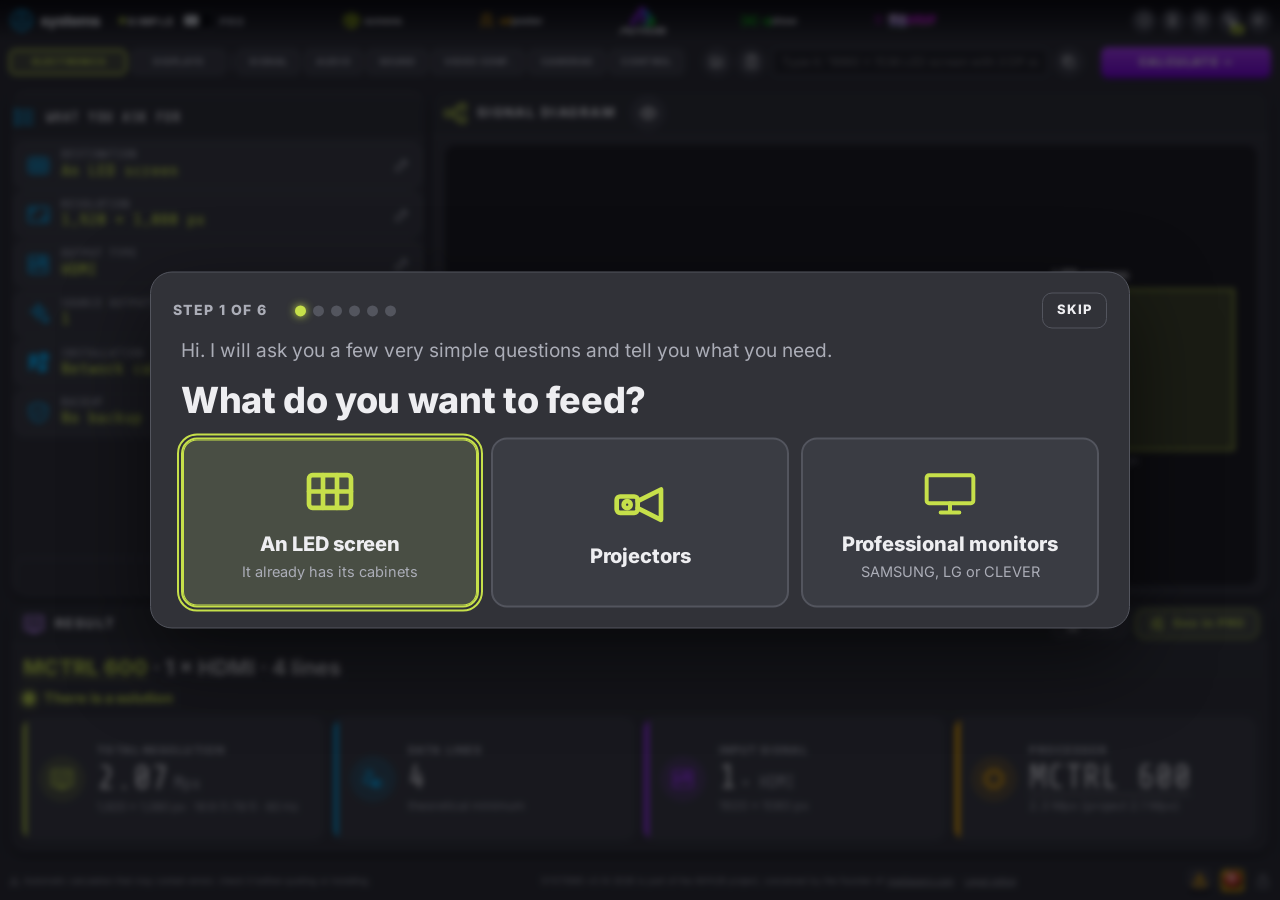
<file: index.html>
<!DOCTYPE html>
<!--
  SYSTEMS · consola (v1.1): la misma casa que SCREENS (cabecera, barra de módulos con la petición escrita y CALCULAR, SIMPLE / PRO,
  rejilla de bloques y pie, con blocks.css, simple.css e iconos.css de SCREENS). Todos los módulos viven aquí: ELECTRÓNICA (LED,
  proyección y displays, una o varias pantallas), SEÑAL Y CONECTIVIDAD, AUDIO (los 26 calculadores) y VIDEOCONFERENCIA.
  Solo se calcula con las marcas de las listas del panel AVHUB ADMIN (comun/equipos.js y comun/sistemas.js de fábrica).
  Licencia GPL-3.0 · mediaservi.com
-->
<html lang="es" data-tema="oscuro">
<head>
  <meta charset="utf-8"><meta http-equiv="Cache-Control" content="no-cache, no-store, must-revalidate"><meta http-equiv="Pragma" content="no-cache"><meta http-equiv="Expires" content="0">
  <meta name="viewport" content="width=device-width, initial-scale=1, viewport-fit=cover">
  <script>/* tableta en horizontal (táctil, de 901 a 1280 px de ancho): se maqueta a 900 px, como la tableta en vertical, para que ninguna letra quede ilegible */(function(){var m=document.querySelector('meta[name=viewport]');if(!m)return;var f=function(){var w=Math.max(screen.width,screen.height),c=matchMedia('(pointer: coarse)').matches,l=matchMedia('(orientation: landscape)').matches;m.setAttribute('content',c&&l&&w>900&&w<=1280?'width=900, viewport-fit=cover':'width=device-width, initial-scale=1, viewport-fit=cover');};f();addEventListener('orientationchange',function(){setTimeout(f,60);});})();</script>
  <title>SYSTEMS</title>
  <meta name="description" content="SYSTEMS: la electrónica, la señal, el audio y la videoconferencia de un proyecto AV, con el esquema, el resultado y el despiece de los equipos.">
  <meta name="theme-color" content="#232325">
  <link rel="icon" href="assets/systems-icono-placa.svg?v=placa2" type="image/svg+xml">
  <link rel="manifest" href="manifest.json">
  <link rel="apple-touch-icon" href="assets/iconos/systems-180.png?v=2">
  <link rel="stylesheet" href="vista/iconos.css?v=3.0">
  <link rel="stylesheet" href="vista/blocks.css?v=3.0">
  <link rel="stylesheet" href="comun/ficha.css?v=3.0">
  <link rel="stylesheet" href="vista/simple.css?v=3.0">
  <link rel="stylesheet" href="vista/casa.css?v=3.14">
  <script>(function(){try{var g=JSON.parse(localStorage.getItem('systems_casa')||'{}');document.documentElement.dataset.tema=g.tema==='claro'?'claro':'oscuro';if(g.vista!=='pro')document.documentElement.classList.add('sc-simple');}catch(e){}})();</script>
</head>
<body>
  <div id="app"></div>
  <noscript>SYSTEMS necesita JavaScript.</noscript>
  <script src="credito.js?v=3.0"></script>
  <script src="fallo.js?v=3.0"></script>
  <script src="instalar.js?v=3.0"></script>
  <script src="comun/equipos.js?v=3.0"></script>
  <script src="comun/sistemas.js?v=3.0"></script>
  <script src="comun/pantallas.js?v=3.3"></script>
  <script src="comun/electronica.js?v=3.0"></script>
  <script src="comun/ficha.js?v=3.0"></script>
  <script src="comun/fotos.js?v=3.0"></script>
  <script src="comun/medidas.js?v=3.0"></script>
  <script src="comun/web.js?v=3.2"></script>
  <script src="comun/fotorec.js?v=3.3"></script>
  <script src="comun/conectores.js?v=3.14"></script>
  <script src="comun/motor-i18n.js?v=3.0"></script>
  <script type="importmap">
  { "imports": { "three": "./assets/lib/three/three.module.min.js", "three/addons/": "./assets/lib/three/addons/" } }
  </script>
  <script type="module" src="vista/casa.js?v=3.0"></script>
</body>
</html>
</file>
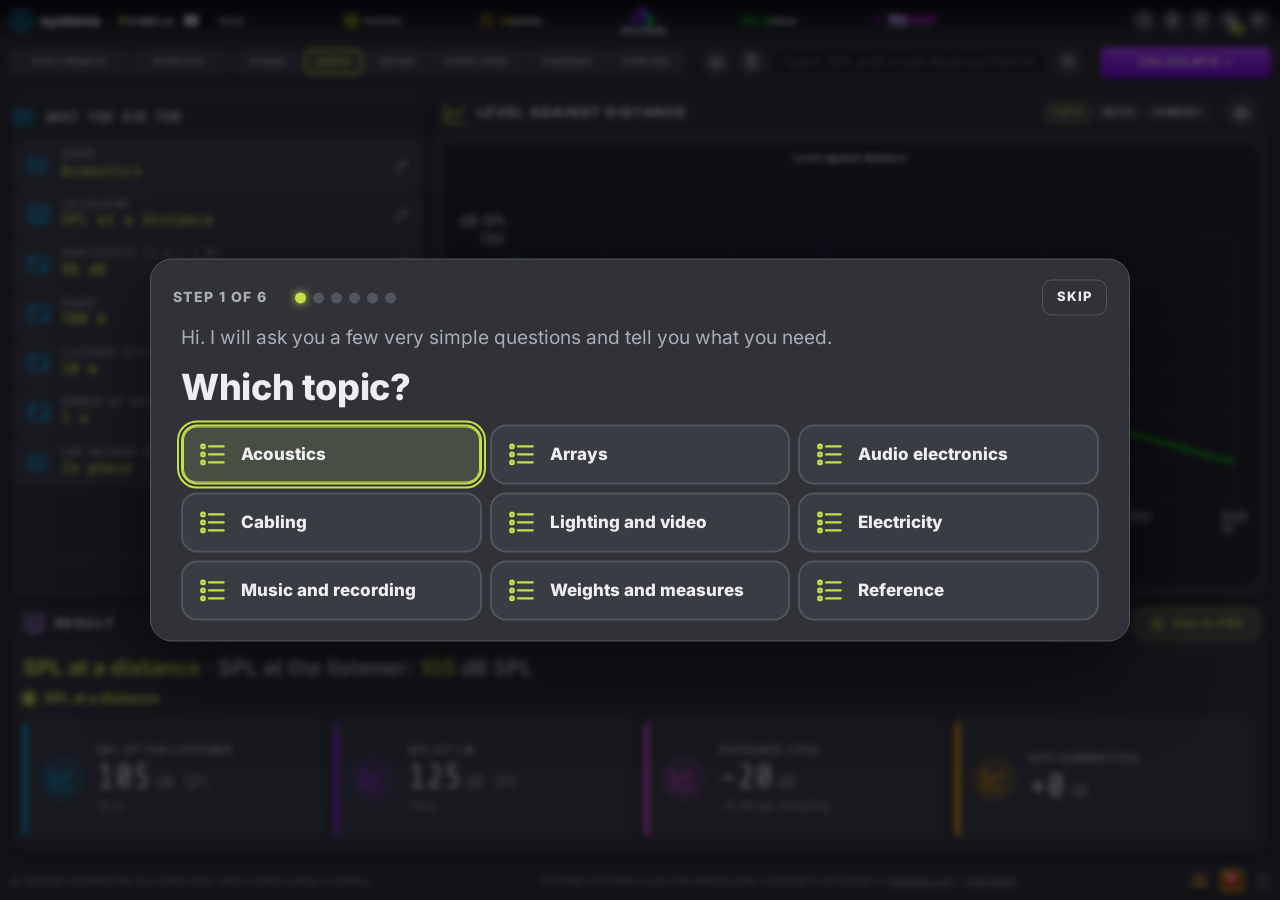
<file: blocks/index.html>
<!DOCTYPE html>
<!-- SYSTEMS · la beta BLOCKS pasó a ser la consola de SYSTEMS (v1.1): esta dirección antigua lleva allí. GPL-3.0 · mediaservi.com -->
<html lang="es"><head><meta charset="utf-8"><meta http-equiv="Cache-Control" content="no-cache, no-store, must-revalidate"><meta http-equiv="Pragma" content="no-cache"><meta http-equiv="Expires" content="0"><title>SYSTEMS</title><meta name="robots" content="noindex">
<script>location.replace('../?mod=audio');</script>
</head><body><a href="../?mod=audio">SYSTEMS</a></body></html>
</file>
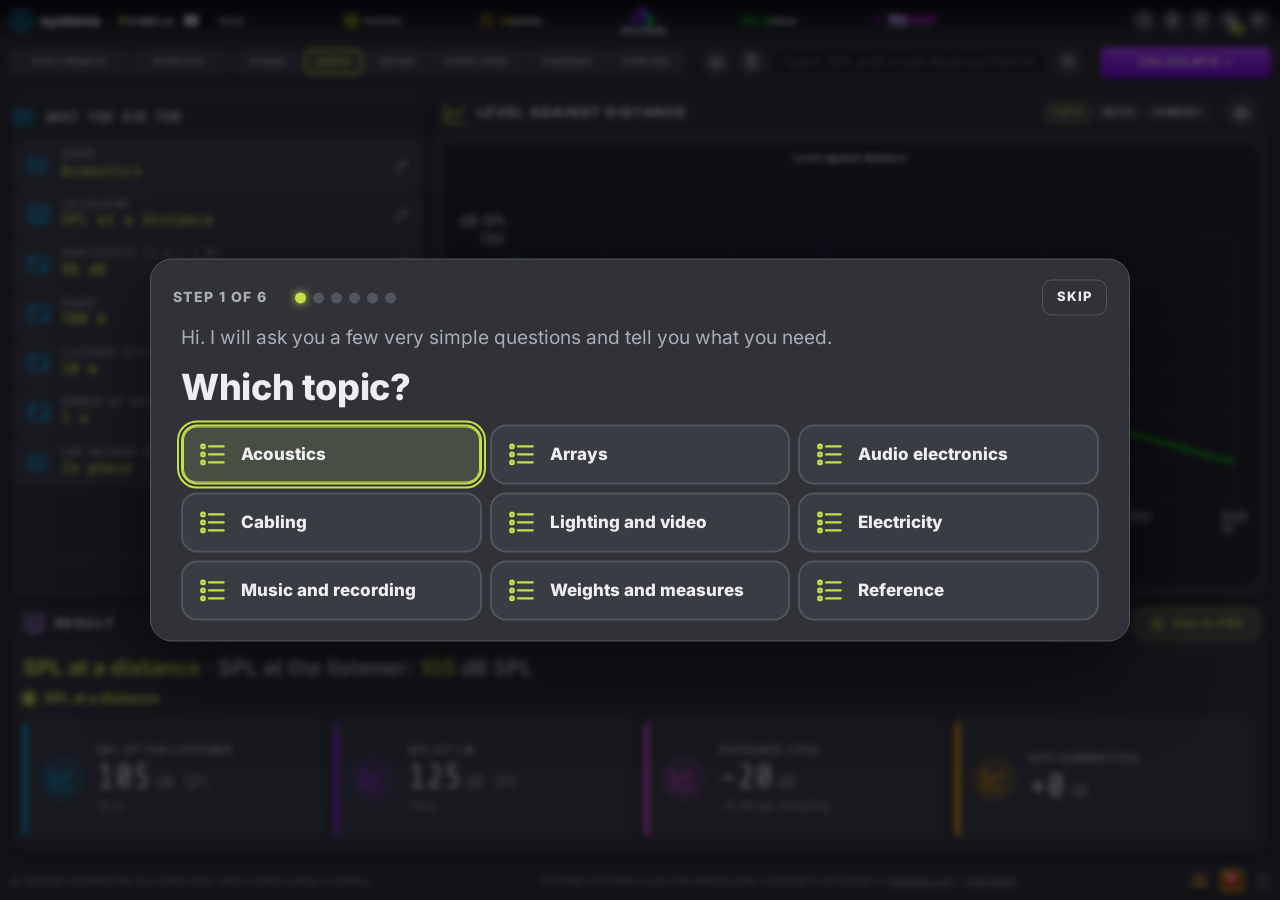
<file: audio.html>
<!DOCTYPE html>
<!-- SYSTEMS · desde la v1.1 AUDIO vive en la consola (módulo AUDIO): esta dirección antigua lleva allí. GPL-3.0 · mediaservi.com -->
<html lang="es"><head><meta charset="utf-8"><meta http-equiv="Cache-Control" content="no-cache, no-store, must-revalidate"><meta http-equiv="Pragma" content="no-cache"><meta http-equiv="Expires" content="0"><title>SYSTEMS · AUDIO</title><meta name="robots" content="noindex">
<script>try{var g=JSON.parse(localStorage.getItem('systems_casa')||'{}');g.mod='audio';localStorage.setItem('systems_casa',JSON.stringify(g));}catch(e){}location.replace('./?mod=audio');</script>
</head><body><a href="./?mod=audio">SYSTEMS · AUDIO</a></body></html>
</file>
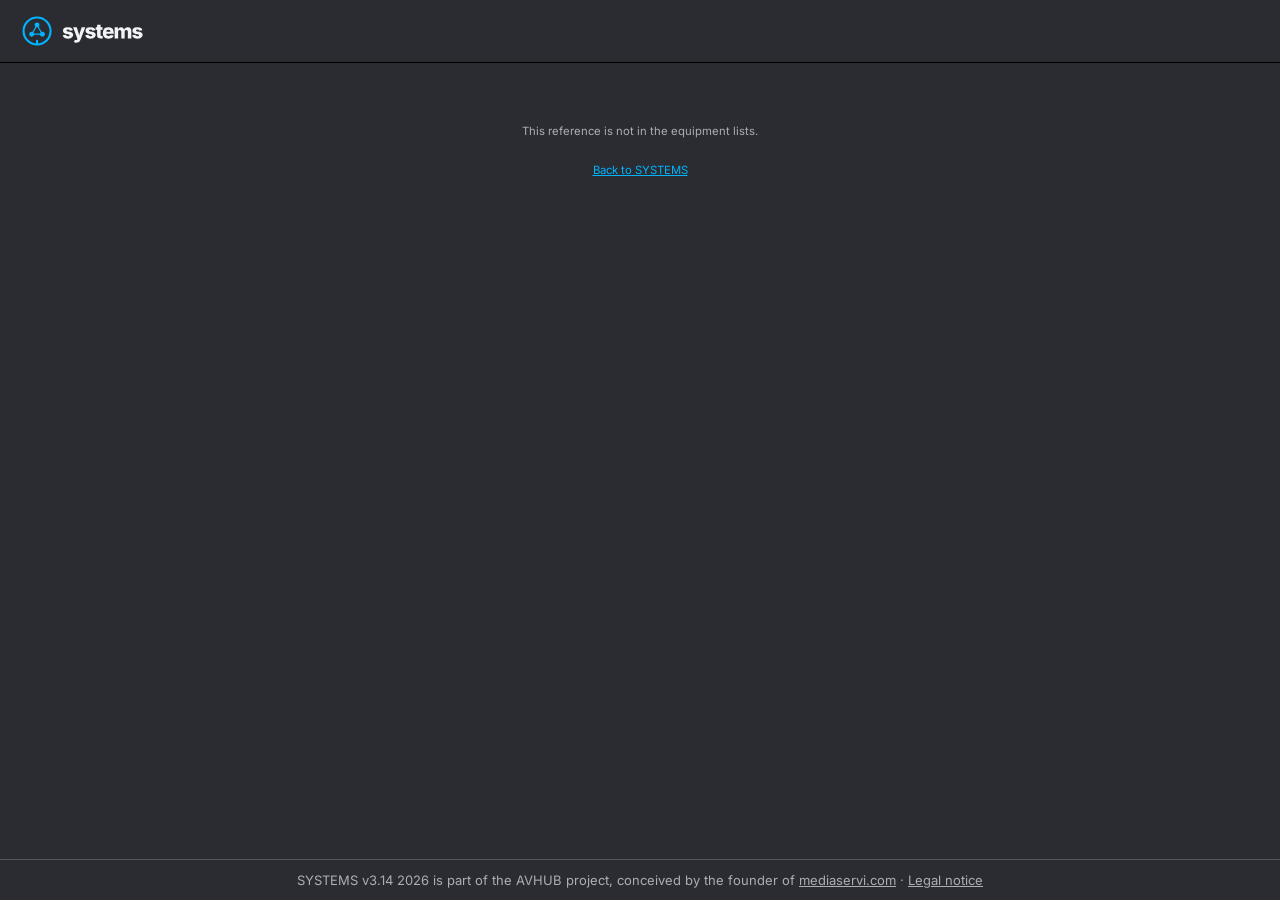
<file: ficha.html>
<!DOCTYPE html>
<!--
  SYSTEMS · ficha de producto en su propia página (v2.8; v2.9 medidas reales): se abre en pestaña nueva al tocar el nombre de un equipo.
  La misma ficha de SCREENS (comun/ficha.js). Sin precios ni stock. Licencia GPL-3.0 · mediaservi.com
-->
<html lang="es" data-tema="oscuro">
<head>
  <meta charset="utf-8">
  <meta name="viewport" content="width=device-width, initial-scale=1, viewport-fit=cover">
  <title>SYSTEMS · ficha</title>
  <meta name="theme-color" content="#232325">
  <link rel="icon" href="assets/systems-icono-placa.svg?v=placa2" type="image/svg+xml">
  <link rel="stylesheet" href="vista/blocks.css?v=3.0">
  <link rel="stylesheet" href="comun/ficha.css?v=3.0">
  <link rel="stylesheet" href="vista/ficha-pag.css?v=3.0">
  <script>(function(){try{var g=JSON.parse(localStorage.getItem('systems_casa')||'{}');document.documentElement.dataset.tema=g.tema==='claro'?'claro':'oscuro';}catch(e){}})();</script>
</head>
<body class="fp">
  <header class="fp-cab"><a class="fp-logo" href="./"><img class="t-osc" src="assets/systems-logo.svg" alt="SYSTEMS"><img class="t-cla" src="assets/systems-logo-claro.svg" alt="SYSTEMS"></a><span class="fp-sep"></span>
    <button type="button" class="fp-bt" id="fp-imp" hidden></button></header>
  <main class="fp-cu" id="fp-cu"><p class="fp-nada">…</p></main>
  <footer class="fp-pie" id="fp-pie"></footer>
  <noscript>SYSTEMS necesita JavaScript.</noscript>
  <script src="credito.js?v=3.0"></script>
  <script src="comun/equipos.js?v=3.0"></script>
  <script src="comun/sistemas.js?v=3.0"></script>
  <script src="comun/pantallas.js?v=3.3"></script>
  <script src="comun/ficha.js?v=3.0"></script>
  <script src="comun/fotos.js?v=3.0"></script>
  <script src="comun/medidas.js?v=3.0"></script>
  <script src="comun/web.js?v=3.2"></script>
  <script src="comun/motor-i18n.js?v=3.0"></script>
  <script type="module" src="vista/ficha-pag.js?v=3.0"></script>
  <script>/* v2.9 · si la ficha no ha arrancado (archivos viejos en la caché del servidor justo después de una actualización), aviso y reintento */
  setTimeout(function () { var c = document.getElementById('fp-cu'); if (!c || !/^\s*…\s*$/.test(c.textContent)) return; var l = (new URLSearchParams(location.search).get('lang') || navigator.language || 'es').slice(0, 2);
    var M = { es: ['La ficha está tardando en cargar.', 'Reintentar'], en: ['The datasheet is taking long to load.', 'Retry'], ca: ['La fitxa triga a carregar.', 'Tornar-ho a provar'] }[l] || ['La ficha está tardando en cargar.', 'Reintentar'];
    var u = new URL(location.href); u.searchParams.set('r', Date.now());
    c.innerHTML = '<p class="fp-nada">' + M[0] + '<br><a href="' + u.href.replace(/"/g, '&quot;') + '">' + M[1] + '</a></p>'; }, 7000);</script>
</body>
</html>
</file>
<file: vista/iconos.css>
/* BLOCKS · iconos originales de SCREENS (los mismos de la versión clásica, led.html), como máscaras que toman el color del texto */
.ic { display: inline-block; width: 1.2em; height: 1.2em; flex: none; vertical-align: -0.22em; background-color: currentColor; -webkit-mask: var(--m) center / contain no-repeat; mask: var(--m) center / contain no-repeat; }
.ic-info{--m:url([data-uri])}
.ic-lang{--m:url([data-uri])}
.ic-download{--m:url([data-uri])}
.ic-tipo{--m:url([data-uri])}
.ic-pitch{--m:url([data-uri])}
.ic-nits{--m:url([data-uri])}
.ic-cabinet{--m:url([data-uri])}
.ic-tamano{--m:url([data-uri])}
.ic-cosido{--m:url([data-uri])}
.ic-resolucion{--m:url([data-uri])}
.ic-mic{--m:url([data-uri])}
.ic-audio{--m:url([data-uri])}
.ic-oido{--m:url([data-uri])}
.ic-archivo{--m:url([data-uri])}
.ic-contenido{--m:url([data-uri])}
.ic-dimensiones{--m:url([data-uri])}
.ic-distancia{--m:url([data-uri])}
.ic-cabinets{--m:url([data-uri])}
.ic-instalacion{--m:url([data-uri])}
.ic-senal{--m:url([data-uri])}
.ic-inicio{--m:url("data:image/svg+xml,%3Csvg xmlns='http://www.w3.org/2000/svg' viewBox='0 0 24 24' fill='none' stroke='black' stroke-width='2' stroke-linejoin='round'%3E%3Cpath d='M3 11l9-7 9 7v9a1 1 0 0 1-1 1h-5v-6h-6v6H4a1 1 0 0 1-1-1z'/%3E%3C/svg%3E")}
.ic-pdf{--m:url("data:image/svg+xml,%3Csvg xmlns='http://www.w3.org/2000/svg' viewBox='0 0 24 24' fill='none' stroke='black' stroke-width='2' stroke-linecap='round' stroke-linejoin='round'%3E%3Cpath d='M14 2H6a2 2 0 0 0-2 2v16a2 2 0 0 0 2 2h12a2 2 0 0 0 2-2V8z'/%3E%3Cpath d='M14 2v6h6'/%3E%3Cpath d='M8 13h8M8 17h8M8 9h2'/%3E%3C/svg%3E")}
</file>
<file: vista/blocks.css>
/* BLOCKS · interfaz por bloques fijos de AVHUB · mediaservi.com · GPL-3.0
   La pantalla se divide siempre igual: dos franjas de cabecera (H1L·H1C·H1R y HM1·HM2·HM3), una rejilla central de 6 × 3
   (M1A M1B · M2A M2B · M3A…M3F y las dos «mini pantallas» S1A y S1B) y una franja de pie (F1L·F1C·F1R).
   Nada se desplaza por fuera: todo se mide en «u» (una 1920.ª parte del ancho o una 1080.ª del alto, lo que antes se acabe),
   así que la plantilla se readapta sola al tamaño de la ventana. Dentro de un bloque sí puede haber desplazamiento. */
@font-face { font-family: 'Inter'; font-weight: 400; font-display: swap; src: url(../assets/fonts/inter-latin-400-normal.woff2) format('woff2'); }
@font-face { font-family: 'Inter'; font-weight: 500 600; font-display: swap; src: url(../assets/fonts/inter-latin-500-normal.woff2) format('woff2'); }
@font-face { font-family: 'Inter'; font-weight: 700; font-display: swap; src: url(../assets/fonts/inter-latin-700-normal.woff2) format('woff2'); }
@font-face { font-family: 'Inter'; font-weight: 800 900; font-display: swap; src: url(../assets/fonts/inter-latin-800-normal.woff2) format('woff2'); }
@font-face { font-family: 'Share Tech Mono'; font-weight: 400; font-display: swap; src: url(../assets/fonts/share-tech-mono-latin-400-normal.woff2) format('woff2'); }
:root { --u: min(calc(100vw / 1920), calc(100dvh / 1080)); color-scheme: dark;
  --fondo: #0e0e11; --franja: #17171b; --franja2: #1c1c21; --blk: #1b1b20; --blk2: #232329; --linea: #34343c; --txt: #f1f1f4; --tenue: #9a9aa5; --campo: #101013;
  --verde: #00ff04; --verde-txt: #00ff04; --violeta: #a033ff; --azul: #00b4ff; --ambar: #ffb000; --rojo: #ff4d5e; --sombra: 0 calc(var(--u) * 6) calc(var(--u) * 18) rgba(0, 0, 0, .45); }
/* modo claro: gris claro, no blanco */
:root[data-tema="claro"] { color-scheme: light; --fondo: #b9bcc3; --franja: #d3d5da; --franja2: #c8cad0; --blk: #e3e4e8; --blk2: #d6d8dd; --linea: #a4a7b0; --txt: #17181c; --tenue: #555963; --campo: #f0f1f3;
  --verde-txt: #0a7f0d; --violeta: #7a14d6; --azul: #0071b8; --ambar: #a86a00; --rojo: #c8182c; --sombra: 0 calc(var(--u) * 5) calc(var(--u) * 14) rgba(40, 44, 56, .28); }
* { box-sizing: border-box; }
html, body { margin: 0; height: 100%; overflow: hidden; background: var(--fondo); color: var(--txt); font-family: Inter, system-ui, Arial, sans-serif; font-size: calc(var(--u) * 17); -webkit-font-smoothing: antialiased; }
button, input, select { font: inherit; color: inherit; }
button { cursor: pointer; }
.mono { font-family: 'Share Tech Mono', ui-monospace, monospace; }
.blocks { position: fixed; inset: 0; display: grid; grid-template-rows: calc(var(--u) * 62) calc(var(--u) * 62) minmax(0, 1fr) calc(var(--u) * 58) calc(var(--u) * 24); }
.franja { display: grid; min-height: 0; border-bottom: 1px solid var(--linea); background: var(--franja); }
.franja > * { display: flex; align-items: center; min-width: 0; padding: 0 calc(var(--u) * 14); gap: calc(var(--u) * 10); }
.franja > * + * { border-left: 1px solid var(--linea); }
.f-h1 { grid-template-columns: 400fr 1120fr 400fr; }
.f-hm { grid-template-columns: 640fr 998fr 282fr; background: var(--franja2); }
.f-f1 { grid-template-columns: 398fr 1120fr 402fr; border-top: 1px solid var(--linea); border-bottom: 0; }
.f-cred { display: flex; align-items: center; justify-content: center; gap: calc(var(--u) * 8); font-size: calc(var(--u) * 12.5); color: var(--tenue); background: var(--fondo); white-space: nowrap; overflow: hidden; }
.f-cred a { color: inherit; }
/* rejilla central 6 × 3 */
.rejilla { min-height: 0; display: grid; grid-template-columns: repeat(6, minmax(0, 1fr)); grid-template-rows: repeat(3, minmax(0, 1fr)); gap: calc(var(--u) * 10); padding: calc(var(--u) * 12) calc(var(--u) * 16);
  grid-template-areas: "m1a m1b s1a s1a s1b s1b" "m2a m2b s1a s1a s1b s1b" "m3a m3b m3c m3d m3e m3f"; }
.blk { min-width: 0; min-height: 0; display: flex; flex-direction: column; background: var(--blk); border: 1px solid var(--linea); border-radius: calc(var(--u) * 16); box-shadow: var(--sombra); overflow: hidden; position: relative; }
.blk::before { content: ''; position: absolute; left: 0; right: 0; top: 0; height: calc(var(--u) * 4); background: var(--ac, var(--verde)); opacity: .9; }
.blk-cab { flex: none; display: flex; align-items: center; gap: calc(var(--u) * 8); padding: calc(var(--u) * 13) calc(var(--u) * 14) calc(var(--u) * 6); font-size: calc(var(--u) * 13.5); font-weight: 800; letter-spacing: .12em; text-transform: uppercase; color: var(--tenue); white-space: nowrap; }
.blk-cab b { color: var(--txt); font-weight: 800; overflow: hidden; text-overflow: ellipsis; }
.blk-cab .sep { flex: 1; }
.blk-cab .id { font-size: calc(var(--u) * 10); letter-spacing: .08em; opacity: .45; }
.blk-cu { flex: 1; min-height: 0; overflow: auto; padding: calc(var(--u) * 4) calc(var(--u) * 14) calc(var(--u) * 12); display: flex; flex-direction: column; gap: calc(var(--u) * 8); scrollbar-width: thin; }
.blk.pant .blk-cu { padding: 0 calc(var(--u) * 8) calc(var(--u) * 8); overflow: hidden; }
/* piezas comunes */
.ic-bt { flex: none; display: inline-flex; align-items: center; justify-content: center; width: calc(var(--u) * 34); height: calc(var(--u) * 34); border-radius: 50%; border: 1px solid var(--linea); background: var(--blk2); color: var(--txt); padding: 0; }
.ic-bt:hover, .ic-bt:focus-visible { border-color: var(--verde-txt); color: var(--verde-txt); outline: none; }
.ic-bt svg { width: 58%; height: 58%; }
.ic-bt.g { width: calc(var(--u) * 42); height: calc(var(--u) * 42); }
.tog { flex: 1 1 0; min-width: 0; display: inline-flex; align-items: center; justify-content: center; gap: calc(var(--u) * 6); min-height: calc(var(--u) * 40); padding: 0 calc(var(--u) * 10); border-radius: calc(var(--u) * 9); border: 1px solid var(--linea); background: var(--blk2); color: var(--tenue); font-size: calc(var(--u) * 14.5); font-weight: 800; letter-spacing: .06em; text-transform: uppercase; white-space: nowrap; }
.tog[aria-pressed="true"] { border-color: var(--verde-txt); color: var(--verde-txt); background: color-mix(in srgb, var(--verde) 12%, var(--blk)); box-shadow: inset 0 0 0 1px var(--verde-txt); }
.tog:disabled { opacity: .4; cursor: default; }
.fila { display: flex; gap: calc(var(--u) * 8); align-items: center; min-width: 0; }
.fila.envuelve { flex-wrap: wrap; }
.fila.tres { gap: calc(var(--u) * 5); }
.fila.tres .tog { font-size: calc(var(--u) * 12.5); letter-spacing: .02em; padding: 0 calc(var(--u) * 3); min-height: calc(var(--u) * 36); }
.blk-cu > .num, .blk-cu > .fila, .blk-cu > select, .blk-cu > .cabmini { flex: none; }
.num { flex: 1 1 0; min-width: 0; display: flex; align-items: stretch; border: 1px solid var(--linea); border-radius: calc(var(--u) * 9); background: var(--campo); overflow: hidden; }
.num label { display: flex; align-items: center; padding: 0 calc(var(--u) * 8); font-size: calc(var(--u) * 12); font-weight: 800; letter-spacing: .08em; color: var(--tenue); text-transform: uppercase; }
.num input { flex: 1; min-width: 0; width: 100%; border: 0; background: transparent; text-align: right; padding: calc(var(--u) * 7) calc(var(--u) * 4); font-family: 'Share Tech Mono', monospace; font-size: calc(var(--u) * 26); outline: none; -moz-appearance: textfield; }
.num input::-webkit-outer-spin-button, .num input::-webkit-inner-spin-button { -webkit-appearance: none; }
.num span { display: flex; align-items: center; padding-right: calc(var(--u) * 6); color: var(--tenue); font-size: calc(var(--u) * 14); }
.num .pm { display: flex; flex-direction: column; border-left: 1px solid var(--linea); }
.num .pm button { flex: 1; border: 0; background: var(--blk2); width: calc(var(--u) * 28); font-size: calc(var(--u) * 11); padding: 0; line-height: 1; }
.num .pm button + button { border-top: 1px solid var(--linea); }
.num:focus-within { border-color: var(--verde-txt); }
.dato { display: flex; align-items: baseline; justify-content: space-between; gap: calc(var(--u) * 8); border-bottom: 1px dotted var(--linea); padding: calc(var(--u) * 2) 0; font-size: calc(var(--u) * 14.5); color: var(--tenue); }
.dato b { color: var(--txt); font-family: 'Share Tech Mono', monospace; font-weight: 400; font-size: calc(var(--u) * 16.5); text-align: right; }
.dato span { flex: none; }
.dato b { white-space: nowrap; min-width: 0; overflow: hidden; }   /* v10.45 · sin saltos de línea: si no cabe, se reduce (ajustaTextos) */
.gran { font-family: 'Share Tech Mono', monospace; font-size: calc(var(--u) * 38); line-height: 1.05; letter-spacing: -.01em; white-space: nowrap; }
.gran small { font-family: Inter, sans-serif; font-size: calc(var(--u) * 15); font-weight: 700; color: var(--tenue); margin-left: calc(var(--u) * 5); letter-spacing: 0; }
.nota { font-size: calc(var(--u) * 13); color: var(--tenue); line-height: 1.3; }
.chip { display: inline-flex; align-items: center; gap: calc(var(--u) * 5); padding: calc(var(--u) * 2) calc(var(--u) * 9); border-radius: 99px; border: 1px solid var(--linea); font-size: calc(var(--u) * 12); font-weight: 800; letter-spacing: .06em; text-transform: uppercase; white-space: nowrap; color: var(--tenue); }
.chip.ok { border-color: var(--verde-txt); color: var(--verde-txt); }
.chip.av { border-color: var(--ambar); color: var(--ambar); }
.chip.no { opacity: .5; }
select.sel { width: 100%; min-width: 0; border: 1px solid var(--verde-txt); background: var(--campo); border-radius: calc(var(--u) * 9); padding: calc(var(--u) * 8) calc(var(--u) * 8); font-weight: 800; font-size: calc(var(--u) * 16); color: var(--verde-txt); }
/* cabeceras */
.logo { height: calc(var(--u) * 38); width: auto; display: block; }
:root[data-tema="claro"] .logo.inv { filter: invert(1) hue-rotate(180deg); }
.fam { flex: 1; display: flex; align-items: center; justify-content: space-evenly; gap: calc(var(--u) * 12); min-width: 0; }
.fam a { display: flex; align-items: center; opacity: .75; }
.fam a:hover { opacity: 1; }
.fam img { height: calc(var(--u) * 26); width: auto; display: block; }
.fam .av img { height: calc(var(--u) * 44); }
.h1r { justify-content: flex-end; }
.pide { flex: 1; min-width: 0; height: calc(var(--u) * 42); border: 1px solid var(--linea); border-radius: calc(var(--u) * 10); background: var(--campo); padding: 0 calc(var(--u) * 14); font-size: calc(var(--u) * 18); outline: none; }
.pide:focus { border-color: var(--verde-txt); }
.calcular { flex: 1; height: calc(var(--u) * 44); border: 0; border-radius: calc(var(--u) * 10); background: linear-gradient(180deg, #b03cff, #7a00e0); color: #fff; font-weight: 900; letter-spacing: .12em; font-size: calc(var(--u) * 17); box-shadow: 0 calc(var(--u) * 3) 0 #4a0090; }
.calcular:active { transform: translateY(calc(var(--u) * 2)); box-shadow: 0 calc(var(--u) * 1) 0 #4a0090; }
.pie-txt { font-size: calc(var(--u) * 15); white-space: nowrap; overflow: hidden; text-overflow: ellipsis; }
.led-est { width: calc(var(--u) * 11); height: calc(var(--u) * 11); border-radius: 50%; background: var(--ambar); flex: none; box-shadow: 0 0 calc(var(--u) * 8) currentColor; }
.led-est.ok { background: var(--verde); } .led-est.mal { background: var(--rojo); }
/* mini pantallas */
.lienzo { flex: 1; min-height: 0; border-radius: calc(var(--u) * 10); overflow: hidden; position: relative; background: #1a1a1d center / cover; }
.lienzo svg { position: absolute; inset: 0; width: 100%; height: 100%; display: block; }
.lienzo.papel { background: var(--campo); }
.pestanas { display: flex; gap: calc(var(--u) * 4); }
.pestanas button { border: 1px solid var(--linea); background: var(--blk2); color: var(--tenue); border-radius: calc(var(--u) * 7); padding: calc(var(--u) * 3) calc(var(--u) * 9); font-size: calc(var(--u) * 12); font-weight: 800; letter-spacing: .06em; text-transform: uppercase; }
.pestanas button[aria-pressed="true"] { border-color: var(--verde-txt); color: var(--verde-txt); }
.fondos { position: absolute; left: 50%; bottom: calc(var(--u) * 8); transform: translateX(-50%); display: flex; gap: calc(var(--u) * 5); padding: calc(var(--u) * 4); border-radius: calc(var(--u) * 8); background: rgba(0, 0, 0, .55); }
.fondos button { width: calc(var(--u) * 34); height: calc(var(--u) * 22); border-radius: calc(var(--u) * 4); border: 2px solid transparent; background: center / cover; padding: 0; }
.fondos button[aria-pressed="true"] { border-color: var(--verde); }
/* ventana grande (el ojo) y ajustes (la ruedita) */
.velo { position: fixed; inset: 0; z-index: 50; display: none; align-items: center; justify-content: center; background: rgba(4, 4, 8, .72); backdrop-filter: blur(3px); }
.velo.on { display: flex; }
.vent { width: 88vw; height: 86dvh; display: flex; flex-direction: column; background: var(--blk); border: 1px solid var(--linea); border-radius: calc(var(--u) * 18); box-shadow: 0 calc(var(--u) * 20) calc(var(--u) * 60) rgba(0, 0, 0, .6); overflow: hidden; }
.vent.ajustes { width: min(calc(var(--u) * 760), 92vw); height: auto; max-height: 86dvh; }
.vent-cab { flex: none; display: flex; align-items: center; gap: calc(var(--u) * 10); padding: calc(var(--u) * 12) calc(var(--u) * 16); border-bottom: 1px solid var(--linea); font-weight: 800; letter-spacing: .1em; text-transform: uppercase; font-size: calc(var(--u) * 17); }
.vent-cab .sep { flex: 1; }
.vent-cu { flex: 1; min-height: 0; overflow: auto; padding: calc(var(--u) * 14); display: flex; flex-direction: column; gap: calc(var(--u) * 12); }
.vent-cu .lienzo { min-height: 0; }
.aj { display: grid; grid-template-columns: minmax(0, 1fr) minmax(0, 1.5fr); gap: calc(var(--u) * 10) calc(var(--u) * 14); align-items: center; }
.aj > label { font-size: calc(var(--u) * 15); font-weight: 700; }
.aj > label small { display: block; font-weight: 400; color: var(--tenue); font-size: calc(var(--u) * 12.5); }
.fichas-v { display: grid; grid-template-columns: repeat(auto-fit, minmax(calc(var(--u) * 430), 1fr)); gap: calc(var(--u) * 14); align-items: start; }
/* cabinet en miniatura */
.cabmini { display: flex; gap: calc(var(--u) * 10); align-items: center; min-height: 0; }
.cabmini img, .cabmini .sinfoto { flex: none; width: calc(var(--u) * 86); height: calc(var(--u) * 86); object-fit: contain; background: #fff; border-radius: calc(var(--u) * 9); border: 1px solid var(--linea); }
.cabmini .sinfoto { display: flex; align-items: center; justify-content: center; background: var(--blk2); color: var(--tenue); font-size: calc(var(--u) * 11); }
.rej-cab { display: grid; gap: 1px; flex: none; width: calc(var(--u) * 84); aspect-ratio: 1; align-content: center; justify-content: center; }
.rej-cab i { background: var(--verde); opacity: .85; border-radius: 1px; }
.res-chips { display: flex; gap: calc(var(--u) * 5); flex-wrap: wrap; }
.aviso-movil { display: none; position: fixed; left: 0; right: 0; bottom: 0; z-index: 40; padding: 8px 12px; background: #7a00e0; color: #fff; font-size: 12px; justify-content: center; text-align: center; }

.fichas-v { zoom: 1.3; }

/* ===== beta 2 ===== */
/* temas más grises: el oscuro ya no es negro y el claro ya no es casi blanco */
:root { --fondo: #2b2c31; --franja: #2b2c31; --franja2: #2b2c31; --blk: #313238; --blk2: #3a3c43; --linea: #53555e; --txt: #eeeef1; --tenue: #abadb7; --campo: #1f2024; }
:root[data-tema="claro"] { --fondo: #a6a9b0; --franja: #a6a9b0; --franja2: #a6a9b0; --blk: #b3b6bc; --blk2: #babdc3; --linea: #83868f; --txt: #141519; --tenue: #3c3f47; --campo: #ced1d6;
  --verde-txt: #05480a; --violeta: #5a0aa8; --azul: #004f85; --ambar: #6b4300; --rojo: #9a0f20; }
/* los bloques no enseñan su marco: la plantilla ordena, no se dibuja */
.franja, .f-f1 { border: 0; }
.franja > * + * { border-left: 0; }
.f-cred { background: transparent; }
.blk { background: transparent; border: 0; box-shadow: none; border-radius: 0; overflow: visible; }
.blk::before { display: none; }
.blk-cab { padding: calc(var(--u) * 6) calc(var(--u) * 6) calc(var(--u) * 6); }
.blk-cab .id { display: none; }
.blk-cu { padding: calc(var(--u) * 2) calc(var(--u) * 6) calc(var(--u) * 6); }
.blk.pant .blk-cu { padding: 0; }
.rejilla { gap: calc(var(--u) * 14) calc(var(--u) * 18); }
/* icono distintivo de cada bloque */
.blk-ic { flex: none; display: inline-flex; width: calc(var(--u) * 24); height: calc(var(--u) * 24); color: var(--ac, var(--verde-txt)); }
.blk-ic svg { width: 100%; height: 100%; }
:root[data-tema="claro"] .blk-ic { filter: brightness(.55) saturate(1.4); }
.tog svg { flex: none; width: 1.25em; height: 1.25em; }
.fila.grupo { gap: calc(var(--u) * 5); }
.ic-bt[aria-pressed="true"] { border-color: var(--rojo); color: var(--rojo); box-shadow: 0 0 0 calc(var(--u) * 3) color-mix(in srgb, var(--rojo) 30%, transparent); }
.h1r { gap: calc(var(--u) * 7) !important; --avf: calc(var(--u) * 38); --avi: calc(var(--u) * 36); }
.h1r .ic-bt.g { width: calc(var(--u) * 36); height: calc(var(--u) * 36); }
/* aviso en pantalla */
.tostada { position: fixed; left: 50%; bottom: calc(var(--u) * 100); z-index: 90; transform: translate(-50%, calc(var(--u) * 14)); max-width: 80vw; padding: calc(var(--u) * 12) calc(var(--u) * 22); border-radius: calc(var(--u) * 12); background: #101114; color: #fff; border: 1px solid #00ff04; font-size: calc(var(--u) * 17); font-weight: 700; box-shadow: 0 calc(var(--u) * 10) calc(var(--u) * 30) rgba(0, 0, 0, .5); opacity: 0; pointer-events: none; transition: opacity .18s, transform .18s; text-align: center; }
.tostada.on { opacity: 1; transform: translate(-50%, 0); }
.blk-cab { min-height: calc(var(--u) * 46); }
.fondos { bottom: auto; top: calc(var(--u) * 8); }
:root[data-tema="claro"] .fam img { filter: invert(1) hue-rotate(180deg) saturate(1.3); }
/* color de marca: la lima del cubo de SCREENS manda en lo seleccionado y en los acentos; el verde flúor queda solo para resaltar (foco, paso del ratón, piloto de estado, avisos) */
:root { --marca: #d4ff00; --verde-txt: #d4ff00; }
:root[data-tema="claro"] { --marca: #d4ff00; --verde-txt: #3d4a00; }
.tog[aria-pressed="true"] { background: color-mix(in srgb, var(--marca) 14%, var(--blk)); }
:root[data-tema="claro"] .tog[aria-pressed="true"], :root[data-tema="claro"] .pestanas button[aria-pressed="true"] { background: var(--marca); color: #1c2200; border-color: #3d4a00; }
.rej-cab i { background: var(--marca); }
:root[data-tema="claro"] .rej-cab i { background: #5f7300; }
.fondos button[aria-pressed="true"] { border-color: var(--marca); }
.ic-bt:hover, .ic-bt:focus-visible, .tog:hover, .tog:focus-visible, .pestanas button:hover { box-shadow: 0 0 0 calc(var(--u) * 2) var(--verde), 0 0 calc(var(--u) * 12) color-mix(in srgb, var(--verde) 60%, transparent); border-color: var(--verde); outline: none; }
.ic-bt:hover, .ic-bt:focus-visible { color: inherit; }
/* beta 3: vuelve el relieve de burbuja de cada bloque (sin línea de marco); cabeceras y pie siguen sin rectángulos */
:root { --relieve: inset 0 1px 0 rgba(255, 255, 255, .09), inset 0 -1px 0 rgba(0, 0, 0, .28), 0 calc(var(--u) * 7) calc(var(--u) * 18) rgba(0, 0, 0, .34); }
:root[data-tema="claro"] { --relieve: inset 0 1px 0 rgba(255, 255, 255, .55), inset 0 -1px 0 rgba(0, 0, 0, .12), 0 calc(var(--u) * 6) calc(var(--u) * 16) rgba(30, 34, 46, .26); }
.blk { background: linear-gradient(180deg, var(--blk), color-mix(in srgb, var(--blk) 86%, var(--fondo))); border-radius: calc(var(--u) * 18); box-shadow: var(--relieve); overflow: hidden; }
.blk-cab { padding: calc(var(--u) * 8) calc(var(--u) * 14) calc(var(--u) * 4); }
.blk-cu { padding: calc(var(--u) * 2) calc(var(--u) * 14) calc(var(--u) * 12); }
.blk.pant .blk-cu { padding: 0 calc(var(--u) * 8) calc(var(--u) * 8); }
.rejilla { gap: calc(var(--u) * 12); }
/* cosido de la señal: automático, vertical u horizontal */
.cosidos { position: absolute; left: 50%; top: calc(var(--u) * 8); transform: translateX(-50%); display: flex; align-items: center; gap: calc(var(--u) * 5); white-space: nowrap; font-size: calc(var(--u) * 12); font-weight: 800; letter-spacing: .06em; text-transform: uppercase; color: var(--tenue); }
.cosidos button { border: 1px solid var(--linea); background: var(--blk2); color: var(--tenue); border-radius: calc(var(--u) * 7); padding: calc(var(--u) * 4) calc(var(--u) * 10); font: inherit; }
.cosidos button[aria-pressed="true"] { border-color: var(--verde-txt); color: var(--verde-txt); }
:root[data-tema="claro"] .cosidos button[aria-pressed="true"] { background: var(--marca); color: #1c2200; border-color: #3d4a00; }
.cosidos button:hover { border-color: var(--verde); box-shadow: 0 0 0 calc(var(--u) * 2) var(--verde); }
.cosidos em { font-style: normal; color: var(--txt); }
.vent .cosidos { font-size: calc(var(--u) * 15); top: calc(var(--u) * 12); }
/* contenido de la pantalla: fuentes de prueba, enlace propio y archivo */
.rot { font-size: calc(var(--u) * 13); font-weight: 800; letter-spacing: .1em; text-transform: uppercase; color: var(--tenue); }
.fuentes { display: flex; flex-direction: column; gap: calc(var(--u) * 6); }
.fuente { display: flex; align-items: center; gap: calc(var(--u) * 8); }
.fuente .tog { flex: none; width: calc(var(--u) * 44); min-height: calc(var(--u) * 38); }
.fuente b { font-size: calc(var(--u) * 16); }
.fuente .pide, .vent .pide { height: calc(var(--u) * 38); font-size: calc(var(--u) * 15); }
.fuente[data-on="true"] .pide { border-color: var(--verde-txt); }
/* beta 9: cada opción en su bloque */
.tog.mini { flex: none; min-height: calc(var(--u) * 34); padding: 0 calc(var(--u) * 9); font-size: calc(var(--u) * 13); border-radius: calc(var(--u) * 17); }
.fila.op > span { flex: 0 0 34%; min-width: 0; font-size: calc(var(--u) * 14.5); color: var(--tenue); white-space: nowrap; overflow: hidden; text-overflow: ellipsis; }
.fila.op .tog { min-height: calc(var(--u) * 30); }
.elev { position: absolute; right: calc(var(--u) * 8); top: calc(var(--u) * 8); display: flex; align-items: center; gap: calc(var(--u) * 5); padding: calc(var(--u) * 4) calc(var(--u) * 6); border-radius: calc(var(--u) * 8); background: rgba(0, 0, 0, .55); color: #fff; font-size: calc(var(--u) * 12); font-weight: 800; letter-spacing: .06em; text-transform: uppercase; white-space: nowrap; }
.elev b { font-family: 'Share Tech Mono', monospace; font-weight: 400; font-size: calc(var(--u) * 15); min-width: calc(var(--u) * 58); text-align: center; text-transform: none; }
.elev button { width: calc(var(--u) * 24); height: calc(var(--u) * 22); border-radius: calc(var(--u) * 5); border: 1px solid rgba(255, 255, 255, .45); background: rgba(255, 255, 255, .12); color: #fff; padding: 0; font-size: calc(var(--u) * 16); line-height: 1; }
.elev button:hover { border-color: var(--verde); box-shadow: 0 0 0 calc(var(--u) * 2) var(--verde); }
.fondos { left: calc(var(--u) * 8); transform: none; }
.f1r { justify-content: flex-end; gap: calc(var(--u) * 10) !important; --avf: calc(var(--u) * 40); --avi: calc(var(--u) * 38); }
#pie-l .nota { font-size: calc(var(--u) * 13); }
/* iconos originales (máscaras .ic) dentro de botones, cabeceras de bloque y conmutadores */
.ic-bt .ic { width: 62%; height: 62%; vertical-align: 0; }
.blk-ic .ic { width: 100%; height: 100%; vertical-align: 0; }
.tog .ic { width: 1.25em; height: 1.25em; vertical-align: 0; }
.vent-cab .ic { width: 1.3em; height: 1.3em; }
[data-blk="M1A"] .blk-cu { gap: calc(var(--u) * 6); }
[data-blk="M1A"] .fila.tres .tog { min-height: calc(var(--u) * 30); }
.fila.op.cf > span { flex: 1 1 0; }
.fila.op.cf .tog { flex: 0 0 calc(var(--u) * 40); font-size: calc(var(--u) * 18); }
.fila.op.cf b { flex: 0 0 calc(var(--u) * 46); text-align: center; font-size: calc(var(--u) * 20); font-weight: 400; }
.fila.op > span .ic { width: 1.05em; height: 1.05em; }
[data-blk="M3F"] select.sel { padding: calc(var(--u) * 4) calc(var(--u) * 6); font-size: calc(var(--u) * 16); }
.blk-cab .pestanas button { padding: calc(var(--u) * 3) calc(var(--u) * 8); }
.fila.op.cf > span { flex: 0 0 auto; }
.fila.op.cf b { flex: 1 1 0; }
.fila.tres.peq .tog { font-size: calc(var(--u) * 11.5); letter-spacing: 0; }
/* beta 11: DIMENSIONES (tamaño + medidas) y RESOLUCIÓN (pitch + resolución) fusionados */
.gran.med { font-size: calc(var(--u) * 28); flex: none; overflow: hidden; text-overflow: ellipsis; }
.gran.med small { font-size: calc(var(--u) * 12.5); }
.celdas { display: flex; gap: calc(var(--u) * 8); justify-content: space-between; flex: none; border-top: 1px dotted var(--linea); padding-top: calc(var(--u) * 4); }
.cel { min-width: 0; display: flex; flex-direction: column; }
.cel span { font-size: calc(var(--u) * 10.5); font-weight: 700; letter-spacing: .06em; text-transform: uppercase; color: var(--tenue); white-space: nowrap; }
.cel b { font-family: 'Share Tech Mono', monospace; font-weight: 400; font-size: calc(var(--u) * 14.5); white-space: nowrap; }
[data-blk="M2A"] .blk-cu, [data-blk="M3A"] .blk-cu { gap: calc(var(--u) * 6); }
[data-blk="M2A"] .num label { font-size: calc(var(--u) * 10); padding: 0 calc(var(--u) * 5); letter-spacing: .04em; }
[data-blk="M2A"] .num input { font-size: calc(var(--u) * 22); padding: calc(var(--u) * 5) calc(var(--u) * 2); }
[data-blk="M2A"] .num span { font-size: calc(var(--u) * 12); padding-right: calc(var(--u) * 3); }
[data-blk="M2A"] .num .pm button { width: calc(var(--u) * 22); }
[data-blk="M2A"] .fila.tres .tog { min-height: calc(var(--u) * 28); }
[data-blk="M3A"] .num input { font-size: calc(var(--u) * 22); padding: calc(var(--u) * 4) calc(var(--u) * 4); }
.fila.pit { gap: calc(var(--u) * 5); }
.fila.pit .chip { flex: none; }
[data-blk="M2A"] .blk-cab .pestanas { gap: calc(var(--u) * 2); }
[data-blk="M2A"] .blk-cab .pestanas button { padding: calc(var(--u) * 2) calc(var(--u) * 5); font-size: calc(var(--u) * 11); letter-spacing: 0; }
[data-blk="M2A"] .blk-cab { gap: calc(var(--u) * 6); }
/* ===== beta 12 ===== */
/* créditos en F1C: desaparece la franja suelta de abajo */
.blocks { grid-template-rows: calc(var(--u) * 62) calc(var(--u) * 62) minmax(0, 1fr) calc(var(--u) * 58); }
.franja > .f-cred { justify-content: center; font-size: calc(var(--u) * 13.5); color: var(--tenue); white-space: nowrap; overflow: hidden; gap: calc(var(--u) * 5); }
/* la casilla de la petición enseña el resultado destacado */
.pide-caja { flex: 1; min-width: 0; position: relative; display: flex; }
.pide-res { position: absolute; inset: 0; border: 0; border-radius: calc(var(--u) * 10); background: var(--marca); color: #1a2000; font-weight: 800; font-size: calc(var(--u) * 14); padding: 0 calc(var(--u) * 12); text-align: left; white-space: nowrap; overflow: hidden; text-overflow: ellipsis; box-shadow: inset 0 calc(var(--u) * -3) 0 rgba(0, 0, 0, .22), inset 0 1px 0 rgba(255, 255, 255, .5); }
.pide-res[hidden] { display: none; }
.pide-res:hover { box-shadow: inset 0 calc(var(--u) * -3) 0 rgba(0, 0, 0, .22), 0 0 0 calc(var(--u) * 2) var(--verde); }
/* tema claro: la lima más suave, que no deslumbre */
:root[data-tema="claro"] { --marca: #c6d77a; }
:root[data-tema="claro"] .tog[aria-pressed="true"], :root[data-tema="claro"] .pestanas button[aria-pressed="true"], :root[data-tema="claro"] .cosidos button[aria-pressed="true"] { background: var(--marca); }
/* guía rápida */
.guia { position: fixed; inset: 0; z-index: 200; }
.guia-foco { position: fixed; border-radius: calc(var(--u) * 16); box-shadow: 0 0 0 200vmax rgba(6, 7, 10, .72); outline: calc(var(--u) * 3) solid #d4ff00; outline-offset: 0; pointer-events: none; transition: all .25s; }
.guia-foco.nada { left: 50%; top: 50%; width: 0; height: 0; outline: 0; }
.guia-caja { position: fixed; width: min(calc(var(--u) * 460), 92vw); background: #16171b; color: #fff; border: 1px solid #d4ff00; border-radius: calc(var(--u) * 16); padding: calc(var(--u) * 18) calc(var(--u) * 20) calc(var(--u) * 16); box-shadow: 0 calc(var(--u) * 16) calc(var(--u) * 44) rgba(0, 0, 0, .6); font-size: max(13px, calc(var(--u) * 17)); line-height: 1.4; }
.guia-caja b { display: block; font-size: max(15px, calc(var(--u) * 21)); font-weight: 800; margin-bottom: calc(var(--u) * 6); color: #d4ff00; }
.guia-caja p { margin: 0 0 calc(var(--u) * 14); }
.guia-pie { display: flex; align-items: center; gap: calc(var(--u) * 10); }
.guia-pie span { flex: 1; display: flex; gap: calc(var(--u) * 6); }
.guia-pie span i { width: calc(var(--u) * 9); height: calc(var(--u) * 9); border-radius: 50%; background: #55575f; }
.guia-pie span i.on { background: #d4ff00; }
.guia-pie .tog { flex: none; background: #2b2c31; color: #d7d8de; border-color: #55575f; min-height: max(30px, calc(var(--u) * 40)); font-size: max(11px, calc(var(--u) * 13)); }
.guia-pie .calcular { flex: none; padding: 0 calc(var(--u) * 18); height: max(30px, calc(var(--u) * 40)); font-size: max(11px, calc(var(--u) * 14)); }
.guia-flecha { position: absolute; width: 0; height: 0; border: calc(var(--u) * 12) solid transparent; }
.guia-flecha.abajo { top: calc(var(--u) * -23); margin-left: calc(var(--u) * -12); border-bottom-color: #d4ff00; }
.guia-flecha.arriba { bottom: calc(var(--u) * -23); margin-left: calc(var(--u) * -12); border-top-color: #d4ff00; }
.guia-flecha.dcha { left: calc(var(--u) * -23); margin-top: calc(var(--u) * -12); border-right-color: #d4ff00; }
.guia-flecha.izda { right: calc(var(--u) * -23); margin-top: calc(var(--u) * -12); border-left-color: #d4ff00; }
.fila.pit .gran { flex: none; overflow: visible; }
.fila.pit .chip { flex: 1 1 0; min-width: 0; overflow: hidden; text-overflow: ellipsis; justify-content: center; display: block; text-align: center; }

/* ===== móvil (beta 12): mismas piezas, apiladas. La cabecera, la petición y el pie se quedan fijos; los bloques se recorren por dentro ===== */
@media (max-width: 900px), (max-height: 520px) {
  :root { --u: calc(100vw / 430); }
  .blocks { grid-template-rows: auto auto minmax(0, 1fr) auto; }
  .franja { display: flex; flex-wrap: wrap; align-items: center; }
  .franja > * { padding: 0 calc(var(--u) * 10); }
  .f-h1 { padding: calc(var(--u) * 8) 0 calc(var(--u) * 4); row-gap: calc(var(--u) * 6); }
  .f-h1 > [data-blk="H1L"] { flex: 1 1 auto; }
  .f-h1 > [data-blk="H1R"] { flex: 0 0 auto; }
  .f-h1 > [data-blk="H1C"] { order: 3; flex: 1 1 100%; }
  .logo { height: calc(var(--u) * 32); }
  .fam img { height: calc(var(--u) * 17); } .fam .av img { height: calc(var(--u) * 26); }
  .f-hm { padding: calc(var(--u) * 4) calc(var(--u) * 10) calc(var(--u) * 8); gap: calc(var(--u) * 7); }
  .f-hm > [data-blk="HM1"] { flex: 1 1 100%; padding: 0; gap: calc(var(--u) * 6); }
  .f-hm > [data-blk="HM1"] .tog { min-height: calc(var(--u) * 36); font-size: calc(var(--u) * 12.5); padding: 0 calc(var(--u) * 4); gap: calc(var(--u) * 4); }
  .f-hm > [data-blk="HM2"] { display: contents; }
  .pide-caja { order: 1; flex: 1 1 100%; height: calc(var(--u) * 44); }
  .pide { height: 100%; font-size: 16px; padding: 0 calc(var(--u) * 10); }
  .f-hm .ic-bt { order: 2; }
  .f-hm > [data-blk="HM3"] { order: 3; flex: 1 1 0; padding: 0; }
  .calcular { height: calc(var(--u) * 42); }
  .pide-res { white-space: normal; line-height: 1.15; font-size: calc(var(--u) * 11.5) !important; padding: 0 calc(var(--u) * 8); }
  .rejilla { display: flex; flex-direction: column; overflow-y: auto; overscroll-behavior: contain; -webkit-overflow-scrolling: touch; padding: calc(var(--u) * 8) calc(var(--u) * 10) calc(var(--u) * 14); gap: calc(var(--u) * 10); }
  .blk { flex: none; overflow: visible; }
  .blk-cu { overflow: visible; }
  .blk.pant { height: calc(var(--u) * 380); overflow: hidden; }
  .blk.pant .blk-cu { overflow: hidden; }
  /* orden de lectura: lo que se pide, lo que sale dibujado y las cifras */
  [data-blk="M1A"] { order: 1; } [data-blk="M2A"] { order: 2; } [data-blk="M3A"] { order: 3; } [data-blk="M2B"] { order: 4; } [data-blk="S1A"] { order: 5; } [data-blk="M3C"] { order: 6; } [data-blk="S1B"] { order: 7; } [data-blk="M3D"] { order: 8; } [data-blk="M3E"] { order: 9; } [data-blk="M3F"] { order: 10; }
  .tog { min-height: calc(var(--u) * 40); } .fila.tres .tog, .fila.op .tog, [data-blk="M2A"] .fila.tres .tog, [data-blk="M1A"] .fila.tres .tog { min-height: calc(var(--u) * 38); }
  .fila.op.cf .tog { flex-basis: calc(var(--u) * 48); }
  .ic-bt { width: calc(var(--u) * 38); height: calc(var(--u) * 38); } .ic-bt.g, .h1r .ic-bt.g { width: calc(var(--u) * 40); height: calc(var(--u) * 40); }
  .num input, [data-blk="M2A"] .num input, [data-blk="M3A"] .num input { font-size: max(16px, calc(var(--u) * 22)); }
  .num .pm button, [data-blk="M2A"] .num .pm button { width: calc(var(--u) * 34); }
  select.sel { font-size: 16px; }
  .blk-cab .pestanas button, [data-blk="M2A"] .blk-cab .pestanas button { padding: calc(var(--u) * 6) calc(var(--u) * 10); font-size: calc(var(--u) * 12); }
  .pestanas button { padding: calc(var(--u) * 6) calc(var(--u) * 8); }
  .cosidos button { padding: calc(var(--u) * 6) calc(var(--u) * 9); }
  .elev button { width: calc(var(--u) * 32); height: calc(var(--u) * 28); }
  .fondos button { width: calc(var(--u) * 32); height: calc(var(--u) * 32); }
  [data-blk="S1B"] .blk-cab { flex-wrap: wrap; row-gap: calc(var(--u) * 4); } [data-blk="S1B"] .blk-cab b { flex: 1 1 100%; }
  .f-f1 { padding: calc(var(--u) * 6) 0; row-gap: calc(var(--u) * 2); }
  .f-f1 > [data-blk="F1L"] { flex: 1 1 0; } .f-f1 > [data-blk="F1L"] .nota { font-size: calc(var(--u) * 11); }
  .f-f1 > [data-blk="F1R"] { flex: 0 0 auto; order: 2; --avf: calc(var(--u) * 36); --avi: calc(var(--u) * 34); }
  .f-f1 > .f-cred { order: 3; flex: 1 1 100%; font-size: calc(var(--u) * 10.5); white-space: normal; text-align: center; flex-wrap: wrap; }
  .vent { width: 96vw; height: 88dvh; } .vent.ajustes { width: 96vw; }
  .fichas-v { zoom: 1; grid-template-columns: 1fr; }
  .tostada { bottom: calc(var(--u) * 90); max-width: 92vw; font-size: calc(var(--u) * 14); }
  .aj { grid-template-columns: 1fr; }
}
/* móvil tumbado: letra a escala del ancho, cabeceras en menos líneas y bloques en dos columnas */
@media (max-height: 520px) and (min-width: 560px), (min-width: 560px) and (max-width: 900px) {
  :root { --u: calc(100vw / 900); }
  .f-h1 > [data-blk="H1C"] { order: 0; flex: 1 1 0; } .f-h1 > [data-blk="H1L"] { flex: 0 0 auto; } .f-h1 > [data-blk="H1L"] .chip { display: none; }
  .f-hm > [data-blk="HM1"] { flex: 0 0 50%; order: 0; } .f-hm > [data-blk="HM1"] .tog { font-size: calc(var(--u) * 11.5); letter-spacing: 0; } .pide-caja { order: 0; flex: 1 1 0; height: calc(var(--u) * 40); }
  .f-hm > [data-blk="HM3"] { flex: 0 0 22%; }
  .rejilla { display: grid; grid-template-columns: 1fr 1fr; grid-template-rows: none; grid-template-areas: none; grid-auto-rows: auto; align-items: start; }
  .blk { grid-area: auto !important; } .blk.pant { height: calc(var(--u) * 360); }
  .f-f1 > .f-cred { order: 1; flex: 1 1 0; } .f-f1 > [data-blk="F1L"] { flex: 0 1 34%; }
}
@media (max-width: 559px) {
  [data-blk="H1L"] .chip { font-size: calc(var(--u) * 9); padding: calc(var(--u) * 2) calc(var(--u) * 6); letter-spacing: 0; }
  .f-h1 > [data-blk="H1L"] { flex: 0 1 auto; padding-right: 0; gap: calc(var(--u) * 6); } .f-h1 > [data-blk="H1R"] { flex: 1 1 auto; padding-left: 0; gap: calc(var(--u) * 5) !important; }
  .h1r .ic-bt.g { width: calc(var(--u) * 36); height: calc(var(--u) * 36); }
  .elev { top: calc(var(--u) * 48); right: auto; left: calc(var(--u) * 8); }
}
.ic-bt .cod { position: absolute; right: calc(var(--u) * -4); bottom: calc(var(--u) * -4); font-size: calc(var(--u) * 9.5); font-weight: 900; line-height: 1; padding: calc(var(--u) * 2) calc(var(--u) * 3); border-radius: calc(var(--u) * 4); background: var(--marca); color: #1a2000; letter-spacing: 0; }
@media (max-width: 900px), (max-height: 520px) {
  .elev { top: calc(var(--u) * 50); right: auto; left: calc(var(--u) * 8); }
}
@media (max-width: 559px) {
  .logo { height: calc(var(--u) * 27); }
  [data-blk="H1L"] .chip { font-size: calc(var(--u) * 8.5); padding: calc(var(--u) * 2) calc(var(--u) * 5); }
  .f-h1 > [data-blk="H1R"] { gap: calc(var(--u) * 4) !important; justify-content: flex-end; }
  .h1r .ic-bt.g { width: calc(var(--u) * 34); height: calc(var(--u) * 34); }
}
@media (max-height: 520px) and (min-width: 560px), (min-width: 560px) and (max-width: 900px) {
  .rejilla { grid-auto-rows: max-content; }
  .f-hm > [data-blk="HM1"] { flex: 0 0 62%; order: 0; }
  .f-hm > [data-blk="HM3"] { order: 1; flex: 1 1 0; }
  .pide-caja { order: 2; flex: 1 1 0; min-width: 50%; height: calc(var(--u) * 44); }
  .f-hm .ic-bt { order: 3; }
  .pide-res { white-space: normal; line-height: 1.15; font-size: calc(var(--u) * 12) !important; }
}
/* ===== beta 13 ===== */
/* logos: cada tema usa su versión; ya no se invierten colores */
.t-cla { display: none !important; } :root[data-tema="claro"] .t-cla { display: block !important; } :root[data-tema="claro"] .t-osc { display: none !important; }
:root[data-tema="claro"] .logo.inv, :root[data-tema="claro"] .fam img { filter: none; }
/* cabecera de bloque en una franja propia, con icono y título más grandes */
.blk-cab { background: color-mix(in srgb, var(--blk2) 78%, #000 22%); border-bottom: 1px solid color-mix(in srgb, var(--linea) 60%, transparent); padding: calc(var(--u) * 6) calc(var(--u) * 12); margin-bottom: calc(var(--u) * 8); min-height: calc(var(--u) * 46); font-size: calc(var(--u) * 15); letter-spacing: .11em; }
:root[data-tema="claro"] .blk-cab { background: color-mix(in srgb, var(--blk2) 80%, #000 20%); }
.blk-cab b { color: var(--txt); font-weight: 900; }
.blk-ic { width: calc(var(--u) * 28); height: calc(var(--u) * 28); }
.blk.pant .blk-cab { margin-bottom: calc(var(--u) * 8); }
[data-blk="M2A"] .blk-cab { gap: calc(var(--u) * 5); padding-right: calc(var(--u) * 8); }
[data-blk="M3B"] select.sel, [data-blk="M3C"] select.sel { padding: calc(var(--u) * 4) calc(var(--u) * 6); font-size: calc(var(--u) * 16); }
[data-blk="M3C"] .blk-cu, [data-blk="M3B"] .blk-cu { gap: calc(var(--u) * 6); }
@media (max-width: 900px), (max-height: 520px) {
  [data-blk="M1A"] { order: 1; } [data-blk="M2A"] { order: 2; } [data-blk="M3A"] { order: 3; } [data-blk="M1B"] { order: 4; } [data-blk="S1A"] { order: 5; } [data-blk="M2B"] { order: 6; } [data-blk="S1B"] { order: 7; } [data-blk="M3E"] { order: 8; } [data-blk="M3B"] { order: 9; } [data-blk="M3C"] { order: 10; } [data-blk="M3F"] { order: 11; }
}
@media (max-width: 559px) { .blk-cab { font-size: calc(var(--u) * 13.5); letter-spacing: .08em; } [data-blk="S1A"] .blk-cab .ic-bt { width: calc(var(--u) * 34); height: calc(var(--u) * 34); } }
/* ===== beta 14 ===== */
/* el fluorescente, atenuado también en el tema oscuro */
:root { --marca: #c6e04a; --verde-txt: #c6e04a; --verde: #4fdc62; --magenta: #e24bf0; }
:root[data-tema="claro"] { --verde-txt: #3d4a00; --verde: #2f9e44; --magenta: #a012b3; }
.pide-res { background: var(--marca); }
.guia-foco { outline-color: #c6e04a; } .guia-caja { border-color: #c6e04a; } .guia-caja b, .guia-pie span i.on { color: #c6e04a; } .guia-pie span i.on { background: #c6e04a; }
.tostada { border-color: #4fdc62; }
/* campo primario con botones (como en la clásica): rótulo, − valor + */
.paso { flex: 1 1 0; min-width: 0; display: flex; flex-direction: column; gap: calc(var(--u) * 3); }
.paso-r { font-size: calc(var(--u) * 11.5); font-weight: 800; letter-spacing: .1em; text-transform: uppercase; color: var(--tenue); white-space: nowrap; text-align: center; display: flex; align-items: center; justify-content: center; gap: calc(var(--u) * 4); }
.paso-f { display: flex; align-items: stretch; gap: calc(var(--u) * 5); }
.pb { flex: 0 0 calc(var(--u) * 36); height: calc(var(--u) * 34); border-radius: calc(var(--u) * 7); border: 1px solid #000; background: linear-gradient(180deg, color-mix(in srgb, var(--blk2) 80%, #fff 20%), var(--blk2)); color: var(--verde-txt); font-size: calc(var(--u) * 22); font-weight: 900; line-height: 1; padding: 0; box-shadow: inset 0 1px 0 rgba(255, 255, 255, .16), 0 calc(var(--u) * 3) 0 rgba(0, 0, 0, .45); }
.pb:active { transform: translateY(calc(var(--u) * 2)); box-shadow: inset 0 1px 0 rgba(255, 255, 255, .16), 0 calc(var(--u) * 1) 0 rgba(0, 0, 0, .45); }
.pb:hover, .pb:focus-visible { border-color: var(--verde); outline: none; box-shadow: inset 0 1px 0 rgba(255, 255, 255, .16), 0 calc(var(--u) * 3) 0 rgba(0, 0, 0, .45), 0 0 0 calc(var(--u) * 2) var(--verde); }
.pb:disabled { opacity: .35; cursor: default; }
:root[data-tema="claro"] .pb { border-color: #6d7078; }
.disp { flex: 1 1 0; min-width: 0; display: flex; align-items: center; justify-content: center; border-radius: calc(var(--u) * 7); border: 1px solid var(--linea); background: var(--campo); box-shadow: inset 0 calc(var(--u) * 2) calc(var(--u) * 5) rgba(0, 0, 0, .35); font-family: 'Share Tech Mono', monospace; font-weight: 400; font-size: calc(var(--u) * 24); color: var(--verde-txt); }
.paso.lin { flex-direction: row; align-items: center; gap: calc(var(--u) * 8); flex: none; }
.paso.lin .paso-r { flex: 0 0 auto; justify-content: flex-start; } .paso.lin .paso-f { flex: 1 1 0; }
.fila.dos { gap: calc(var(--u) * 12); align-items: flex-end; }
.fila.pit .paso.lin { flex: 1 1 0; } .fila.pit .chip { flex: 0 1 auto; max-width: 38%; }
/* resolución escrita a mano */
.res-man { flex: none; display: flex; align-items: baseline; gap: calc(var(--u) * 5); min-width: 0; }
.res-man input { flex: 1 1 0; min-width: 0; width: 100%; border: 1px solid var(--linea); border-radius: calc(var(--u) * 7); background: var(--campo); box-shadow: inset 0 calc(var(--u) * 2) calc(var(--u) * 5) rgba(0, 0, 0, .35); padding: calc(var(--u) * 3) calc(var(--u) * 4); text-align: center; font-family: 'Share Tech Mono', monospace; font-size: calc(var(--u) * 24); color: var(--txt); outline: none; -moz-appearance: textfield; }
.res-man input::-webkit-outer-spin-button, .res-man input::-webkit-inner-spin-button { -webkit-appearance: none; }
.res-man input:focus { border-color: var(--verde-txt); }
.res-man span { color: var(--tenue); font-weight: 700; font-size: calc(var(--u) * 14); }
.res-man small { flex: none; color: var(--tenue); font-size: calc(var(--u) * 11.5); font-weight: 700; white-space: nowrap; }
[data-blk="M3A"] .num label { font-size: calc(var(--u) * 10); letter-spacing: .03em; padding: 0 calc(var(--u) * 6); white-space: nowrap; }
/* entorno y uso: cada botón con su icono */
.fila.tres.ico .tog { font-size: calc(var(--u) * 11.5); letter-spacing: .01em; gap: calc(var(--u) * 4); padding: 0 calc(var(--u) * 3); min-height: calc(var(--u) * 32); white-space: nowrap; }
.fila.tres.ico .tog svg { width: calc(var(--u) * 15); height: calc(var(--u) * 15); }
[data-blk="M1A"] .blk-cu { gap: calc(var(--u) * 6); }
[data-blk="M1A"] .pb { height: calc(var(--u) * 30); } [data-blk="M1A"] .disp { font-size: calc(var(--u) * 20); }
/* controles de la simulación: arriba a la derecha, para dejar libres los cuadros de datos de la izquierda */
.elev { left: auto; right: calc(var(--u) * 8); top: calc(var(--u) * 8); }
.elev > span { white-space: nowrap; max-width: calc(var(--u) * 230); overflow: hidden; }
.fondos { left: auto; right: calc(var(--u) * 8); top: calc(var(--u) * 46); transform: none; }
/* el pie no se parte nunca: una línea por texto y la letra se ajusta */
#pie-l { overflow: hidden; } #pie-l .nota { white-space: nowrap; overflow: hidden; flex: 1 1 0; min-width: 0; }
.franja > .f-cred { white-space: nowrap; flex-wrap: nowrap; overflow: hidden; } .franja > .f-cred a { flex: none; }
@media (max-width: 900px), (max-height: 520px) {
  .elev { left: auto; right: calc(var(--u) * 8); top: calc(var(--u) * 8); } .fondos { top: calc(var(--u) * 48); }
  .f-f1 > [data-blk="F1L"] { flex: 1 1 0; min-width: 0; } .f-f1 > [data-blk="F1L"] .nota { font-size: calc(var(--u) * 11.5); }
  .f-f1 > .f-cred { order: 3; flex: 1 1 100%; white-space: nowrap; flex-wrap: nowrap; justify-content: center; font-size: calc(var(--u) * 10.5); }
  .pb { height: calc(var(--u) * 40); flex-basis: calc(var(--u) * 44); } [data-blk="M1A"] .pb { height: calc(var(--u) * 38); }
  .res-man input { font-size: max(16px, calc(var(--u) * 22)); }
  .fila.tres.ico .tog { min-height: calc(var(--u) * 38); font-size: calc(var(--u) * 12); }
}
@media (max-width: 559px) {
  .pide-res { display: flex; flex-direction: column; justify-content: center; white-space: nowrap; font-size: calc(var(--u) * 12) !important; line-height: 1.2; }
  .pide-res span { display: block; white-space: nowrap; overflow: hidden; width: 100%; }
  /* la cabecera del cableado va en una sola fila: en el móvil el título lo dan las propias pestañas */
  [data-blk="S1B"] .blk-cab { flex-wrap: nowrap; } [data-blk="S1B"] .blk-cab b { display: none; }
}
@media (max-height: 520px) and (min-width: 560px), (min-width: 560px) and (max-width: 900px) {
  .f-f1 > .f-cred { order: 1; flex: 1 1 0; min-width: 0; } .f-f1 > [data-blk="F1L"] { flex: 0 1 38%; }
}
.fila.tres.ico .tog { font-size: calc(var(--u) * 10.2); letter-spacing: 0; gap: calc(var(--u) * 3); padding: 0 calc(var(--u) * 2); }
.fila.tres.ico .tog svg { width: calc(var(--u) * 13.5); height: calc(var(--u) * 13.5); }
.paso.eti .paso-r { justify-content: space-between; } .paso.eti .paso-r .chip { font-size: calc(var(--u) * 10.5); padding: calc(var(--u) * 1) calc(var(--u) * 7); letter-spacing: .04em; }
.franja > .f-cred a { margin: 0 calc(var(--u) * 1); }
@media (max-width: 900px), (max-height: 520px) { .fila.tres.ico .tog { font-size: calc(var(--u) * 11.5); } .fila.tres.ico .tog svg { width: calc(var(--u) * 15); height: calc(var(--u) * 15); } }
.blk-cu > .paso, .blk-cu > .res-man { flex: none; }
/* la cabecera de los logos, en una franja más oscura: degradado de negro al tono del fondo. En el tema claro también es oscura, así los logos se ven con sus colores originales */
.f-h1 { background: linear-gradient(180deg, #050506 0%, #17181b 55%, var(--fondo) 100%); }
:root[data-tema="claro"] .f-h1 { background: linear-gradient(180deg, #050506 0%, #1b1c20 60%, #34363c 100%); --ambar: #ffb000; --txt: #eeeef1; --tenue: #abadb7; --linea: #53555e; --blk2: #3a3c43; --verde-txt: #c6e04a; --marca: #c6e04a; color: #eeeef1; box-shadow: 0 calc(var(--u) * 3) calc(var(--u) * 8) rgba(0, 0, 0, .25); }
:root[data-tema="claro"] .f-h1 .t-osc { display: block !important; } :root[data-tema="claro"] .f-h1 .t-cla { display: none !important; }
.blocks { grid-template-columns: minmax(0, 1fr); }
@media (max-width: 559px) { [data-blk="S1B"] .pestanas button { padding: calc(var(--u) * 6) calc(var(--u) * 6); font-size: calc(var(--u) * 11); letter-spacing: .02em; } [data-blk="S1B"] .blk-cab { gap: calc(var(--u) * 5); padding: calc(var(--u) * 6) calc(var(--u) * 8); } [data-blk="S1B"] .blk-cab .ic-bt { width: calc(var(--u) * 34); height: calc(var(--u) * 34); } }
@media (max-height: 520px) and (min-width: 560px), (min-width: 560px) and (max-width: 900px) { .f-f1 > .f-cred { order: 3; flex: 1 1 100%; } .f-f1 > [data-blk="F1L"] { flex: 1 1 0; } }
/* ===== beta 15 · Entorno y uso: dos botones por fila, más grandes, que se reparten el alto del bloque ===== */
.fila.ico { flex: 1 1 0; min-height: calc(var(--u) * 27); gap: calc(var(--u) * 7); align-items: stretch; }
.fila.ico .tog { min-height: 0; height: auto; font-size: calc(var(--u) * 13.5); letter-spacing: .03em; gap: calc(var(--u) * 7); padding: 0 calc(var(--u) * 8); justify-content: flex-start; text-align: left; white-space: normal; line-height: 1.05; }
.fila.ico .tog svg { flex: none; width: calc(var(--u) * 19); height: calc(var(--u) * 19); }
[data-blk="M1A"] .blk-cu { gap: calc(var(--u) * 6); padding-bottom: calc(var(--u) * 10); }
[data-blk="M1A"] .blk-cu > .fila.ico { flex: 1 1 0; }
[data-blk="M1A"] .paso.lin { flex: none; }
@media (max-width: 900px), (max-height: 520px) { .fila.ico { min-height: calc(var(--u) * 42); flex: none; } [data-blk="M1A"] .blk-cu > .fila.ico { flex: none; } .fila.ico .tog { font-size: calc(var(--u) * 13.5); } }
.fila.ico .tog { font-size: calc(var(--u) * 12.6); letter-spacing: 0; gap: calc(var(--u) * 5); padding: 0 calc(var(--u) * 5); }
.fila.ico .tog svg { width: calc(var(--u) * 17); height: calc(var(--u) * 17); }
@media (max-width: 900px), (max-height: 520px) { .fila.ico .tog { font-size: calc(var(--u) * 13.5); padding: 0 calc(var(--u) * 8); gap: calc(var(--u) * 7); } }
/* beta 16 · en el móvil los créditos pueden ir en dos renglones legibles */
@media (max-width: 559px) { .f-f1 > .f-cred { display: block; white-space: normal; text-align: center; text-wrap: balance; line-height: 1.3; font-size: calc(var(--u) * 10.8) !important; overflow: visible; } }

/* ---- v10.21 · lista de material, datos del proyecto y observaciones ---- */
.mat-caja { display: flex; flex-direction: column; gap: calc(var(--u) * 10); padding: calc(var(--u) * 16); overflow: auto; color: var(--txt); }
table.mat { width: 100%; border-collapse: collapse; font-size: calc(var(--u) * 16); }
table.mat th { text-align: left; font-size: calc(var(--u) * 12); letter-spacing: .1em; text-transform: uppercase; color: var(--tenue); padding: calc(var(--u) * 6) calc(var(--u) * 10); border-bottom: 2px solid var(--linea); }
table.mat td { padding: calc(var(--u) * 7) calc(var(--u) * 10); border-bottom: 1px solid var(--linea); }
table.mat td:first-child, table.mat th:first-child { text-align: right; font-family: 'Share Tech Mono', monospace; white-space: nowrap; }
table.mat td:nth-child(2) { font-family: 'Share Tech Mono', monospace; white-space: nowrap; }
textarea.pide.obs { height: auto; min-height: calc(var(--u) * 96); padding: calc(var(--u) * 10) calc(var(--u) * 14); line-height: 1.4; resize: vertical; font-family: inherit; white-space: pre-wrap; }
/* cuatro vistas en S1B (señal, eléctrico, distancia y esquema): pestañas algo más prietas para que quepan también en el móvil */
[data-blk="S1B"] .pestanas { gap: calc(var(--u) * 3); }
[data-blk="S1B"] .pestanas button { padding-inline: calc(var(--u) * 5.5); letter-spacing: 0; }

/* ---- v10.23 · vista previa del PDF: ventana al 80 % de la pantalla, con pantalla completa, imprimir, guardar y cerrar ---- */
.velo .vent.previa { width: 80vw; height: 80dvh; max-width: none; }
.velo .vent.previa.completa { width: 100vw; height: 100dvh; border-radius: 0; border: 0; }
.vent.previa .vent-cab { gap: calc(var(--u) * 8); flex-wrap: nowrap; min-width: 0; }
.vent.previa .pv-tit { white-space: nowrap; overflow: hidden; text-overflow: ellipsis; min-width: 0; flex: 0 1 auto; }
.vent.previa .pv-bt { flex: none; display: inline-flex; align-items: center; gap: calc(var(--u) * 7); white-space: nowrap; padding-inline: calc(var(--u) * 12); min-height: calc(var(--u) * 40); }
.vent.previa .pv-bt svg { width: calc(var(--u) * 20); height: calc(var(--u) * 20); flex: none; }
.vent.previa .pv-bt[data-pv="guarda"] { background: var(--marca); color: #1c2200; border-color: transparent; }
.pv-hojas { align-items: center; background: #3a3b40; gap: calc(var(--u) * 18); padding: calc(var(--u) * 22); }
.pv-hoja { display: block; width: min(100%, calc((80dvh - var(--u) * 120) * 210 / 297 * 1.6)); height: auto; background: #fff; box-shadow: 0 calc(var(--u) * 6) calc(var(--u) * 24) rgba(0, 0, 0, .5); border-radius: 2px; }
.vent.previa.completa .pv-hoja { width: min(100%, calc(100dvh * 210 / 297 * 1.4)); }
@media (max-width: 900px), (max-height: 520px) {
  .vent.previa .pv-bt span { display: none; }
  .vent.previa .pv-bt { padding-inline: 10px; min-height: 40px; min-width: 40px; justify-content: center; }
  .vent.previa .pv-bt svg { width: 20px; height: 20px; }
  .pv-hoja { width: 100%; }
}
/* ---- v10.24 · lista de material con viñetas del color de cada cable (como en la clásica) y datos de las fuentes de vídeo ---- */
table.mat .mat-v { display: inline-block; width: calc(var(--u) * 11); height: calc(var(--u) * 11); border-radius: 50%; margin-right: calc(var(--u) * 9); vertical-align: 0; }
table.mat .mat-v.pz { width: calc(var(--u) * 8); height: calc(var(--u) * 8); border-radius: 2px; }
table.mat tr.pz td { border-bottom-style: dotted; }
table.mat tr.pz td:nth-child(2) { padding-left: calc(var(--u) * 34); }
table.mat tr.tit td { font-weight: 800; }
table.mat a { color: inherit; text-decoration: underline; text-underline-offset: 2px; }
.pr-op { flex-wrap: nowrap; gap: calc(var(--u) * 6); }
.pr-op > span { flex: 0 0 calc(var(--u) * 170) !important; }
.pr-op .tog { flex: 1 1 0; min-width: 0; padding-inline: calc(var(--u) * 3); font-size: calc(var(--u) * 13); letter-spacing: 0; white-space: nowrap; overflow: hidden; }
@media (max-width: 640px) {
  .pr-op { flex-wrap: wrap; }
  .pr-op > span { flex: 0 0 100% !important; }
  .pr-op .tog { font-size: 12px; min-height: 36px; flex: 1 1 calc(33% - 6px); white-space: normal; line-height: 1.1; overflow: visible; }   /* v10.51 · en dos líneas antes que encoger o cortar («NO LO SÉ», «DON'T KNOW») */
  .fila:has(> [data-pdf]) { flex-wrap: wrap; }
  .fila:has(> [data-pdf]) > [data-pdf] { flex: 1 1 100%; }   /* VER EL PDF a lo ancho y debajo LISTA DE MATERIAL y CERRAR */
}
/* v10.25 · en el teléfono el aviso del pie va en dos renglones (como los créditos), sin reducir la letra hasta no poder leerse */
@media (max-width: 559px) { #pie-l .nota { white-space: normal; line-height: 1.25; font-size: calc(var(--u) * 11) !important; display: block; } }

/* v10.26 · backup: dos botones que dicen lo que hacen, a lo ancho del bloque */
.fila.bkp { gap: calc(var(--u) * 6); } .fila.bkp .tog { flex: 1 1 0; min-width: 0; min-height: calc(var(--u) * 30); white-space: nowrap; }

/* v10.27 · salida de la manguera: flechas ↑ ↓ ← → bajo el cosido (esquinas y centros de lateral) */
.mangas { position: absolute; left: 50%; top: calc(var(--u) * 42); transform: translateX(-50%); display: flex; align-items: center; gap: calc(var(--u) * 5); white-space: nowrap; font-size: calc(var(--u) * 12); font-weight: 800; letter-spacing: .06em; text-transform: uppercase; color: var(--tenue); }
.mangas button { border: 1px solid var(--linea); background: var(--blk2); color: var(--txt); border-radius: calc(var(--u) * 7); padding: calc(var(--u) * 3) calc(var(--u) * 8); font: inherit; display: inline-flex; align-items: center; }
.mangas button.fle { width: calc(var(--u) * 30); height: calc(var(--u) * 26); padding: 0; justify-content: center; }
.mangas button.fle svg { position: static; inset: auto; width: calc(var(--u) * 16); height: calc(var(--u) * 16); }
.mangas button:disabled { opacity: .3; cursor: default; }
.mangas button:not(:disabled):hover { border-color: var(--verde); box-shadow: 0 0 0 calc(var(--u) * 2) var(--verde); }
.mangas em { font-style: normal; color: var(--txt); }
.vent .mangas { font-size: calc(var(--u) * 15); top: calc(var(--u) * 54); }
@media (max-width: 900px), (max-height: 520px) { .mangas button.fle { width: calc(var(--u) * 36); height: calc(var(--u) * 32); } .mangas { top: calc(var(--u) * 46); } }

/* v10.30 · aviso del pie: al mismo tamaño que los créditos, con su triangulito de aviso (monocromo, filete del color del texto), en una columna que se estira lo que haga falta */
.f-f1 { grid-template-columns: auto minmax(0, 1fr) auto; }
#pie-l .nota { display: inline-flex; align-items: center; gap: calc(var(--u) * 6); font-size: calc(var(--u) * 13.5); line-height: 1.25; flex: none; overflow: visible; }
.av-ic { flex: none; width: 1.15em; height: 1.15em; vertical-align: -0.2em; }
@media (max-width: 900px), (max-height: 520px) { #pie-l .nota { flex: 1 1 0; min-width: 0; font-size: calc(var(--u) * 10.5); } }
@media (max-width: 559px) { #pie-l .nota { display: flex; white-space: normal; font-size: calc(var(--u) * 10.8) !important; } }

/* v10.38 · pared: botones «sin fondo» y «fondo propio» (icono sobre gris; el propio enseña su foto cuando ya hay una) */
.fondos button.fo-ico { display: grid; place-items: center; background-color: #2b2c31; color: #e6e7ea; }
.fondos button.fo-ico svg { position: static; inset: auto; width: 72%; height: 72%; display: block; }
.fondos button.fo-ico[style] { background-color: #2b2c31; background-size: cover; background-position: center; }
/* sin fondo, en tema claro la pared queda gris claro */
:root[data-tema="claro"] .lienzo:not(.papel) { background-color: #d6d9df; }
/* con ocho muestras (sin fondo y fondo propio) la fila no debe pisar los cuadros de datos de la izquierda en pantallas estrechas */
@media (max-width: 900px), (max-height: 520px) { .fondos { gap: calc(var(--u) * 4); padding: calc(var(--u) * 3); } .fondos button { width: calc(var(--u) * 27); height: calc(var(--u) * 27); } }
/* v10.38 · candado del panel de administración: pequeño y apagado, en la esquina inferior izquierda del pie (a la derecha choca con la seta) */
.f-f1 { position: relative; }
/* v10.42 · el último del grupo de la derecha, abajo (en la esquina misma lo recortaban las ventanas con esquinas redondeadas) y algo menos apagado */
.admin-esq { position: absolute; left: calc(var(--u) * 12); bottom: calc(var(--u) * 6); width: max(11px, calc(var(--u) * 14)); height: max(11px, calc(var(--u) * 14)); padding: 0; display: block; line-height: 0; color: var(--tenue); opacity: .55; }
.f1r .admin-esq { position: static; flex: none; align-self: center; width: max(16px, calc(var(--u) * 18)); height: max(16px, calc(var(--u) * 18)); margin: 0 0 0 calc(var(--u) * 4); opacity: .7; }   /* v2.9 · como el candado de SCREENS */
.admin-esq svg { width: 100%; height: 100%; display: block; }
.admin-esq.on { color: #00a894; opacity: 1; }   /* v2.2 · llave de stock interno activa */
.admin-esq:hover, .admin-esq:focus-visible { opacity: 1; color: var(--marca); }
:root[data-tema="claro"] .admin-esq:hover, :root[data-tema="claro"] .admin-esq:focus-visible { color: #3d4a00; }
/* ===== v10.48 · auditoría de uso: DESHACER en el aviso, grupos de modo separados, botones al dedo ===== */
.tostada.con-bt { pointer-events: auto; display: flex; align-items: center; gap: calc(var(--u) * 14); }
.tostada.con-bt .calcular { height: auto; min-height: 34px; padding: 6px 14px; font-size: max(12px, calc(var(--u) * 15)); flex: none; }
[data-blk="HM1"] { gap: calc(var(--u) * 16) !important; }
[data-blk="HM1"] > .grupo + .grupo { position: relative; }
[data-blk="HM1"] > .grupo + .grupo::before { content: ''; position: absolute; left: calc(var(--u) * -9); top: 15%; bottom: 15%; width: 2px; border-radius: 2px; background: var(--linea); }
@media (pointer: coarse) {
  .flecha, .pm button, .paso-f button { min-width: 32px; min-height: 32px; }
  .fam a { min-height: 32px; display: inline-flex; align-items: center; }
}
/* v10.51 · móvil: la lista de material en grande se lee entera (cantidad y referencia en una línea y la descripción debajo, a todo el ancho) y el contador «6 / 7» no se parte */
.vent-cab .nota { white-space: nowrap; flex: none; }
@media (max-width: 640px) {
  table.mat tr { display: grid; grid-template-columns: auto minmax(0, 1fr); column-gap: calc(var(--u) * 4); border-bottom: 1px solid var(--linea); }
  table.mat td, table.mat th { border-bottom: 0; }
  table.mat td:nth-child(2) { white-space: normal; overflow-wrap: anywhere; }
  table.mat td:nth-child(n+3), table.mat th:nth-child(n+3) { grid-column: 1 / -1; padding-top: 0; }
  table.mat th:nth-child(n+3) { display: none; }
}
/* v10.62 · móvil estrecho: los cuatro botones de modo (UNA · VARIAS · LED · PROYECCIÓN) caben sin cortar el rótulo */
@media (max-width: 430px) {
  [data-blk="HM1"] .tog { padding: 0 calc(var(--u) * 4); letter-spacing: .02em; gap: calc(var(--u) * 3); font-size: calc(var(--u) * 13); }
  [data-blk="HM1"] .tog svg { display: none; }
}
/* v10.62 · tableta horizontal y portátil pequeño: la línea del resultado va en dos renglones (modelo y medida · resolución, peso, consumo y líneas) para que no se esconda nada */
@media (min-width: 900px) and (max-width: 1199px) {
  .pide-res { display: flex; flex-direction: column; justify-content: center; white-space: nowrap; font-size: calc(var(--u) * 12) !important; line-height: 1.15; }
  .pide-res span { display: block; white-space: nowrap; overflow: hidden; width: 100%; }
}


/* v1.8 · MÓVIL VERTICAL, igual que SCREENS v10.76 (pedido por Josep, 23-11-2026): cabecera y pie en una sola fila
   cabecera: isotipo + versión · burbuja SIMPLE/PRO · iconos · logo AVHUB (lleva a todas las apps); fuera los títulos de las otras apps y el texto «screens»
   pie: triángulo de aviso (al tocarlo, el texto) · Aviso legal · candado; instalar y avisar de un fallo pasan a la ventana de información */
.logo-iso, .h-ver, .ss-bur, .cred-ver { display: none; }
.info-comun { display: contents; }
.info-comun > * { flex: none; }
@media (max-width: 559px) and (orientation: portrait) {
  .f-h1 { display: flex !important; flex-wrap: nowrap !important; align-items: center; gap: 6px; padding: 6px 8px !important; row-gap: 0 !important; }
  .f-h1 > [data-blk="H1L"] { flex: 0 0 auto !important; display: flex; align-items: center; gap: 6px !important; padding: 0 !important; min-width: 0; }
  :root .f-h1 > [data-blk="H1L"] .logo, :root[data-tema] .f-h1 > [data-blk="H1L"] .logo { display: none !important; }   /* gana al tema claro (.t-osc) */
  .f-h1 .logo-iso { display: block; width: 30px; height: 30px; }
  .f-h1 .h-ver { display: none !important; }
  .f-h1 .ss-sw { display: none !important; }
  .f-h1 .ss-bur { display: inline-flex; align-items: center; gap: 5px; flex: none; height: 26px; padding: 0 9px; border-radius: 13px; border: 1px solid var(--linea, #3a3d44); background: #07090a; color: var(--txt, #eeeef1); font: 800 10.5px/1 Inter, system-ui, sans-serif; letter-spacing: .1em; cursor: pointer; box-shadow: inset 0 1px 4px #000; }
  .f-h1 .ss-bur i { width: 7px; height: 7px; border-radius: 50%; background: var(--verde-txt, #d4ff00); box-shadow: 0 0 6px var(--verde-txt, #d4ff00); }
  .f-h1 .ss-bur.pro i { background: #b566ff; box-shadow: 0 0 6px #b566ff; }
  .f-h1 > [data-blk="H1C"] { order: 3 !important; flex: 0 0 auto !important; display: flex; justify-content: flex-end; }
  .f-h1 > [data-blk="H1C"] a:not(.av) { display: none !important; }
  .f-h1 > [data-blk="H1C"] .av img { height: 26px !important; }
  .f-h1 > [data-blk="H1R"] { order: 2 !important; flex: 1 1 auto !important; min-width: 0; justify-content: flex-end; gap: 3px !important; padding: 0 !important; }
  .f-h1 .h1r .ic-bt.g { width: 30px !important; height: 30px !important; }
  .f-h1 .h1r .ic-bt.g .cod { font-size: 8px; }
  .f-f1 { display: flex !important; flex-wrap: nowrap !important; align-items: center; gap: 10px; padding: 4px 10px !important; row-gap: 0 !important; min-height: 0; }
  .f-f1 > [data-blk="F1L"] { order: 1 !important; flex: 0 0 auto !important; }
  #pie-l .nota { display: flex !important; cursor: pointer; }
  #pie-l .nota > span { display: none !important; }
  #pie-l .nota .av-ic { width: 20px; height: 20px; }
  .f-f1 > .f-cred { order: 2 !important; flex: 1 1 auto !important; display: flex !important; justify-content: center; font-size: 12px !important; white-space: nowrap !important; }
  .f-f1 .cred-txt { display: none; }
  .f-f1 > .f-cred { justify-content: space-evenly !important; }
  .f-f1 .cred-ver { display: inline; font: 600 11px/1 Inter, system-ui, sans-serif; color: var(--tenue); letter-spacing: .04em; }   /* la versión pasa al pie y deja sitio en la cabecera */
  .f-f1 > [data-blk="F1R"] { order: 3 !important; flex: 0 0 auto !important; }
  .f-f1 > [data-blk="F1R"] > :not(.admin-esq) { display: none !important; }
  .f-f1 .admin-esq { width: 18px !important; height: 18px !important; margin: 0 !important; position: static !important; order: 4; flex: none; }
  .info-comun { display: inline-flex; gap: 8px; align-items: center; --avf: 40px; --avi: 38px; }
  /* v1.9 · pestañas de módulo en una fila sin cortarse, y opciones cortas en fila (no una por línea) */
  .f-hm > [data-blk="HM1"] { gap: 4px !important; }
  .f-hm > [data-blk="HM1"] .fila.grupo { gap: 4px !important; min-width: 0; }
  .f-hm > [data-blk="HM1"] .tog { flex: 1 1 auto !important; min-width: 0; padding: 0 3px !important; font-size: 10px !important; letter-spacing: 0 !important; }
  .f-hm > [data-blk="HM1"] .tog svg { display: none; }
  /* v2.2 · ocho módulos: en móvil vertical, dos filas de cuatro pestañas iguales */
  .f-hm > [data-blk="HM1"] { display: grid !important; grid-template-columns: repeat(4, minmax(0, 1fr)); row-gap: 4px !important; }
  .f-hm > [data-blk="HM1"] > .fila.grupo { display: contents !important; }
  .f-hm > [data-blk="HM1"] > .grupo + .grupo::before { display: none; }
  .f-hm > [data-blk="HM1"] .tog { min-height: 30px !important; }
  .blk-cu .fila.uno .tog { flex-basis: calc(33% - 8px) !important; }
}
@media (max-width: 389px) and (orientation: portrait) {
  .f-h1 { gap: 4px !important; padding: 6px !important; }
  .f-h1 .logo-iso { width: 27px; height: 27px; }
  .f-h1 .ss-bur { height: 24px; padding: 0 7px; font-size: 9.5px; gap: 4px; }
  .f-h1 > [data-blk="H1R"] { gap: 2px !important; }
  .f-h1 .h1r .ic-bt.g { width: 27px !important; height: 27px !important; }
  .f-h1 > [data-blk="H1C"] .av img { height: 22px !important; }
}
@media (max-width: 359px) and (orientation: portrait) { .f-h1 .h1r [data-nuevo] { display: none !important; } }
@media (max-width: 359px) and (orientation: portrait) { .f-hm > [data-blk="HM1"] .tog { font-size: 9px !important; padding: 0 2px !important; } .f-hm > [data-blk="HM1"], .f-hm > [data-blk="HM1"] .fila.grupo { gap: 3px !important; } }   /* el isotipo ya empieza un cálculo nuevo */
</file>
<file: comun/ficha.css>
/* SCREENS · ficha de equipo común (cabinets, proyectores, electrónicas y mediaservers) · GPL-3.0 · mediaservi.com */
.ficha { --fi-ac: #00ff04; position: relative; display: flex; flex-direction: column; gap: 8px; padding: 10px; border-radius: 10px; min-width: 0;
  background: linear-gradient(180deg, #2b2b2f 0%, #212124 100%); border: 1px solid #0b0b0c; border-left: 3px solid var(--fi-ac);
  box-shadow: 0 2px 0 #000, inset 0 1px 0 rgba(255,255,255,.06); color: #e9e9ec; font-family: 'Inter', Arial, sans-serif; }
.ficha.fi-sel { box-shadow: 0 0 0 1px var(--fi-ac), 0 0 14px color-mix(in srgb, var(--fi-ac) 35%, transparent), inset 0 1px 0 rgba(255,255,255,.06); }
.fi-cab { display: flex; align-items: center; justify-content: space-between; gap: 8px; min-width: 0; }
.fi-cat { font-size: 10px; font-weight: 800; letter-spacing: .16em; text-transform: uppercase; color: var(--fi-ac); white-space: nowrap; overflow: hidden; text-overflow: ellipsis; }
/* v10.50 · stock solo con su icono (caja verde = de stock; tarjeta con reloj naranja = a pedir): nunca en texto */
.sc-stock { flex: none; display: inline-flex; align-items: center; justify-content: center; width: 1.7em; height: 1.7em; border-radius: .42em; border: 1px solid currentColor; background: color-mix(in srgb, currentColor 13%, transparent); vertical-align: middle; }
.sc-stock svg { width: 74%; height: 74%; display: block; }
.sc-stock.si { color: #3fdc5b; } .sc-stock.no { color: #ff9a1f; }
:root[data-tema="claro"] .sc-stock.si { color: #17842f; } :root[data-tema="claro"] .sc-stock.no { color: #b85e00; }
.fi-cab .sc-stock { font-size: 11px; }
.fi-cuerpo { display: grid; grid-template-columns: minmax(64px, 96px) minmax(0, 1fr); gap: 10px; align-items: center; }
.fi-foto { position: relative; aspect-ratio: 4 / 3; border-radius: 7px; background: #fff; border: 1px solid #0b0b0c; overflow: hidden; display: flex; align-items: center; justify-content: center; }
.fi-foto svg { width: 78%; height: 78%; }
.fi-foto img { position: absolute; inset: 0; width: 100%; height: 100%; object-fit: contain; padding: 6px; box-sizing: border-box; background: #fff; }
.fi-dat { min-width: 0; display: flex; flex-direction: column; gap: 2px; }
.fi-marca { font-size: 10px; font-weight: 700; letter-spacing: .12em; text-transform: uppercase; color: #9d9da6; }
.fi-modelo { font: 400 15px/1.2 'Share Tech Mono', ui-monospace, monospace; color: #fff; overflow-wrap: anywhere; }
.fi-specs { margin: 0; display: grid; grid-template-columns: repeat(auto-fill, minmax(min(100%, 104px), 1fr)); gap: 2px 10px; }
.fi-specs div { min-width: 0; display: flex; flex-direction: column; padding: 3px 0 2px; border-top: 1px solid rgba(255,255,255,.07); }
.fi-specs dt { font-size: 9px; font-weight: 700; letter-spacing: .1em; text-transform: uppercase; color: #8d8d96; }
.fi-specs dd { margin: 0; font: 400 12.5px/1.25 'Share Tech Mono', ui-monospace, monospace; color: #e9e9ec; overflow-wrap: anywhere; }
.fi-piezas { list-style: none; margin: 0; padding: 6px 0 0; border-top: 1px solid rgba(255,255,255,.08); display: grid; gap: 3px; }
.fi-piezas li { display: grid; grid-template-columns: 2.6em minmax(0, auto) minmax(0, 1fr); gap: 8px; align-items: baseline; font-size: 11px; color: #c9c9ce; }
.fi-piezas b { text-align: right; font: 400 12px 'Share Tech Mono', ui-monospace, monospace; color: var(--fi-ac); }
.fi-ref { font: 400 12px 'Share Tech Mono', ui-monospace, monospace; color: #fff; white-space: nowrap; }
.fi-desc { min-width: 0; color: #a9a9b2; }
.fi-aviso, .fi-nota { margin: 0; font-size: 11px; line-height: 1.35; }
.fi-aviso { color: #ffc94d; } .fi-nota { color: #a9a9b2; }
.fi-enlaces { display: flex; flex-wrap: wrap; justify-content: flex-end; gap: 4px 14px; }
.fi-enlace { align-self: flex-end; font-size: 11px; font-weight: 700; letter-spacing: .06em; color: var(--fi-ac); text-decoration: none; }
.fi-enlace:hover { text-decoration: underline; }
@media (max-width: 420px) { .fi-piezas li { grid-template-columns: 2.4em minmax(0, 1fr); } .fi-desc { grid-column: 2; } }
/* v10.60 · la lista de piezas, en texto corrido con sangría: cantidad, referencia y, a continuación, la descripción, que al partir línea sigue debajo de la
   referencia. Antes cada línea repartía el ancho por su cuenta y, con una referencia larga, la descripción se partía en una columna estrecha y desordenada */
@media (min-width: 421px) {
  .fi-piezas li { display: block; padding-left: 38px; text-indent: -38px; line-height: 1.4; }
  .fi-piezas li > b { display: inline-block; width: 30px; margin-right: 8px; text-indent: 0; }
  .fi-piezas .fi-ref { margin-right: 8px; }
}
/* v7.8 · foto que se pulsa para verla en grande (con un distintivo de lupa) */
.fi-zoom { cursor: zoom-in; }
.fi-zoom::after { content: ''; position: absolute; right: 4px; bottom: 4px; z-index: 2; width: 18px; height: 18px; border-radius: 5px; background: rgba(12,12,14,.72) url("data:image/svg+xml,%3Csvg xmlns='http://www.w3.org/2000/svg' viewBox='0 0 24 24' fill='none' stroke='%23ffffff' stroke-width='2.4' stroke-linecap='round'%3E%3Ccircle cx='10.5' cy='10.5' r='6'/%3E%3Cpath d='M15 15l5 5M8 10.5h5M10.5 8v5'/%3E%3C/svg%3E") center / 12px no-repeat; pointer-events: none; }
.fi-zoom:hover { box-shadow: 0 0 0 2px var(--fi-ac); }
.fi-zoom:focus-visible { outline: 2px solid var(--fi-ac); outline-offset: 2px; }

/* ---------- v7.8 · visor de fotos del equipo (trasera y frontal en grande, paginación y cerrar) ---------- */
html.vf-abierto, html.vf-abierto body { overflow: hidden !important; }
.vf { position: fixed; inset: 0; z-index: 3000; display: flex; align-items: center; justify-content: center; padding: max(12px, env(safe-area-inset-top)) 12px max(12px, env(safe-area-inset-bottom)); box-sizing: border-box; }
.vf[hidden] { display: none !important; }
.vf-fondo { position: absolute; inset: 0; background: rgba(6,6,8,.86); -webkit-backdrop-filter: blur(3px); backdrop-filter: blur(3px); }
.vf-caja { position: relative; display: flex; flex-direction: column; gap: 10px; width: min(980px, 100%); max-height: 100%; box-sizing: border-box; padding: 12px;
  border-radius: 12px; background: linear-gradient(180deg, #2b2b2f 0%, #1c1c1f 100%); border: 1px solid #0b0b0c; box-shadow: 0 20px 60px rgba(0,0,0,.65), inset 0 1px 0 rgba(255,255,255,.07);
  color: #e9e9ec; font-family: 'Inter', Arial, sans-serif; }
.vf-cab { display: flex; align-items: center; gap: 10px; min-width: 0; min-height: 40px; padding: 0 52px 0 4px; }
.vf-lado { flex: none; font: 800 10px/1 'Inter', Arial, sans-serif; letter-spacing: .16em; text-transform: uppercase; color: #00ff04; padding: 5px 8px; border: 1px solid currentColor; border-radius: 5px; }
.vf-tit { min-width: 0; font: 400 15px/1.25 'Share Tech Mono', ui-monospace, monospace; color: #fff; overflow-wrap: anywhere; }
/* las reglas de la app para botones táctiles (alto mínimo de 44 px) no se aplican al visor: cada botón tiene su medida */
.vf button { -webkit-appearance: none; appearance: none; margin: 0; padding: 0; min-width: 0 !important; min-height: 0 !important; font: inherit; line-height: 1; cursor: pointer; }
.vf-x { position: absolute; top: 10px; right: 10px; width: 40px; height: 40px; display: flex; align-items: center; justify-content: center; border-radius: 9px;
  background: linear-gradient(180deg, #36363b, #26262a); border: 1px solid #0b0b0c; color: #e9e9ec; box-shadow: 0 2px 0 #000, inset 0 1px 0 rgba(255,255,255,.08); }
.vf-x svg { width: 18px; height: 18px; }
.vf-x:hover, .vf-ant:hover, .vf-sig:hover { color: #00ff04; }
.vf-foto { position: relative; flex: 1 1 auto; min-height: 0; height: min(70vh, 660px); display: flex; align-items: center; justify-content: center; overflow: hidden;
  background: #fff; border-radius: 8px; border: 1px solid #0b0b0c; touch-action: pan-y; user-select: none; }
.vf-foto img { width: 100%; height: 100%; object-fit: contain; padding: 14px; box-sizing: border-box; -webkit-user-drag: none; }
.vf-foto img[hidden] { display: none; }
.vf-error { margin: 0; padding: 0 16px; font-size: 13px; color: #55555e; text-align: center; }
.vf-pie { display: flex; align-items: center; justify-content: center; gap: 16px; min-height: 44px; }
.vf-pie[hidden] { display: none !important; }
.vf-ant, .vf-sig { width: 44px; height: 44px; display: flex; align-items: center; justify-content: center; border-radius: 50%;
  background: linear-gradient(180deg, #36363b, #26262a); border: 1px solid #0b0b0c; color: #e9e9ec; box-shadow: 0 2px 0 #000, inset 0 1px 0 rgba(255,255,255,.08); }
.vf-ant svg, .vf-sig svg { width: 20px; height: 20px; }
.vf-pag { display: flex; align-items: center; gap: 10px; }
.vf-punto { width: 12px !important; height: 12px !important; border-radius: 50%; background: #3a3a40 !important; border: 1px solid #0b0b0c !important; box-shadow: inset 0 1px 1px rgba(0,0,0,.5); }
.vf-punto.on { background: #00ff04 !important; box-shadow: 0 0 8px rgba(0,255,4,.6); }
.vf-num { margin-left: 4px; font: 400 12px/1 'Share Tech Mono', ui-monospace, monospace; color: #9d9da6; letter-spacing: .08em; }
@media (max-width: 560px) { .vf { padding: 8px; } .vf-caja { padding: 10px; gap: 8px; } .vf-foto { height: min(62vh, 520px); } .vf-tit { font-size: 13px; } }
@media (max-height: 480px) { .vf-foto { height: calc(100vh - 150px); } .vf-cab { min-height: 34px; } .vf-pie { min-height: 40px; } .vf-ant, .vf-sig { width: 40px; height: 40px; } }
@media print {
  .vf { display: none !important; } .fi-zoom::after { display: none !important; } .fi-zoom:hover { box-shadow: none !important; }
  .ficha { background: #fff !important; color: #111 !important; border: 1px solid #c9c9d2 !important; border-left: 3px solid var(--fi-ac) !important; box-shadow: none !important; break-inside: avoid; }
  .fi-modelo, .fi-ref, .fi-specs dd { color: #111 !important; } .fi-marca, .fi-specs dt, .fi-desc, .fi-nota { color: #555 !important; }
  .fi-cat { color: #4a0a8c !important; } .fi-enlace { display: none !important; } .fi-aviso { color: #8a5a00 !important; }
}
/* v10.70 · semáforo de stock por batch: 3 rayas junto al icono */
.sc-sem { flex: none; display: inline-flex; align-items: flex-end; gap: 2px; height: 1.7em; margin-left: .35em; vertical-align: middle; padding-bottom: .2em; box-sizing: border-box; }
.sc-sem i { display: block; width: .32em; border-radius: 1px; background: color-mix(in srgb, currentColor 22%, transparent); }
.sc-sem i:nth-child(1) { height: 40%; } .sc-sem i:nth-child(2) { height: 65%; } .sc-sem i:nth-child(3) { height: 90%; }
.sc-sem.n1 i:nth-child(-n+1) { background: #ff4b3e; } .sc-sem.n2 i:nth-child(-n+2) { background: #ffb000; } .sc-sem.n3 i { background: #3fdc5b; }
:root[data-tema="claro"] .sc-sem.n3 i { background: #17842f; } :root[data-tema="claro"] .sc-sem.n2 i:nth-child(-n+2) { background: #b86e00; }
.fi-cab .sc-sem { font-size: 11px; }
</file>
<file: vista/simple.css>
/* SCREENS · modo SIMPLE (v10.50 beta) · el cuerpo SIMPLE en el sitio de la rejilla de PRO, el asistente y el interruptor SIMPLE · PRO.
   Las cabeceras y el pie son los de PRO en los dos modos: aquí solo se viste el cuerpo (LO QUE PIDES, la simulación en grande y el
   RESULTADO en la fila de abajo) y el asistente, con el mismo aspecto que los bloques de PRO (burbuja con su franja de título).
   En escritorio y TV el cuerpo es la misma rejilla de 6 × 3 de PRO, sin desplazar la página, y todo se mide en --s (el hueco que
   dejan las cabeceras y el pie, en 1350 × 880); en el móvil, en vertical y con poca altura, las piezas se apilan y se recorren por dentro.
   Licencia GPL-3.0 · mediaservi.com */

/* ---------- interruptor SIMPLE · PRO (el mismo de VJSHOW: palanca metálica en su ranura y rótulos grabados) ---------- */
.ss-sw { display: inline-flex; align-items: center; gap: .45em; flex: none; font-size: 12px; line-height: 1; }
.ss-sw-e { border: 0; background: none; padding: .25em .15em; margin: 0; font: 800 1em/1 Inter, system-ui, -apple-system, 'Segoe UI', sans-serif; letter-spacing: .14em; color: var(--tenue, #8a8f9a); cursor: pointer; white-space: nowrap;
  text-shadow: 0 1px 0 rgba(255, 255, 255, .1), 0 -1px 0 rgba(0, 0, 0, .7); display: inline-flex; align-items: center; gap: .35em; }
.ss-sw-e.on { color: var(--txt, #eeeef1); }
.ss-sw-e.on::before { content: ''; width: .5em; height: .5em; border-radius: 50%; background: var(--verde-txt, #d4ff00); box-shadow: 0 0 .5em var(--verde-txt, #d4ff00); }
.ss-sw-t { position: relative; display: inline-block; width: 3.3em; height: 1.7em; flex: none; }
.ss-sw-t input { position: absolute; inset: 0; width: 100%; height: 100%; opacity: 0; margin: 0; cursor: pointer; z-index: 2; }
.ss-sw-p { position: absolute; inset: 0; border-radius: .4em; background: #07090a; border: 1px solid #2a2f33; box-shadow: inset 0 2px 6px #000, 0 1px 0 rgba(255, 255, 255, .12); }
.ss-sw-b { position: absolute; top: 2px; left: 2px; width: 1.5em; height: calc(100% - 4px); border-radius: .3em; background: repeating-linear-gradient(90deg, #eef0f2 0 2px, #8c939a 2px 3px); box-shadow: 0 2px 5px #000; transition: transform .18s; }
.ss-sw-t input:checked + .ss-sw-p .ss-sw-b { transform: translateX(1.55em); }
.ss-sw-t input:focus-visible + .ss-sw-p { outline: 2px solid var(--verde-txt, #d4ff00); outline-offset: 2px; }
.ss-sw-e:focus-visible { outline: 2px solid var(--verde-txt, #d4ff00); outline-offset: 2px; border-radius: 4px; }
/* junto al logo de PRO, en la cabecera (oscura en los dos temas): portada (medida en --u) y consola */
[data-blk="H1L"] .ss-sw { font-size: calc(var(--u) * 15); margin-left: calc(var(--u) * 14); }
html.piel .cab-izq .ss-sw { font-size: 12px; margin-left: 4px; }
html.bk .cab-izq .ss-sw { font-size: 15px; margin-left: 10px; }

/* ---------- el cuerpo SIMPLE en el sitio de la rejilla (PRO sigue calculando debajo, oculto) ---------- */
html.sc-simple .blocks > #rejilla { display: none !important; }
html.piel.sc-simple body > #app { display: none !important; }
html:not(.sc-simple) .ss-cuerpo, .ss[hidden] { display: none !important; }
.ss { --ss-fondo: var(--fondo, #2b2c31); --ss-blk: var(--blk, #313238); --ss-blk2: var(--blk2, #3a3c43); --ss-linea: var(--linea, #53555e); --ss-txt: var(--txt, #eeeef1);
  --ss-tenue: var(--tenue, #abadb7); --ss-campo: var(--campo, #1f2024); --ss-acento: var(--verde-txt, #c6e04a); --ss-violeta: #8a2be2; --ss-violeta-t: #c58bff;
  --ss-azul: var(--azul, #00b4ff); --ss-ambar: var(--ambar, #ffb000); --ss-rojo: var(--rojo, #ff4d5e); --ss-magenta: var(--magenta, #e24bf0);
  --ss-banda: color-mix(in srgb, var(--ss-blk2) 78%, #000 22%);
  color: var(--ss-txt); font-family: Inter, system-ui, -apple-system, 'Segoe UI', sans-serif; line-height: 1.35; -webkit-text-size-adjust: 100%; }
:root[data-tema="claro"] .ss { --ss-violeta-t: #5a0aa8; --ss-banda: color-mix(in srgb, var(--ss-blk2) 80%, #000 20%); }
.ss *, .ss *::before, .ss *::after { box-sizing: border-box; }
.ss button { font-family: inherit; cursor: pointer; }
.ss button:focus-visible, .ss input:focus-visible { outline: 2px solid var(--ss-acento); outline-offset: 2px; }
.ss-ic { width: 1.25em; height: 1.25em; flex: none; display: block; }
.ss-fit { display: block; min-width: 0; max-width: 100%; white-space: nowrap; overflow: hidden; }

/* la rejilla: LO QUE PIDES en las dos primeras columnas, la simulación en las otras cuatro (dos tercios de alto) y el RESULTADO abajo */
.ss-cuerpo { --s: min(calc(100vw / 1350), calc((100dvh - var(--u, 1px) * 182) / 880));
  min-width: 0; min-height: 0; display: grid; grid-template-columns: repeat(6, minmax(0, 1fr)); grid-template-rows: repeat(3, minmax(0, 1fr));
  grid-template-areas: "r r s s s s" "r r s s s s" "x x x x x x"; gap: calc(var(--u, 1px) * 10); padding: calc(var(--u, 1px) * 12) calc(var(--u, 1px) * 16); font-size: calc(var(--s) * 17); }
html.piel .ss-cuerpo { flex: 1 1 auto; }
html.bk .ss-cuerpo { --s: min(calc(var(--bk-w, 1920px) / 1350), calc((var(--bk-h, 1080px) - 182px) / 880)); gap: 12px; padding: 12px 16px; }
.ss-resumen { grid-area: r; } .ss-sim { grid-area: s; } .ss-res { grid-area: x; }
/* sin la plantilla de PRO (el cálculo no llegó a cargar): el aviso ocupa la página */
.ss-cuerpo.ss-solo { position: fixed; inset: 0; z-index: 10; background: var(--fondo, #2b2c31); }

/* bloques: los de PRO (burbuja en relieve y franja de título con su icono) */
.ss-blk { min-width: 0; min-height: 0; display: flex; flex-direction: column; gap: calc(var(--s) * 10); padding: 0 calc(var(--s) * 14) calc(var(--s) * 14); border-radius: calc(var(--s) * 18);
  background: linear-gradient(180deg, var(--ss-blk), color-mix(in srgb, var(--ss-blk) 86%, var(--ss-fondo))); box-shadow: var(--relieve, 0 7px 18px rgba(0, 0, 0, .34)); overflow: hidden; }
.ss-tit { display: flex; align-items: center; gap: calc(var(--s) * 10); margin: 0; min-width: 0; font-size: calc(var(--s) * 15); font-weight: 800; letter-spacing: .11em; text-transform: uppercase; color: var(--ss-txt); }
.ss-tit .ss-ic { width: calc(var(--s) * 28); height: calc(var(--s) * 28); }
.ss-blk > .ss-tit, .ss-res-cab, html.ss-apila .ss-res-cab > .ss-tit { flex: none; margin: 0 calc(var(--s) * -14); min-height: calc(var(--s) * 46); padding: calc(var(--s) * 6) calc(var(--s) * 12);
  background: var(--ss-banda); border-bottom: 1px solid color-mix(in srgb, var(--ss-linea) 60%, transparent); }
.ss-resumen .ss-tit .ss-ic { color: var(--ss-azul); } .ss-sim .ss-tit .ss-ic { color: var(--ss-acento); } .ss-res .ss-tit .ss-ic { color: var(--ss-violeta-t); }
.ss-espera, .ss-msg { margin: auto; padding: calc(var(--s) * 10); text-align: center; color: var(--ss-tenue); font-size: calc(var(--s) * 17); }
.ss-msg { color: var(--ss-txt); margin: calc(var(--s) * 4) 0; text-align: left; }
.ss-ic-xl { width: calc(var(--s) * 90); height: calc(var(--s) * 90); color: var(--ss-linea); }

/* LO QUE PIDES: una línea por dato; cada una abre solo su pregunta */
.ss-filas { flex: 1 1 auto; min-height: 0; display: flex; flex-direction: column; gap: calc(var(--s) * 6); overflow-y: auto; scrollbar-width: thin; }
.ss-fila { flex: none; display: grid; grid-template-columns: auto minmax(0, 1fr) auto; grid-template-rows: auto auto; column-gap: calc(var(--s) * 12); row-gap: calc(var(--s) * 1); align-items: center; width: 100%;
  text-align: left; padding: calc(var(--s) * 6) calc(var(--s) * 12); border-radius: calc(var(--s) * 12); border: 1px solid var(--ss-linea); background: var(--ss-blk2); color: var(--ss-txt); }
/* v10.57 · con muchas líneas (una proyección colgada, con su óptica y las marcas: hasta nueve), cada una se estrecha lo justo para que quepan
   todas sin desplazar la lista; con sitio de sobra siguen igual de altas que antes. Apilado (móvil y tableta en vertical) no cambia. */
html:not(.ss-apila) .ss-fila { flex: 1 1 auto; min-height: calc(var(--s) * 37); max-height: calc(var(--s) * 52); padding-block: 0; align-content: center; }
html:not(.ss-apila) .ss-fila .ss-fk, html:not(.ss-apila) .ss-fila .ss-fv { line-height: 1.12; }
html:not(.ss-apila) .ss-filas { gap: calc(var(--s) * 4); }
.ss-fila > .ss-ic:first-child { grid-row: 1 / 3; width: calc(var(--s) * 28); height: calc(var(--s) * 28); color: var(--ss-azul); }
.ss-fk { grid-column: 2; font-size: calc(var(--s) * 12.5); font-weight: 700; letter-spacing: .08em; text-transform: uppercase; color: var(--ss-tenue); }
.ss-fv { grid-column: 2; font-size: calc(var(--s) * 18); font-weight: 800; }
.ss-lapiz { grid-row: 1 / 3; grid-column: 3; width: calc(var(--s) * 20); height: calc(var(--s) * 20); color: var(--ss-tenue); }
.ss-fila:hover { border-color: var(--ss-acento); }
.ss-fila:hover .ss-lapiz { color: var(--ss-acento); }
.ss-ajpro { flex: none; display: flex; align-items: center; gap: calc(var(--s) * 10); padding: calc(var(--s) * 6) calc(var(--s) * 8) calc(var(--s) * 6) calc(var(--s) * 12); border-radius: calc(var(--s) * 12);
  border: 1px solid var(--ss-ambar); color: var(--ss-ambar); background: color-mix(in srgb, var(--ss-ambar) 10%, transparent); font-size: calc(var(--s) * 13.5); font-weight: 700; }
.ss-ajpro > .ss-fit { flex: 1; display: flex; align-items: center; gap: calc(var(--s) * 8); }
.ss-ancho { flex: none; margin-top: auto; display: flex; align-items: center; justify-content: center; gap: calc(var(--s) * 10); width: 100%; min-height: calc(var(--s) * 44); padding: 0 calc(var(--s) * 14);
  border-radius: calc(var(--s) * 12); border: 1px dashed var(--ss-linea); background: transparent; color: var(--ss-txt); font-size: calc(var(--s) * 14); font-weight: 800; letter-spacing: .1em; }
.ss-ancho .ss-ic { color: var(--ss-acento); width: calc(var(--s) * 24); height: calc(var(--s) * 24); }
.ss-ancho:hover { border-color: var(--ss-acento); }

/* simulación a escala: la de PRO, limpia y en grande */
.ss-lienzo { position: relative; flex: 1 1 auto; min-height: 0; border-radius: calc(var(--s) * 12); overflow: hidden; background: #1a1a1d; }
:root[data-tema="claro"] .ss-lienzo { background: #d6d9df; }
.ss-lienzo.ss-papel { background: var(--ss-campo); }
.ss-lienzo > svg { position: absolute; inset: 0; width: 100%; height: 100%; display: block; }
.ss-lienzo .ss-espera { position: absolute; inset: 0; display: grid; place-items: center; margin: 0; }
.ss-sv-t { font: 700 24px Inter, system-ui, sans-serif; fill: var(--ss-txt); }
.ss-sv-c { font: 700 28px 'Share Tech Mono', ui-monospace, monospace; fill: var(--ss-azul); }
/* v10.56 · lo que se arrastra en el dibujo (el proyector y la persona): mano de coger, flechas a los lados y el carril por donde puede ir */
.ss-sv-p { font: 700 24px Inter, system-ui, sans-serif; letter-spacing: .08em; fill: var(--ss-tenue); }
.ss-arr { cursor: grab; touch-action: pan-y; outline: none; -webkit-tap-highlight-color: transparent; }
.ss-arr .ss-arr-f { opacity: .7; }
.ss-arr:hover .ss-arr-f, .ss-arr.on .ss-arr-f, .ss-arr:focus-visible .ss-arr-f { opacity: 1; }
.ss-arr:hover .ss-arr-m, .ss-arr.on .ss-arr-m { filter: brightness(1.25); }
.ss-arr:focus-visible .ss-arr-m { stroke: var(--ss-acento); stroke-width: 3px; paint-order: stroke; }
.ss-lienzo.ss-arrastra, .ss-lienzo.ss-arrastra .ss-arr { cursor: grabbing; }
.ss-lienzo.ss-arrastra { user-select: none; -webkit-user-select: none; }

/* RESULTADO: la línea resumen bajo el título, el semáforo y las cifras que no repite la línea */
.ss-res-cab { display: flex; align-items: center; gap: calc(var(--s) * 12); min-width: 0; }
.ss-res-cab > .ss-tit { flex: 1 1 auto; }
.ss-linea { flex: none; margin: 0; font-size: calc(var(--s) * 24); line-height: 1.25; font-weight: 700; color: var(--ss-txt); }
.ss-linea > .ss-fit { display: inline; overflow: visible; }
.ss-linea b { font-weight: 900; color: var(--ss-acento); }
.ss-linea .sc-stock { font-size: .62em; margin-left: .45em; vertical-align: .12em; }
.ss-lsep { font-style: normal; }
.ss-sem { flex: none; display: flex; align-items: center; gap: calc(var(--s) * 10); margin: 0; min-width: 0; font-size: calc(var(--s) * 16); font-weight: 800; line-height: 1.3; }
.ss-sem > .ss-fit { flex: 1 1 auto; }
.ss-sem i { flex: none; width: calc(var(--s) * 14); height: calc(var(--s) * 14); border-radius: 50%; background: currentColor; box-shadow: 0 0 calc(var(--s) * 10) currentColor; }
.ss-sem small { font-size: .9em; font-weight: 600; color: var(--ss-tenue); }
.ss-sem-V { color: var(--ss-acento); } .ss-sem-A { color: var(--ss-ambar); } .ss-sem-R { color: var(--ss-rojo); }
.ss-cifras { flex: 1 1 auto; min-height: 0; display: grid; grid-template-columns: repeat(var(--n, 5), minmax(0, 1fr)); gap: calc(var(--s) * 10); }
.ss-cifra { position: relative; min-width: 0; min-height: 0; display: flex; align-items: center; gap: calc(var(--s) * 14); padding: calc(var(--s) * 10) calc(var(--s) * 14) calc(var(--s) * 10) calc(var(--s) * 18);
  border-radius: calc(var(--s) * 14); background: var(--ss-blk2); box-shadow: inset 0 1px 0 rgba(255, 255, 255, .05); overflow: hidden; }
.ss-cifra::before { content: ''; position: absolute; left: 0; top: 0; bottom: 0; width: calc(var(--s) * 5); background: var(--c); }
.ss-ci { flex: none; display: grid; place-items: center; width: calc(var(--s) * 52); height: calc(var(--s) * 52); border-radius: 50%; background: color-mix(in srgb, var(--c) 16%, transparent); color: var(--c); }
.ss-ci .ss-ic { width: 56%; height: 56%; }
.ss-cd { flex: 1 1 auto; min-width: 0; display: flex; flex-direction: column; gap: calc(var(--s) * 3); }
.ss-cd small { font-size: calc(var(--s) * 12.5); font-weight: 800; letter-spacing: .1em; text-transform: uppercase; color: var(--ss-tenue); }
.ss-cd b { font: 400 calc(var(--s) * 38)/1.05 'Share Tech Mono', ui-monospace, monospace; color: var(--ss-txt); }
.ss-cd b i { font-style: normal; font-size: .5em; margin-left: .25em; color: var(--ss-tenue); }
.ss-cd b .sc-stock { font-size: .42em; margin-left: .5em; vertical-align: .35em; }
.ss-cd > span { font-size: calc(var(--s) * 14); color: var(--ss-tenue); }
.ss-acc { flex: none; display: flex; gap: calc(var(--s) * 8); min-width: 0; }
.ss-bt2 { flex: 0 1 auto; min-width: 0; display: flex; align-items: center; justify-content: center; gap: calc(var(--s) * 8); height: calc(var(--s) * 34); padding: 0 calc(var(--s) * 14);
  border-radius: calc(var(--s) * 10); border: 1px solid var(--ss-linea); background: var(--ss-blk2); color: var(--ss-txt); font-size: calc(var(--s) * 13); font-weight: 800; letter-spacing: .08em; }
.ss-bt2 .ss-ic { width: calc(var(--s) * 20); height: calc(var(--s) * 20); }
.ss-bt2:hover { border-color: var(--ss-acento); }
.ss-bt2.ss-pro { border-color: var(--ss-acento); color: var(--ss-acento); background: color-mix(in srgb, var(--ss-acento) 10%, var(--ss-blk2)); }
.ss-acc-solo { margin: auto 0; flex-wrap: wrap; justify-content: center; }
.ss-acc-solo .ss-bt2 { flex: 1 1 0; height: calc(var(--s) * 50); font-size: calc(var(--s) * 14.5); }
.ss-mini { flex: none; display: inline-flex; align-items: center; justify-content: center; height: calc(var(--s) * 36); padding: 0 calc(var(--s) * 14); border-radius: calc(var(--s) * 10); border: 1px solid var(--ss-linea);
  background: transparent; color: var(--ss-txt); font-size: calc(var(--s) * 13); font-weight: 800; letter-spacing: .08em; white-space: nowrap; }
.ss-mini:hover { border-color: var(--ss-acento); }
.ss-grande { height: calc(var(--s) * 52); font-size: calc(var(--s) * 15); }

/* ---------- el asistente (fuera de la plantilla escalada: se mide con la ventana) ---------- */
.ss-raiz { --s: min(calc(100vw / 1700), calc(100dvh / 950)); position: relative; z-index: 300; font-size: calc(var(--s) * 17); }
#ss-asis:empty { display: none; }
.ss-velo { position: fixed; inset: 0; z-index: 5; background: rgba(6, 6, 10, .64); -webkit-backdrop-filter: blur(3px); backdrop-filter: blur(3px); }
:root[data-tema="claro"] .ss-velo { background: rgba(60, 64, 76, .5); }
.ss-dlg { position: fixed; z-index: 6; left: 50%; top: 50%; transform: translate(-50%, -50%); width: min(calc(100vw - 32px), calc(var(--s) * 980)); max-height: calc(100dvh - 32px); display: flex; flex-direction: column;
  background: var(--ss-blk); border: 1px solid var(--ss-linea); border-radius: calc(var(--s) * 22); box-shadow: 0 30px 80px rgba(0, 0, 0, .55); overflow: hidden; }
.ss-dlg-cab { display: flex; align-items: center; justify-content: space-between; gap: calc(var(--s) * 14); padding: calc(var(--s) * 18) calc(var(--s) * 22) 0; min-height: calc(var(--s) * 58); }
.ss-paso { font-size: calc(var(--s) * 14); font-weight: 800; letter-spacing: .1em; text-transform: uppercase; color: var(--ss-tenue); white-space: nowrap; }
.ss-puntos { display: flex; gap: calc(var(--s) * 7); margin-right: auto; margin-left: calc(var(--s) * 14); }
.ss-puntos i { width: calc(var(--s) * 11); height: calc(var(--s) * 11); border-radius: 50%; background: var(--ss-linea); }
.ss-puntos i.ya { background: color-mix(in srgb, var(--ss-acento) 55%, var(--ss-linea)); }
.ss-puntos i.on { background: var(--ss-acento); box-shadow: 0 0 calc(var(--s) * 8) var(--ss-acento); }
.ss-x { width: calc(var(--s) * 44); height: calc(var(--s) * 44); display: grid; place-items: center; border-radius: 50%; border: 1px solid var(--ss-linea); background: transparent; color: var(--ss-txt); padding: 0; margin-left: auto; }
.ss-x .ss-ic { width: 50%; height: 50%; }
.ss-saltar { margin-left: auto; }
.ss-dlg-cu { display: flex; flex-direction: column; gap: calc(var(--s) * 16); padding: calc(var(--s) * 8) calc(var(--s) * 30) calc(var(--s) * 20); overflow-y: auto; min-height: 0; }
.ss-dlg-pie { display: flex; align-items: center; justify-content: space-between; gap: calc(var(--s) * 14); padding: 0 calc(var(--s) * 30) calc(var(--s) * 24); }
.ss-dlg-pie:empty { display: none; }
.ss-sig { flex: none; max-width: 60%; height: calc(var(--s) * 56); margin-left: auto; padding: 0 calc(var(--s) * 30); border: 0; border-radius: calc(var(--s) * 12); background: linear-gradient(180deg, #b03cff, #7a00e0); color: #fff;
  font-weight: 900; letter-spacing: .12em; font-size: calc(var(--s) * 19); box-shadow: 0 calc(var(--s) * 3) 0 #4a0090; }
.ss-sig:active { transform: translateY(calc(var(--s) * 2)); box-shadow: 0 calc(var(--s) * 1) 0 #4a0090; }
.ss-hola { margin: 0; font-size: calc(var(--s) * 19); color: var(--ss-tenue); }
.ss-q { margin: 0; font-size: calc(var(--s) * 36); line-height: 1.15; font-weight: 800; letter-spacing: -.01em; }
.ss-ay { margin: calc(var(--s) * -6) 0 0; font-size: calc(var(--s) * 18); color: var(--ss-tenue); }
.ss-ops { display: grid; gap: calc(var(--s) * 12); }
.ss-ops2 { grid-template-columns: repeat(2, minmax(0, 1fr)); } .ss-ops3 { grid-template-columns: repeat(3, minmax(0, 1fr)); } .ss-ops4 { grid-template-columns: repeat(4, minmax(0, 1fr)); }
.ss-op { display: flex; flex-direction: column; align-items: center; justify-content: center; gap: calc(var(--s) * 12); min-width: 0; min-height: calc(var(--s) * 170); padding: calc(var(--s) * 18) calc(var(--s) * 14); text-align: center;
  border-radius: calc(var(--s) * 16); border: 2px solid var(--ss-linea); background: var(--ss-blk2); color: var(--ss-txt); transition: border-color .12s, background-color .12s; }
.ss-op > .ss-ic { width: calc(var(--s) * 56); height: calc(var(--s) * 56); color: var(--ss-acento); stroke-width: 1.7; }
.ss-op-t { display: flex; flex-direction: column; gap: calc(var(--s) * 5); min-width: 0; width: 100%; }
.ss-op-t b { font-size: calc(var(--s) * 20); font-weight: 800; }
.ss-op-t small { font-size: calc(var(--s) * 14.5); color: var(--ss-tenue); line-height: 1.3; }
.ss-op:hover { border-color: var(--ss-acento); }
.ss-op.on { border-color: var(--ss-acento); background: color-mix(in srgb, var(--ss-acento) 11%, var(--ss-blk2)); box-shadow: inset 0 0 0 1px var(--ss-acento); }
.ss-op-l { flex-direction: row; justify-content: flex-start; text-align: left; min-height: calc(var(--s) * 66); padding: calc(var(--s) * 10) calc(var(--s) * 18); gap: calc(var(--s) * 14); }
.ss-op-l > .ss-ic { width: calc(var(--s) * 34); height: calc(var(--s) * 34); }
.ss-op-nose > .ss-ic { color: var(--ss-tenue); }
/* v10.57 · muchas opciones: fichas bajas, con el icono a la izquierda */
.ss-ops-lista { gap: calc(var(--s) * 8); }
.ss-ops-lista .ss-op { flex-direction: row; justify-content: flex-start; text-align: left; min-height: calc(var(--s) * 60); padding: calc(var(--s) * 8) calc(var(--s) * 14); gap: calc(var(--s) * 12); }
.ss-ops-lista .ss-op > .ss-ic { width: calc(var(--s) * 32); height: calc(var(--s) * 32); flex: none; }
.ss-ops-lista .ss-op-t { gap: calc(var(--s) * 2); }
.ss-ops-lista .ss-op-t b { font-size: calc(var(--s) * 17); }
.ss-ops-lista .ss-op-t small { font-size: calc(var(--s) * 13.5); }
.ss-nums { display: grid; grid-template-columns: repeat(auto-fit, minmax(min(100%, calc(var(--s) * 200)), 1fr)); gap: calc(var(--s) * 12); align-items: end; }
.ss-nums-o { grid-template-columns: minmax(0, 1fr) auto; }
.ss-num { display: flex; flex-direction: column; gap: calc(var(--s) * 6); min-width: 0; }
.ss-num > .ss-fit { font-size: calc(var(--s) * 13.5); font-weight: 800; letter-spacing: .08em; text-transform: uppercase; color: var(--ss-tenue); }
.ss-num-c { display: flex; align-items: center; height: calc(var(--s) * 66); padding: 0 calc(var(--s) * 18); border-radius: calc(var(--s) * 12); border: 1px solid var(--ss-linea); background: var(--ss-campo); }
.ss-num-c:focus-within { border-color: var(--ss-acento); }
.ss-num-c input { flex: 1; min-width: 0; width: 100%; border: 0; background: transparent; color: var(--ss-txt); font: 400 calc(var(--s) * 34) 'Share Tech Mono', ui-monospace, monospace; text-align: right; outline: none; padding: 0; }
.ss-num-c input.mal { color: var(--ss-rojo); }
.ss-num-c:has(input.mal) { border-color: var(--ss-rojo); }
.ss-num-c i { font-style: normal; font-size: calc(var(--s) * 18); color: var(--ss-tenue); margin-left: calc(var(--s) * 8); }
.ss-pars { display: flex; flex-wrap: wrap; gap: calc(var(--s) * 8); }
.ss-par { flex: 1 1 0; min-width: calc(var(--s) * 110); height: calc(var(--s) * 50); padding: 0 calc(var(--s) * 10); border-radius: calc(var(--s) * 10); border: 1px solid var(--ss-linea); background: var(--ss-blk2); color: var(--ss-tenue);
  font-size: calc(var(--s) * 14); font-weight: 800; letter-spacing: .08em; text-transform: uppercase; }
.ss-par.on { color: var(--ss-acento); border-color: var(--ss-acento); background: color-mix(in srgb, var(--ss-acento) 11%, var(--ss-blk2)); }
.ss-rec { display: flex; flex-direction: column; align-items: center; text-align: center; gap: calc(var(--s) * 14); padding: calc(var(--s) * 10) 0; }
.ss-rec > .ss-ic { width: calc(var(--s) * 84); height: calc(var(--s) * 84); color: var(--ss-acento); stroke-width: 1.6; }
.ss-rec .ss-ay { margin: 0; max-width: 46ch; }
/* aviso breve */
.ss-tos { position: fixed; left: 50%; bottom: calc(var(--s) * 90); z-index: 8; transform: translate(-50%, 20px); max-width: min(90vw, 640px); padding: 10px 18px; border-radius: 12px; background: #111215; color: #fff;
  font-size: 15px; font-weight: 600; box-shadow: 0 10px 30px rgba(0, 0, 0, .5); opacity: 0; pointer-events: none; transition: opacity .2s, transform .2s; }
.ss-tos.on { opacity: 1; transform: translate(-50%, 0); }

/* ---------- tamaños ---------- */
@media (max-width: 1300px) { .ss-raiz { --s: min(calc(100vw / 1250), calc(100dvh / 900)); } }
/* apilado (móvil, vertical y poca altura; la clase la pone simple.js): simulación, resultado y lo que pides, uno debajo de otro y recorridos por dentro */
html.ss-apila .ss-cuerpo { --s: min(calc(100vw / 430), 1.15px); display: flex; flex-direction: column; gap: calc(var(--s) * 12); padding: calc(var(--s) * 10) calc(var(--s) * 10) calc(var(--s) * 18);
  overflow-y: auto; overscroll-behavior: contain; -webkit-overflow-scrolling: touch; }
html.ss-apila .ss-blk { flex: none; overflow: visible; }
html.ss-apila .ss-sim { order: 1; } html.ss-apila .ss-res { order: 2; } html.ss-apila .ss-resumen { order: 3; }
html.ss-apila .ss-lienzo { flex: none; height: min(46vh, calc(100vw * .62)); min-height: 180px; }
html.ss-apila .ss-filas { overflow: visible; }
html.ss-apila .ss-res-cab { display: contents; }
html.ss-apila .ss-res .ss-acc { order: 9; flex-wrap: wrap; gap: calc(var(--s) * 8); }
html.ss-apila .ss-res .ss-bt2 { flex: 1 1 calc(50% - var(--s) * 8); height: calc(var(--s) * 46); font-size: calc(var(--s) * 14); }
html.ss-apila .ss-res .ss-bt2.ss-pro { flex-basis: 100%; }
html.ss-apila .ss-linea { white-space: normal; font-size: calc(var(--s) * 19); }
html.ss-apila .ss-linea > .ss-fit { display: block; white-space: nowrap; overflow: hidden; }
html.ss-apila .ss-l2 { font-weight: 600; font-size: .86em; color: var(--ss-tenue); }
html.ss-apila .ss-lsep { display: none; }
html.ss-apila .ss-sem > .ss-fit { white-space: normal; }
/* v10.54 · apilado, el botón del aviso (qué puedo hacer, quitar) va debajo del texto, a todo el ancho */
html.ss-apila .ss-sem { flex-wrap: wrap; } html.ss-apila .ss-sem > .ss-fit { flex: 1 1 0; min-width: 0; } html.ss-apila .ss-sem > .ss-mini { flex: 1 1 100%; }
html.ss-apila .ss-cifras { grid-template-columns: repeat(2, minmax(0, 1fr)); }
html.ss-apila .ss-cifra:last-child:nth-child(odd) { grid-column: 1 / -1; }
html.ss-apila .ss-cifra { padding: calc(var(--s) * 10) calc(var(--s) * 10) calc(var(--s) * 10) calc(var(--s) * 14); gap: calc(var(--s) * 10); }
html.ss-apila .ss-ci { width: calc(var(--s) * 40); height: calc(var(--s) * 40); }
html.ss-apila .ss-cd b { font-size: calc(var(--s) * 28); }
html.ss-apila .ss-cd small { font-size: calc(var(--s) * 11); letter-spacing: .06em; }
html.ss-apila .ss-cd > span { font-size: calc(var(--s) * 12.5); }
@media (max-width: 420px) { html.ss-apila .ss-ci { width: calc(var(--s) * 34); height: calc(var(--s) * 34); } html.ss-apila .ss-cifra { gap: calc(var(--s) * 8); padding-right: calc(var(--s) * 8); } }
@media (min-width: 600px) { html.ss-apila .ss-cifras { grid-template-columns: repeat(3, minmax(0, 1fr)); } html.ss-apila .ss-cifra:last-child:nth-child(odd) { grid-column: auto; } }
@media (orientation: portrait), (max-width: 899px), (max-height: 560px) {
  .ss-raiz { --s: min(calc(100vw / 430), 1.15px); }
  .ss-dlg { width: calc(100vw - 16px); max-height: calc(100dvh - 16px); border-radius: calc(var(--s) * 18); }
  .ss-dlg-cab { padding: calc(var(--s) * 12) calc(var(--s) * 14) 0; min-height: 0; }
  .ss-dlg-cu { padding: calc(var(--s) * 6) calc(var(--s) * 16) calc(var(--s) * 14); gap: calc(var(--s) * 12); }
  .ss-dlg-pie { padding: 0 calc(var(--s) * 16) calc(var(--s) * 16); }
  .ss-q { font-size: calc(var(--s) * 25); }
  .ss-ay, .ss-hola { font-size: calc(var(--s) * 15.5); }
  .ss-sig { height: calc(var(--s) * 52); font-size: calc(var(--s) * 16); padding: 0 calc(var(--s) * 18); max-width: 70%; }
}
/* en el móvil vertical, las opciones del asistente en una columna, con el dibujo a la izquierda */
@media (max-width: 640px) {
  .ss-ops2, .ss-ops3, .ss-ops4 { grid-template-columns: minmax(0, 1fr); }
  .ss-op { flex-direction: row; justify-content: flex-start; text-align: left; min-height: calc(var(--s) * 68); padding: calc(var(--s) * 10) calc(var(--s) * 14); gap: calc(var(--s) * 14); }
  .ss-op > .ss-ic { width: calc(var(--s) * 36); height: calc(var(--s) * 36); }
  .ss-op-t b { font-size: calc(var(--s) * 17); }
  .ss-op-t small { font-size: calc(var(--s) * 13); }
  .ss-num-c { height: calc(var(--s) * 56); }
  .ss-num-c input { font-size: calc(var(--s) * 28); }
  .ss-par { min-width: calc(50% - var(--s) * 8); }
}
/* poca altura (móvil apaisado): letra a escala del alto, simulación más baja y opciones bajas, con el dibujo a la izquierda */
@media (max-height: 560px) {
  .ss-raiz, html.ss-apila .ss-cuerpo { --s: min(calc(100dvh / 400), 1.15px); }
  html.ss-apila .ss-lienzo { height: min(62vh, calc(100vw * .4)); }
  .ss-op { flex-direction: row; justify-content: flex-start; text-align: left; min-height: calc(var(--s) * 56); padding: calc(var(--s) * 8) calc(var(--s) * 12); gap: calc(var(--s) * 10); }
  .ss-op > .ss-ic { width: calc(var(--s) * 30); height: calc(var(--s) * 30); }
  .ss-op-t b { font-size: calc(var(--s) * 15.5); }
  .ss-op-t small { font-size: calc(var(--s) * 12); }
  .ss-q { font-size: calc(var(--s) * 20); }
  .ss-hola, .ss-ay { font-size: calc(var(--s) * 13); }
  .ss-rec > .ss-ic { width: calc(var(--s) * 48); height: calc(var(--s) * 48); }
  .ss-num-c { height: calc(var(--s) * 48); }
  .ss-num-c input { font-size: calc(var(--s) * 24); }
}
/* cabecera de la portada con el interruptor junto al logo: en los anchos intermedios (tableta vertical, móvil tumbado) los logos de la familia,
   un poco más pequeños y juntos, para que quepan entre el interruptor y los botones */
@media (max-height: 520px) and (min-width: 560px), (min-width: 560px) and (max-width: 900px) {
  .f-h1:has(.ss-sw) > [data-blk="H1C"] { gap: calc(var(--u) * 6); }
  .f-h1:has(.ss-sw) > [data-blk="H1C"] img { height: calc(var(--u) * 14); } .f-h1:has(.ss-sw) > [data-blk="H1C"] .av img { height: calc(var(--u) * 22); }
}
@media (prefers-reduced-motion: reduce) { .ss-sw-b, .ss-tos, .ss-op { transition: none; } }

/* v10.62 · la ventana de avisos (el veredicto entero) y las medidas de cada pantalla LED */
.ss-avisos { margin: 0; padding: 0; list-style: none; display: grid; gap: calc(var(--s) * 10); }
.ss-avisos li { position: relative; padding-left: calc(var(--s) * 26); font-size: calc(var(--s) * 16.5); line-height: 1.35; font-weight: 600; color: var(--ss-txt); overflow-wrap: anywhere; }
.ss-avisos li::before { content: ''; position: absolute; left: 0; top: .35em; width: calc(var(--s) * 13); height: calc(var(--s) * 13); border-radius: 50%; background: var(--ss-ambar); }
.ss-avisos li.ss-av-R::before { background: var(--ss-rojo); }
.ss-pants { display: grid; grid-template-columns: auto minmax(0, 1fr) minmax(0, 1fr); gap: calc(var(--s) * 10) calc(var(--s) * 12); align-items: end; }
.ss-pant-k { font-size: calc(var(--s) * 15); font-weight: 800; letter-spacing: .06em; text-transform: uppercase; color: var(--ss-tenue); padding-bottom: calc(var(--s) * 22); white-space: nowrap; }
/* v10.62 · móvil: el cuadro de resumen de la simulación va debajo del dibujo, con la letra de la interfaz */
.ss-resumen { flex: none; display: flex; flex-wrap: wrap; gap: calc(var(--s) * 4) calc(var(--s) * 12); padding: calc(var(--s) * 8) calc(var(--s) * 4) 0; font: 600 calc(var(--s) * 13)/1.3 var(--ss-mono, 'Share Tech Mono', ui-monospace, monospace); color: var(--ss-txt, #e8e8ea); }
.ss-resumen span { white-space: nowrap; }
.ss-resumen b { color: #c6e04a; font-weight: 700; }
:root[data-tema="claro"] .ss-resumen b { color: #4f6b00; }
/* v2.9 · iconos de SCREENS (máscara o SVG propio) dentro de SIMPLE: ocupan la caja del icono */
.ss-icm { display: inline-flex; align-items: center; justify-content: center; }
.ss-icm > .ic, .ss-icm > svg { width: 100%; height: 100%; vertical-align: 0; }
</file>
<file: vista/casa.css>
/* SYSTEMS · la casa común de todos los módulos (ELECTRÓNICA, SEÑAL Y CONECTIVIDAD, AUDIO, VIDEOCONFERENCIA…).
   La cabecera, la barra, el pie, los bloques de PRO y los de SIMPLE son los de SCREENS (blocks.css, simple.css, iconos.css, copiados tal cual);
   aquí solo va lo propio del contenido de los módulos. Licencia GPL-3.0 · mediaservi.com */
.ss-sw-e { font-size: 1em; }
.sub-t { margin: calc(var(--u) * 4) 0 0; font-size: calc(var(--u) * 11.5); font-weight: 800; letter-spacing: .12em; text-transform: uppercase; color: var(--tenue); }
.blk-cu > .sub-t:first-child { margin-top: 0; }
.blk-cu .fila.envuelve .tog { flex: 1 1 calc(33% - var(--u) * 8); min-height: calc(var(--u) * 38); font-size: calc(var(--u) * 12.5); letter-spacing: .04em; text-transform: uppercase; font-weight: 800; }
.blk-cu .fila.dos .tog { flex-basis: calc(50% - var(--u) * 8); }
.blk-cu .num { flex: none; min-height: calc(var(--u) * 46); }
.blk-cu .num input { font-size: calc(var(--u) * 22); }
.blk-cu .nums { display: grid; grid-template-columns: repeat(2, minmax(0, 1fr)); gap: calc(var(--u) * 8); flex: none; }
.blk-cu select.sel { flex: none; width: 100%; height: calc(var(--u) * 42); border: 1px solid var(--linea); border-radius: calc(var(--u) * 9); background: var(--campo); color: var(--txt); padding: 0 calc(var(--u) * 10); font-size: calc(var(--u) * 15); font-weight: 700; }
.blk-cu .ayuda { margin: 0; font-size: calc(var(--u) * 12.5); color: var(--tenue); line-height: 1.35; }
.blk-cu .pie-b { margin-top: auto; display: flex; gap: calc(var(--u) * 8); flex: none; }
.blk-cu .pie-b button { flex: 1 1 0; min-height: calc(var(--u) * 40); border: 1px solid var(--linea); border-radius: calc(var(--u) * 9); background: var(--blk2); color: var(--txt); font-size: calc(var(--u) * 13); font-weight: 800; letter-spacing: .12em; }
.blk-cu .pie-b button:hover { border-color: var(--verde-txt); }
/* lista de calculadores (AUDIO y los demás módulos de calculadores) */
.lista-c { display: flex; flex-direction: column; gap: calc(var(--u) * 6); }
.lista-c .tog { justify-content: flex-start; text-align: left; min-height: calc(var(--u) * 38); font-size: calc(var(--u) * 14); font-weight: 700; padding: 0 calc(var(--u) * 12); }
.lista-c .tog i { flex: none; width: calc(var(--u) * 8); height: calc(var(--u) * 8); border-radius: 50%; background: var(--linea); }
.lista-c .tog[aria-pressed="true"] i { background: var(--verde-txt); box-shadow: 0 0 calc(var(--u) * 6) var(--verde-txt); }
/* cifras de abajo (M3A…M3F) */
.blk.res .blk-cu { justify-content: center; }
.cif-v { font: 400 calc(var(--u) * 54)/1 'Share Tech Mono', ui-monospace, monospace; color: var(--ac, var(--txt)); white-space: nowrap; overflow: hidden; }
.cif-v small { font-size: .42em; margin-left: .25em; color: var(--tenue); }
.cif-s { font-size: calc(var(--u) * 13.5); color: var(--tenue); line-height: 1.3; }
.blk.res.vacio .cif-v { color: var(--linea); }
/* esquema y vistas grandes (S1A) */
.lienzo-s { position: relative; flex: 1 1 auto; min-height: 0; border-radius: calc(var(--u) * 12); background: #1a1a1d; overflow: hidden; }
:root[data-tema="claro"] .lienzo-s { background: #d6d9df; }
.lienzo-s > svg { position: absolute; inset: calc(var(--u) * 8); width: calc(100% - var(--u) * 16); height: calc(100% - var(--u) * 16); }
.ss-lienzo > svg { position: absolute; inset: 8px; width: calc(100% - 16px); height: calc(100% - 16px); }
svg .t { fill: var(--txt); font-family: Inter, system-ui, sans-serif; }
svg .t-mono { font-family: 'Share Tech Mono', ui-monospace, monospace; fill: var(--txt); }
svg .t-ten { fill: var(--tenue); }
:where(svg text:not([fill]):not([class])) { fill: var(--txt); font-family: Inter, system-ui, sans-serif; }   /* v2.7 · textos del esquema sin color propio: el del tema (no negro en oscuro) */
svg .t-mar { fill: var(--verde-txt); }
.vis-txt { position: absolute; inset: 0; overflow: auto; padding: calc(var(--u) * 14); font-size: calc(var(--u) * 14.5); line-height: 1.45; }
.vis-txt p { margin: 0 0 calc(var(--u) * 8); }
/* resultado (S1B y SIMPLE) */
.veredicto { display: flex; flex-direction: column; gap: calc(var(--u) * 2); padding: calc(var(--u) * 10) calc(var(--u) * 12); border-radius: calc(var(--u) * 10); background: var(--campo); border-left: calc(var(--u) * 5) solid var(--verde); flex: none; }
.veredicto.aviso { border-left-color: var(--ambar); } .veredicto.mal { border-left-color: var(--rojo); }
.veredicto b { font-size: calc(var(--u) * 17); font-weight: 800; }
.veredicto p { margin: 0; font-size: calc(var(--u) * 13.5); color: var(--tenue); }
.equipo { flex: none; border: 1px solid var(--linea); border-radius: calc(var(--u) * 10); padding: calc(var(--u) * 10) calc(var(--u) * 12); background: color-mix(in srgb, var(--blk2) 60%, transparent); }
.equipo.rec { border-color: var(--verde-txt); }
.eq-cab { display: flex; align-items: baseline; gap: calc(var(--u) * 8); flex-wrap: wrap; }
.eq-cab b { font-size: calc(var(--u) * 17); font-weight: 800; }
.eq-cab .serie { font: calc(var(--u) * 12) 'Share Tech Mono', monospace; color: var(--tenue); }
.eq-cab .etq { margin-left: auto; font-size: calc(var(--u) * 11); font-weight: 800; letter-spacing: .14em; color: var(--verde-txt); }
.eq-sub { font-size: calc(var(--u) * 13); color: var(--tenue); margin: calc(var(--u) * 4) 0 calc(var(--u) * 6); }
.despiece { width: 100%; border-collapse: collapse; font-size: calc(var(--u) * 13); }
.despiece td { padding: calc(var(--u) * 4) 0; border-top: 1px solid color-mix(in srgb, var(--linea) 45%, transparent); vertical-align: top; }
.despiece td:first-child { width: calc(var(--u) * 38); font: calc(var(--u) * 14) 'Share Tech Mono', monospace; color: var(--verde-txt); }
.despiece td.ref { font: calc(var(--u) * 13) 'Share Tech Mono', monospace; white-space: nowrap; padding-right: calc(var(--u) * 10); }
.despiece td.des { color: var(--tenue); }
.eq-links { display: flex; gap: calc(var(--u) * 14); margin-top: calc(var(--u) * 6); font-size: calc(var(--u) * 13); }
.eq-links a { color: var(--azul); text-decoration: none; }
.avisos { list-style: none; margin: 0; padding: 0; display: flex; flex-direction: column; gap: calc(var(--u) * 6); flex: none; }
.avisos li { font-size: calc(var(--u) * 13); line-height: 1.35; padding: calc(var(--u) * 7) calc(var(--u) * 10); border-radius: calc(var(--u) * 7); background: var(--campo); border-left: calc(var(--u) * 3) solid var(--ambar); }
.avisos li.info { border-left-color: var(--azul); }
.alt-t { flex: none; margin: calc(var(--u) * 4) 0 0; font-size: calc(var(--u) * 11.5); font-weight: 800; letter-spacing: .14em; color: var(--tenue); text-transform: uppercase; }
.tabla-v { width: 100%; border-collapse: collapse; font-size: calc(var(--u) * 13); }
.tabla-v th, .tabla-v td { text-align: left; padding: calc(var(--u) * 4) calc(var(--u) * 6); border-bottom: 1px solid color-mix(in srgb, var(--linea) 50%, transparent); }
.tabla-v th { font-size: calc(var(--u) * 11); letter-spacing: .08em; text-transform: uppercase; color: var(--tenue); }
.tabla-v td.m { font-family: 'Share Tech Mono', monospace; }
/* SIMPLE: el resultado con su detalle a la derecha de las cifras */
.ss-res .ss-det { display: none; }
/* en el móvil (todo apilado), los bloques de PRO crecen con su contenido */
@media (max-width: 900px), (max-height: 520px) {
  .lienzo-s { flex: none; height: min(62vh, calc(100vw * .9)); min-height: 240px; }
  .blk.res .blk-cu { min-height: calc(var(--u) * 90); }
  .cif-v { font-size: calc(var(--u) * 40); }
}
.im-cab { display: none; }
@media print {
  @page { size: A4; margin: 12mm 11mm; }
  * { -webkit-print-color-adjust: exact; print-color-adjust: exact; }
  .f-h1, .f-hm, .velo, #ss-asis, .ss-acc, [data-asis], .admin-esq, #hueco-comun, .tostada, .st-int { display: none !important; }
  html, body { overflow: visible !important; height: auto !important; background: #fff !important; }
  .blocks { position: static !important; display: block !important; }
  /* v1.3 · cabecera igual que la del PDF de SCREENS: tres piezas del mismo alto visible, alineadas a izquierda, centro y derecha */
  .im-cab { display: grid; grid-template-columns: 106.5pt minmax(0, 1fr) 106.5pt; align-items: center; column-gap: 14pt; margin: 0 0 9pt; }
  .im-logo { justify-self: start; height: 30.4pt; margin-left: -1.4pt; }
  .im-avhub { justify-self: end; height: 29.2pt; margin-right: -0.7pt; }
  .im-url { min-width: 0; overflow: hidden; text-align: center; white-space: nowrap; container-type: inline-size; }
  .im-url span { display: inline-block; font: 400 8pt/1.3 'Share Tech Mono', ui-monospace, monospace; color: #555; letter-spacing: .32em; margin-right: -.32em; font-size: min(8pt, calc(100cqw / var(--n, 41) / .9)); }
  .f-f1 { margin-top: 10pt; break-inside: avoid; }
}
@media (max-width: 900px), (max-height: 520px) {
  .rejilla > [data-blk="M1A"] { order: 1; } .rejilla > [data-blk="M1B"] { order: 2; } .rejilla > [data-blk="M2A"] { order: 3; } .rejilla > [data-blk="M2B"] { order: 4; }
  .rejilla > [data-blk="S1A"] { order: 5; } .rejilla > [data-blk="S1B"] { order: 6; }
  .rejilla > [data-blk="M3A"] { order: 7; } .rejilla > [data-blk="M3B"] { order: 8; } .rejilla > [data-blk="M3C"] { order: 9; } .rejilla > [data-blk="M3D"] { order: 10; } .rejilla > [data-blk="M3E"] { order: 11; } .rejilla > [data-blk="M3F"] { order: 12; }
  .rejilla > .blk.pant { height: auto; }
}
@media (max-height: 520px) and (min-width: 560px), (min-width: 560px) and (max-width: 900px) {
  .rejilla > [data-blk="S1A"], .rejilla > [data-blk="S1B"] { grid-column: 1 / -1; }
}
/* AUDIO · vistas de los calculadores (de la beta BLOCKS de SYSTEMS) */
.vistas { display: flex; gap: calc(var(--u) * 5); min-width: 0; flex: 0 1 auto;  }
.blk.pant .blk-cab svg { order: -2; }
.vistas button:disabled { cursor: default; }
.vistas button { border: 1px solid var(--linea); background: var(--blk2); border-radius: 99px; font-size: calc(var(--u) * 12.5); font-weight: 800; letter-spacing: .06em; text-transform: uppercase; padding: calc(var(--u) * 4) calc(var(--u) * 10); white-space: nowrap; }
.vistas button[aria-pressed="true"] { border-color: var(--verde-txt); color: var(--verde-txt); }
.vis { flex: 1; min-height: 0; display: flex; flex-direction: column; align-items: center; justify-content: center; gap: calc(var(--u) * 6); background: var(--campo); border: 1px solid var(--linea); border-radius: calc(var(--u) * 10); padding: calc(var(--u) * 10); overflow: hidden; }
.vis > svg, .vis > canvas { flex: 1; min-height: 0; max-width: 100%; max-height: 100%; width: 100%; height: auto; }
.vis > canvas { width: auto; aspect-ratio: 1; border-radius: calc(var(--u) * 6); }
.vis svg text { fill: var(--tenue); font-family: Inter, sans-serif; }
.vis svg [stroke="rgba(255,255,255,.08)"] { stroke: rgba(255,255,255,.09); }
.vis h3 { flex: none; margin: 0; font-size: calc(var(--u) * 14); font-weight: 800; letter-spacing: .04em; text-align: center; }
.vis h3 small { display: block; font-weight: 500; color: var(--tenue); font-size: calc(var(--u) * 12); letter-spacing: 0; }
.ley { flex: none; display: flex; gap: calc(var(--u) * 14); flex-wrap: wrap; justify-content: center; font-size: calc(var(--u) * 12.5); color: var(--tenue); }
.ley i { display: inline-block; width: calc(var(--u) * 14); height: calc(var(--u) * 4); border-radius: 2px; margin-right: calc(var(--u) * 5); vertical-align: middle; }
.escala { flex: none; display: flex; align-items: center; gap: calc(var(--u) * 8); font-size: calc(var(--u) * 12); color: var(--tenue); width: 70%; }
.escala .b { flex: 1; height: calc(var(--u) * 8); border-radius: 99px; background: linear-gradient(90deg, #0b1030, #1244c4, #00b4ff, #00ff04, #ffe100, #ff4d5e); }
.muestra { flex: 1; width: 100%; border-radius: calc(var(--u) * 10); border: 1px solid var(--linea); min-height: calc(var(--u) * 80); }
.vis.texto { align-items: stretch; justify-content: flex-start; overflow: auto; scrollbar-width: thin; }
.tabla { width: 100%; border-collapse: collapse; font-size: calc(var(--u) * 14.5); }
.tabla th { position: sticky; top: 0; background: var(--blk2); text-align: left; font-size: calc(var(--u) * 11.5); letter-spacing: .08em; text-transform: uppercase; color: var(--tenue); padding: calc(var(--u) * 7) calc(var(--u) * 8); }
.tabla td { padding: calc(var(--u) * 7) calc(var(--u) * 8); border-top: 1px solid var(--linea); font-family: 'Share Tech Mono', monospace; }
.resumen { display: grid; grid-template-columns: repeat(2, minmax(0, 1fr)); gap: calc(var(--u) * 8); }
.resumen > div { border: 1px solid var(--linea); border-radius: calc(var(--u) * 9); padding: calc(var(--u) * 8) calc(var(--u) * 10); background: var(--blk); min-width: 0; }
.resumen .t { font-size: calc(var(--u) * 11); font-weight: 800; letter-spacing: .08em; text-transform: uppercase; color: var(--tenue); }
.resumen .v { font-family: 'Share Tech Mono', monospace; font-size: calc(var(--u) * 22); }
.resumen .v small { font-size: .6em; color: var(--tenue); margin-left: .3em; }
.resumen .s { font-size: calc(var(--u) * 12); color: var(--tenue); }
.notas p { margin: 0 0 calc(var(--u) * 8); font-size: calc(var(--u) * 14.5); line-height: 1.45; }
.notas p.av { color: var(--tenue); font-size: calc(var(--u) * 13); }
:root[data-tema="claro"] .vis svg rect[fill="#17171a"] { fill: #f0f1f3; }
.lienzo-s > .vis, .ss-lienzo > .vis { position: absolute; inset: 0; border: 0; border-radius: 0; }
.blk-cu > .vis-r, .ss-res .vis-r { flex: none; min-height: 0; background: transparent; border: 0; padding: 0; }
.blk-cab .vistas { flex-wrap: wrap; justify-content: flex-end; }
.blk-cu .nums { grid-template-columns: minmax(0, 1fr); }
.fila.envuelve .tog span, .lista-c .tog span { display: block; min-width: 0; overflow: hidden; white-space: nowrap; }
.lista-c .tog { text-transform: none; letter-spacing: 0; }
.blk-cu .num label { white-space: nowrap; }
.blk-cu .fila.uno .tog { flex-basis: 100%; }
.blk-cu .fila.envuelve .tog { letter-spacing: .02em; }
.blk-cu .fila.envuelve .tog { padding: 0 calc(var(--u) * 5); }
html.ss-apila .ss-cd > span.ss-fit, html.ss-apila .ss-fv.ss-fit { white-space: normal; overflow: visible; line-height: 1.2; }
.blk-cu .num label { font-size: calc(var(--u) * 12) !important; }
.blk-cu .num input { font-size: calc(var(--u) * 22) !important; }
@media (max-width: 900px), (max-height: 520px) { [data-blk="S1A"] .blk-cab { flex-wrap: wrap; row-gap: calc(var(--u) * 4); } [data-blk="S1A"] .blk-cab b { flex: 1 1 auto; } }
html.ss-apila .ss-linea > .ss-fit { white-space: normal; }
/* v1.4 · cinco módulos en la barra (DISPLAYS nuevo): los botones reparten el sitio y, si no caben con su icono, van sin él */
[data-blk="HM1"] .grupo .tog[data-mod] { min-width: 0; flex: 1 1 auto; }   /* v2.0 · seis módulos: cada botón, a la medida de su rótulo */
@media (max-width: 2200px) { [data-blk="HM1"] .tog[data-mod] svg { display: none; } }
/* v2.0 · seis módulos en la barra (SONORIZACIÓN): un poco más de sitio para los botones de módulo en ordenador y TV */
.f-hm { grid-template-columns: 800fr 838fr 282fr; }
/* v2.2 · ocho módulos (CÁMARAS y CONTROL): la barra de módulos se queda con más ancho y la petición escrita, con algo menos */
.f-hm { grid-template-columns: 1040fr 598fr 282fr; }

/* v2.3 · vistas técnicas como las de SCREENS (screens/estilo.css): fondo oscuro, texto mono y cotas finas, también en tema claro */
.vt-svg { display: block; width: 100%; height: 100%; border-radius: calc(var(--u) * 8); }
.vt-svg .vt-fondo { fill: transparent; }
.ss-lienzo:has(> .vt-svg), .lienzo-s:has(> .vt-svg) { background: #151518; }
.vt-svg text { font: 400 19px 'Share Tech Mono', ui-monospace, monospace; fill: #d6d6dc; }
.vt-svg .vt-uni { fill: #8d8d96; font-size: 15px; }
.vt-svg .vt-ten { fill: #8d8d96; }
.vt-svg .vt-ama { fill: #ffd600; } .vt-svg .vt-azu { fill: #38c6ff; } .vt-svg .vt-amb { fill: #ffb000; } .vt-svg .vt-ver { fill: #00ff04; }
.vt-svg .vt-cota line { stroke: #8d8d96; stroke-width: 1.2; }
.ss-tit .vistas { margin-left: auto; }

/* v2.5 · simulación 3D, como la de SCREENS */
.sim3d-caja { position: relative; width: 100%; height: 100%; min-height: 260px; background: #0d0d0f; border-radius: calc(var(--u) * 8); overflow: hidden; }
:root[data-tema="claro"] .sim3d-caja { background: #c9ccd2; }
.sim3d-caja canvas { display: block; width: 100%; height: 100%; outline: none; touch-action: none; }
.sim3d-ayuda { position: absolute; left: 10px; bottom: 8px; margin: 0; font: 400 11px 'Share Tech Mono', ui-monospace, monospace; color: #9a9aa6; pointer-events: none; }
.sim-err { color: var(--tenue); font-size: 13px; }
@media (max-width: 600px), (pointer: coarse) { .sim3d-ayuda { display: none; } }

/* v2.6 · los equipos del resultado abren su ficha */
.equipo { cursor: pointer; } .equipo:hover { border-color: var(--azul); }
.vent .ficha { max-width: 640px; margin: 0 auto; }

/* v2.8 · nombres de producto enlazados a su ficha (pestaña nueva) */
a.prod { color: inherit; text-decoration: underline dotted; text-underline-offset: .18em; text-decoration-thickness: 1px; cursor: pointer; }
a.prod:hover { color: var(--azul); text-decoration-style: solid; }
svg a.prod text { text-decoration: underline dotted; cursor: pointer; }
svg a.prod:hover text { fill: var(--azul); }
/* v2.8 · simulación a escala de displays (la de SCREENS): pared, persona, pantallas con contenido, foto oficial y mandos encima */
.lienzo-s > .sim-caja, .ss-lienzo > .sim-caja { position: absolute; inset: 0; }
.sim-caja { position: relative; overflow: hidden; border-radius: inherit; background: #2a2b30; }
.sim-caja > svg { position: absolute; inset: 0; width: 100%; height: 100%; display: block; }
.sim-fotos { position: absolute; left: 10px; top: 10px; bottom: 10px; width: clamp(84px, 15%, 170px); display: flex; flex-direction: column; gap: 8px; pointer-events: none; }
.sim-foto { pointer-events: auto; flex: none; display: flex; flex-direction: column; gap: 3px; padding: 6px 6px 7px; border-radius: 10px; background: #fff; color: #17181c; text-decoration: none; box-shadow: 0 6px 18px rgba(0, 0, 0, .35); border: 1px solid rgba(0, 0, 0, .25); }
.sim-foto img { width: 100%; aspect-ratio: 4 / 3; object-fit: contain; display: block; }
.sim-foto span { font: 800 11px/1.2 Inter, system-ui, sans-serif; overflow: hidden; text-overflow: ellipsis; white-space: nowrap; }
.sim-foto small { font: 600 9px/1.2 Inter, system-ui, sans-serif; color: #5a5d66; text-transform: uppercase; letter-spacing: .06em; }
.sim-foto:hover { outline: 2px solid var(--azul); }
.sim-mandos { position: absolute; right: 10px; top: 10px; display: flex; gap: 8px; align-items: stretch; }
.sim-sel { display: flex; align-items: center; gap: 6px; padding: 0 8px; border-radius: 9px; background: rgba(20, 21, 25, .86); border: 1px solid #000; color: #e9ecf1; font: 700 11px Inter, system-ui, sans-serif; text-transform: uppercase; letter-spacing: .06em; }
.sim-sel select { background: transparent; color: #fff; border: 0; font: 700 12px Inter, system-ui, sans-serif; padding: 7px 2px; cursor: pointer; }
.sim-sel select option { color: #17181c; }
.sim-mandos .sim-cont { flex: none; width: auto; min-height: 0; padding: 7px 12px; background: rgba(20, 21, 25, .86); color: #fff; }
.sim-velo { position: fixed; inset: 0; z-index: 300; display: flex; align-items: center; justify-content: center; background: rgba(0, 0, 0, .55); }
.sim-velo .vent { max-width: 94vw; }
.sim-vcu { padding: 14px 16px 16px; display: flex; flex-direction: column; gap: 10px; overflow: auto; }
.sim-vcu .fila { display: flex; gap: 8px; flex-wrap: wrap; }
.sim-vcu .fila .pide { flex: 1 1 220px; min-width: 0; }
.sim-vcu .calcular { flex: 1; }
.sim-nota { margin: 0; font-size: 12px; color: var(--tenue); }
@media (max-width: 600px) { .sim-fotos { width: 78px; } .sim-foto { padding: 4px; } .sim-foto small { display: none; } .sim-sel > span { display: none; } }
@media print { .sim-mandos { display: none; } }
.sim-fuentes { display: grid !important; grid-template-columns: repeat(auto-fill, minmax(150px, 1fr)); gap: 8px; }
.sim-fuentes .tog span { font-size: 13px; }
.sim-velo .vent-cab .tog { flex: none; width: auto; padding: 6px 14px; }
/* v2.8 · con cuatro vistas, en el móvil vertical las pestañas van en su propia línea bajo el título (que no se corte) */
@media (max-width: 600px) { .ss-tit:has(.vistas) { flex-wrap: wrap; row-gap: 6px; } .ss-tit .vistas { flex-basis: 100%; margin-left: 0; } }
/* v2.8 · vista previa del PDF (la de SCREENS) */
.pv-velo .vent.previa { width: 80vw; height: 86dvh; max-width: none; }
.pv-velo .vent-cab .tog { flex: none; width: auto; padding: 6px 14px; }
.pv-velo .vent-cab .tog[data-pv="guarda"] { background: var(--verde-txt); color: #10140a; border-color: transparent; }
.pv-hojas { flex: 1; min-height: 0; overflow: auto; display: flex; flex-direction: column; }
.pv-hoja { width: min(100%, 820px); height: auto; box-shadow: 0 6px 24px rgba(0, 0, 0, .45); background: #fff; }
@media (max-width: 600px) { .pv-velo .vent.previa { width: 100vw; height: 100dvh; border-radius: 0; } }
/* v2.8 · ver en grande y datos del proyecto (como en SCREENS) */
.vent.v-grande .vent-cu { padding: 0; }
.vent .grande { position: relative; flex: 1; min-height: 0; background: #151518; border-radius: 0 0 calc(var(--u) * 18) calc(var(--u) * 18); overflow: hidden; }
.vent .grande > svg { position: absolute; inset: 8px; width: calc(100% - 16px); height: calc(100% - 16px); }
.vent .grande > .sim-caja, .vent .grande > .sim3d-caja { position: absolute; inset: 0; }
.ss-tit .ss-ojo { flex: none; width: 34px; height: 34px; margin-left: 6px; }
.proy-f { display: flex; flex-direction: column; gap: 12px; }
.proy-f label { display: flex; flex-direction: column; gap: 5px; font-size: 12px; font-weight: 800; letter-spacing: .08em; text-transform: uppercase; color: var(--tenue); }
.proy-f .pide { height: auto; min-height: 42px; padding: 8px 10px; font: 500 15px Inter, system-ui, sans-serif; text-transform: none; letter-spacing: 0; color: var(--txt); }
.proy-f textarea.pide { resize: vertical; line-height: 1.4; }
.proy-f .fila { display: flex; gap: 8px; }
.proy-f .calcular { flex: 1; }
@media print { [data-grande], [data-proyecto] { display: none !important; } }
/* v2.9 · equipos con stock: fondo azul sutil (en público, sin texto; como en SCREENS) */
.equipo.stk { background-image: linear-gradient(rgba(0, 150, 255, .10), rgba(0, 150, 255, .10)); }
.despiece tr.stk td { background: rgba(0, 150, 255, .08); }
:root[data-tema="claro"] .equipo.stk { background-image: linear-gradient(rgba(0, 120, 255, .08), rgba(0, 120, 255, .08)); }
@media print { .equipo.stk, .despiece tr.stk td { background: none !important; } }

/* v3.1 · VIDEOCONF.: la pantalla de proyección (sin ficha) lleva su enlace a SCREENS; la alternativa interactiva en cinco botones */
.equipo.sin-ficha { cursor: default; } .equipo.sin-ficha:hover { border-color: var(--verde-txt); }
.equipo .ir-scr { display: inline-block; margin-top: calc(var(--u) * 8); padding: calc(var(--u) * 6) calc(var(--u) * 12); border: 1px solid var(--azul); border-radius: calc(var(--u) * 8); color: var(--azul); font-size: calc(var(--u) * 12); font-weight: 800; letter-spacing: .1em; text-decoration: none; text-transform: uppercase; }
.equipo .ir-scr:hover { background: color-mix(in srgb, var(--azul) 14%, transparent); }
.blk-cu .fila.cinco .tog { flex-basis: calc(20% - var(--u) * 8); padding: 0 calc(var(--u) * 2); letter-spacing: 0; min-width: 0; }
.blk-cu .par2 { flex: none; display: grid; grid-template-columns: 1fr 1fr; gap: calc(var(--u) * 10); align-items: end; }
.blk-cu .par2 > div { min-width: 0; display: flex; flex-direction: column; }
.blk-cu .par2 select.sel { height: calc(var(--u) * 38); font-size: calc(var(--u) * 13); padding: 0 calc(var(--u) * 6); }
/* v3.1 · SEMÁFORO de cada solución propuesta (verde viable, ámbar casi, rojo no) en el lateral de su ficha */
.equipo.sem-v { border-left: calc(var(--u) * 5) solid var(--verde); }
.equipo.sem-a { border-left: calc(var(--u) * 5) solid var(--ambar); }
.equipo.sem-r { border-left: calc(var(--u) * 5) solid var(--rojo); }
.blk-cu .pie-b .tog[aria-pressed="true"] { border-color: var(--verde-txt); color: var(--verde-txt); background: color-mix(in srgb, var(--verde) 12%, var(--blk)); box-shadow: inset 0 0 0 1px var(--verde-txt); }
.blk-cu .pie-b .tog { text-transform: uppercase; }

/* v3.2 · el producto de cada cifra (si cabe): foto oficial con zoom, ficha, PDF y su página */
.blk.res.con-prod .blk-cu { justify-content: flex-start; gap: calc(var(--u) * 4); }
.blk.res.con-prod .cif-v { margin-top: auto; }
.blk.res.con-prod .cp { margin-top: auto; }
.cp { flex: none; display: flex; align-items: center; gap: calc(var(--u) * 10); min-width: 0; padding-top: calc(var(--u) * 8); border-top: 1px solid var(--linea); }
.cp-foto { position: relative; flex: none; width: calc(var(--u) * 84); height: calc(var(--u) * 56); padding: calc(var(--u) * 3); border: 1px solid var(--linea); border-radius: calc(var(--u) * 7); background: #fff; cursor: zoom-in; overflow: hidden; }
.cp-foto img { display: block; width: 100%; height: 100%; object-fit: contain; }
.cp-ojo { position: absolute; right: calc(var(--u) * 3); bottom: calc(var(--u) * 3); display: grid; place-items: center; width: calc(var(--u) * 20); height: calc(var(--u) * 20); border-radius: 50%; background: rgba(10, 12, 16, .72); color: #fff; }
.cp-ojo svg, .cp-ojo .ic { width: calc(var(--u) * 13); height: calc(var(--u) * 13); }
.cp-foto:hover { border-color: var(--azul); }
.cp-ln { display: flex; flex-wrap: wrap; gap: calc(var(--u) * 5) calc(var(--u) * 6); min-width: 0; }
.cp-ln a { padding: calc(var(--u) * 3) calc(var(--u) * 8); border: 1px solid var(--linea); border-radius: calc(var(--u) * 6); color: var(--txt); font-size: calc(var(--u) * 11.5); font-weight: 700; letter-spacing: .04em; text-decoration: none; white-space: nowrap; }
.cp-ln a:hover { border-color: var(--azul); color: var(--azul); }
.cp.mini { padding-top: calc(var(--u) * 6); }
.cp-grande { background: #fff; border-radius: 10px; padding: 14px; display: grid; place-items: center; margin-bottom: 12px; }
.cp-grande img { display: block; max-width: 100%; max-height: 62vh; object-fit: contain; }
.vent .cp { border-top: 0; justify-content: center; }

/* v3.5 · VNNOX y ViPlex con los reproductores NovaStar (de SCREENS v11.63) */
.soft { margin-top: calc(var(--u) * 8); padding: calc(var(--u) * 7) calc(var(--u) * 10); border: 1px solid var(--linea); border-left: 3px solid var(--azul); border-radius: calc(var(--u) * 10); background: var(--campo, transparent); }
.soft .etq { font-size: calc(var(--u) * 11); font-weight: 800; letter-spacing: .12em; text-transform: uppercase; color: var(--tenue); margin-bottom: calc(var(--u) * 3); }
.soft .soft-av { margin: 0 0 calc(var(--u) * 4); font-size: calc(var(--u) * 12); font-weight: 700; line-height: 1.35; color: var(--txt); }
.soft .soft-a { display: grid; grid-template-columns: calc(var(--u) * 92) minmax(0, 1fr); gap: calc(var(--u) * 9); align-items: center; padding: calc(var(--u) * 4) 0; text-decoration: none; color: var(--txt); border-top: 1px dashed var(--linea); }
.soft .soft-a:hover .soft-t b, .soft .soft-a:focus-visible .soft-t b { color: var(--azul); text-decoration: underline; }
.soft .soft-l { display: flex; align-items: center; justify-content: center; height: calc(var(--u) * 32); border-radius: calc(var(--u) * 6); background: #14181f; padding: calc(var(--u) * 3) calc(var(--u) * 6); }
.soft .soft-l img { max-height: calc(var(--u) * 26); max-width: 100%; display: block; }
.soft .soft-t { font-size: calc(var(--u) * 11.5); line-height: 1.35; color: var(--tenue); } .soft .soft-t b { color: var(--txt); font-weight: 800; }
.soft .soft-pie { margin: calc(var(--u) * 3) 0 0; font-size: calc(var(--u) * 10.5); color: var(--tenue); }
.soft .soft-l.ancho img { max-height: calc(var(--u) * 22); }

/* v3.6 · personalizar la simulación sin ventana (como SCREENS v11.64-65): ELEVACIÓN arriba a la derecha y, debajo y al mismo ancho,
   CONTENIDO y PARED; con ladrillos, sus tres colores en círculos dentro del grupo. No salen en capturas ni PDF (solo se copia el dibujo) */
.sim-caja > .simctl { position: absolute; right: calc(var(--u) * 8); top: calc(var(--u) * 8); left: auto; display: flex; flex-direction: column; align-items: stretch; gap: calc(var(--u) * 5); z-index: 3; max-width: calc(100% - var(--u) * 16); transform-origin: top right; }
.simctl > .elev { position: static !important; inset: auto !important; transform: none !important; max-width: none; display: flex; align-items: center; justify-content: space-between; gap: calc(var(--u) * 5); padding: calc(var(--u) * 4) calc(var(--u) * 6); border-radius: calc(var(--u) * 8); background: rgba(0, 0, 0, .55); color: #fff; font-size: calc(var(--u) * 12); font-weight: 800; letter-spacing: .06em; text-transform: uppercase; white-space: nowrap; }
.simctl > .elev > span { min-width: 0; overflow: hidden; text-overflow: ellipsis; }
.elev b { font-family: 'Share Tech Mono', monospace; font-weight: 400; font-size: calc(var(--u) * 15); min-width: calc(var(--u) * 58); text-align: center; text-transform: none; }
.elev .elev-fl { flex: none; display: grid; place-items: center; width: calc(var(--u) * 24); height: calc(var(--u) * 22); border-radius: calc(var(--u) * 5); border: 1px solid rgba(255, 255, 255, .45); background: rgba(255, 255, 255, .12); color: #fff; padding: 0; cursor: pointer; }
.elev .elev-fl:hover:not(:disabled) { border-color: var(--verde); box-shadow: 0 0 0 calc(var(--u) * 2) var(--verde); }
.elev .elev-fl:disabled { opacity: .35; cursor: default; }
.elev .elev-fl svg, .simcu button svg { position: static; display: block; margin: auto; width: calc(var(--u) * 16); height: calc(var(--u) * 16); }
.simcu { display: grid; grid-template-columns: 4fr 5fr; gap: calc(var(--u) * 5); }
.simcu > .g { display: grid; grid-auto-flow: column; grid-auto-columns: minmax(0, 1fr); gap: calc(var(--u) * 4); padding: calc(var(--u) * 4); border-radius: calc(var(--u) * 8); background: rgba(0, 0, 0, .55); }
.simcu button { position: relative; min-width: 0; height: calc(var(--u) * 26); border-radius: calc(var(--u) * 5); border: 2px solid transparent; padding: 0; background: #2b2c31 center / cover no-repeat; color: #e6e7ea; display: grid; place-items: center; cursor: pointer; }
.simcu button:hover { box-shadow: 0 0 0 calc(var(--u) * 2) rgba(255, 255, 255, .35); }
.simcu button[aria-pressed="true"] { border-color: var(--verde); box-shadow: 0 0 0 calc(var(--u) * 1) var(--verde); }
.simcu .sc-t { font: 800 calc(var(--u) * 9.5)/1 Inter, system-ui, sans-serif; letter-spacing: .1em; color: #fff; text-shadow: 0 1px 2px #000; }
.simcu .lad3 { display: grid; grid-auto-flow: column; grid-auto-columns: 1fr; gap: calc(var(--u) * 2); align-items: center; justify-items: center; min-width: 0; }
.simcu .lad3 button { width: calc(var(--u) * 22); height: calc(var(--u) * 22); max-width: 100%; border-radius: 50%; border: 2px solid rgba(255, 255, 255, .55); }
.simcu .lad3 button[aria-pressed="true"] { border-color: var(--verde); }
.simcu > .g:last-child:has(.lad3) { grid-template-columns: repeat(3, minmax(0, 1fr)) minmax(0, 1.9fr) minmax(0, 1fr); grid-auto-flow: row; }
.simctl.apila .simcu { grid-template-columns: 1fr; }
.simctl.apila .simcu > .g { justify-self: end; width: 100%; }
@media (max-width: 900px), (max-height: 520px) { .simctl.apila .simcu > .g { width: auto; } }
.simctl.compacta .simcu button { height: calc(var(--u) * 22); } .simctl.compacta .elev { padding: calc(var(--u) * 2) calc(var(--u) * 5); }
@media (max-width: 900px), (max-height: 520px) { .sim-caja > .simctl { align-items: flex-end; } .simcu { grid-template-columns: auto auto; } .simcu > .g { grid-auto-columns: calc(var(--u) * 30); } .simcu button { height: calc(var(--u) * 28); } .simcu .sc-t { font-size: calc(var(--u) * 7.5); letter-spacing: .04em; } }
@media (max-width: 559px) { .simcu button { height: calc(var(--u) * 30); } .elev .elev-fl { width: calc(var(--u) * 32); height: calc(var(--u) * 28); } }
@media print { .simctl { display: none; } }
.sim-vpeq { width: min(560px, 94vw); }
.sim-vpeq .vent-cab { display: flex; align-items: center; gap: 8px; }
.simctl > .elev > span { flex: 1 1 auto; }
/* v3.7 · ACCESOS DIRECTOS al final de la información */
.accesos { margin-top: 14px; padding-top: 10px; border-top: 1px solid var(--linea); }
.accesos ul { list-style: none; margin: 6px 0 0; padding: 0; display: grid; gap: 6px; }
.acc-l { display: grid; grid-template-columns: minmax(0, 13em) minmax(0, 1fr) auto; align-items: center; gap: 10px; padding: 6px 8px; border: 1px solid var(--linea); border-radius: 8px; }
.acc-l.on { border-color: var(--verde); box-shadow: inset 3px 0 0 var(--verde); }
.acc-l a { color: var(--txt); font-weight: 800; text-decoration: none; overflow-wrap: anywhere; }
.acc-l a:hover { color: var(--azul); text-decoration: underline; }
.acc-l code { font-family: 'Share Tech Mono', monospace; font-size: .92em; color: var(--tenue); overflow-wrap: anywhere; min-width: 0; }
.acc-l .acc-cp { flex: none; width: auto; min-height: 0; padding: 5px 12px; font-size: 11px; letter-spacing: .08em; }
.acc-l .acc-cp.hecho { border-color: var(--verde); color: var(--verde); }
@media (max-width: 559px) { .acc-l { grid-template-columns: minmax(0, 1fr) auto; } .acc-l code { grid-column: 1 / -1; grid-row: 2; } .acc-l .acc-cp { grid-row: 1; grid-column: 2; } }
/* v3.9 · ficha resumida del recomendado en el hueco de RESULTADO */
.rf { margin-top: auto; padding-top: calc(var(--u) * 10); border-top: 1px solid var(--linea); display: flex; flex-direction: column; gap: calc(var(--u) * 8); min-height: 0; }
.rf .sub-t b { color: var(--txt); letter-spacing: 0; text-transform: none; }
.rf-c { display: grid; grid-template-columns: calc(var(--u) * 150) minmax(0, 1fr); gap: calc(var(--u) * 12); align-items: start; }
.rf-c:not(:has(.rf-foto)) { grid-template-columns: minmax(0, 1fr); }
.rf-foto { position: relative; height: calc(var(--u) * 112); width: 100%; padding: calc(var(--u) * 6); border: 1px solid var(--linea); border-radius: calc(var(--u) * 9); background: #fff; cursor: zoom-in; }
.rf-foto img { width: 100%; height: 100%; object-fit: contain; display: block; }
.rf-foto:hover { border-color: var(--azul); }
.rf-d { margin: 0; display: grid; grid-template-columns: repeat(auto-fill, minmax(calc(var(--u) * 190), 1fr)); gap: calc(var(--u) * 4) calc(var(--u) * 14); }
.rf-d > div { display: flex; justify-content: space-between; gap: calc(var(--u) * 8); padding: calc(var(--u) * 4) 0; border-bottom: 1px dashed var(--linea); min-width: 0; }
.rf-d dt { color: var(--tenue); font-size: calc(var(--u) * 12.5); white-space: nowrap; }
.rf-d dd { margin: 0; font: 400 calc(var(--u) * 14)/1.2 'Share Tech Mono', monospace; color: var(--txt); text-align: right; overflow-wrap: anywhere; min-width: 0; }
.rf .cp { border-top: 0; padding-top: 0; }
/* v3.9 · cifras de abajo: el número y su texto crecen con el bloque (sin franja vacía) */
:root:not(.ss-apila) #cuerpo.rejilla .blk.res[data-blk^="M3"] > .blk-cu { container-type: size; }
:root:not(.ss-apila) #cuerpo.rejilla .blk.res[data-blk^="M3"] .cif-v { font-size: clamp(calc(var(--u) * 40), min(44cqh, 24cqw), calc(var(--u) * 150)); }
:root:not(.ss-apila) #cuerpo.rejilla .blk.res[data-blk^="M3"] .cif-s { font-size: clamp(calc(var(--u) * 13.5), 6cqh, calc(var(--u) * 22)); margin-top: calc(var(--u) * 6); }
:root:not(.ss-apila) #cuerpo.rejilla .blk.res.con-prod[data-blk^="M3"] .cif-v { font-size: clamp(calc(var(--u) * 48), 22cqh, calc(var(--u) * 110)); }
/* v3.9 · bloques de datos: las filas de botones crecen y reparten el alto libre (botones más grandes, sin huecos al pie) */
:root:not(.ss-apila) #cuerpo.rejilla .blk:not(.res):not(.pant) > .blk-cu > .fila { flex: 1 1 auto; min-height: min-content; align-content: stretch; align-items: stretch; }
:root:not(.ss-apila) #cuerpo.rejilla .blk:not(.res):not(.pant) > .blk-cu > .fila > .tog { height: auto; max-height: calc(var(--u) * 80); }
/* v3.11 · flechas de la elevación dentro del dibujo (como SCREENS) */
.sim-caja svg .sim-bt { cursor: pointer; pointer-events: all; }
.sim-caja svg .sim-bt circle { pointer-events: all; }
.sim-caja svg .sim-bt:hover path, .sim-caja svg .sim-bt:focus path { filter: drop-shadow(0 0 3px rgba(212, 255, 0, .9)); }
/* v3.12 · ENTRADAS como tarjetas de conector (color por generación) y alternativas elegibles */
.cons { display: grid; grid-template-columns: repeat(4, minmax(0, 1fr)); gap: calc(var(--u) * 4); }
.con { position: relative; display: flex; flex-direction: column; align-items: center; justify-content: center; gap: calc(var(--u) * 3); min-width: 0; min-height: calc(var(--u) * 38); padding: calc(var(--u) * 3) calc(var(--u) * 2); border: 1px solid var(--linea); border-top: 3px solid var(--gc); border-radius: calc(var(--u) * 7); background: linear-gradient(180deg, #2a2b31, #1d1e22); color: var(--tenue); cursor: pointer; font: 800 calc(var(--u) * 10.5)/1.1 Inter, system-ui, sans-serif; letter-spacing: .02em; }
.con svg { width: calc(var(--u) * 19); height: calc(var(--u) * 19); fill: none; stroke: var(--gc); stroke-width: 1.8; stroke-linecap: round; stroke-linejoin: round; }
.con span { white-space: nowrap; overflow: hidden; text-overflow: clip; max-width: 100%; }
.con:hover { border-color: var(--gc); color: var(--txt); }
.con[aria-pressed="true"] { color: #0b0c0e; background: var(--gc); border-color: var(--gc); box-shadow: 0 0 0 calc(var(--u) * 2) color-mix(in srgb, var(--gc) 40%, transparent); }
.con[aria-pressed="true"] svg { stroke: #0b0c0e; }
:root:not(.ss-apila) #cuerpo.rejilla .blk:not(.res):not(.pant) > .blk-cu > .cons { flex: 1 1 auto; align-content: stretch; }
:root:not(.ss-apila) #cuerpo.rejilla .blk:not(.res):not(.pant) > .blk-cu > .cons > .con { max-height: calc(var(--u) * 80); }
@media (max-width: 559px) { .con { min-height: 52px; font-size: 11px; } .con svg { width: 22px; height: 22px; } }
.equipo .eq-cab .eq-sel { flex: none; width: auto; min-height: 0; margin-left: auto; padding: calc(var(--u) * 3) calc(var(--u) * 10); font-size: calc(var(--u) * 10.5); letter-spacing: .06em; }
.equipo.elegible { cursor: default; }
.equipo.elegible:hover { border-color: var(--azul); }
.tabla-v.porque td:last-child { color: var(--rojo); }
.nota-pq { margin: calc(var(--u) * 4) 0 0; font-size: calc(var(--u) * 12); color: var(--tenue); }
@media (max-width: 559px) { .equipo .eq-cab .eq-sel { font-size: 11px; padding: 4px 10px; } }
/* v3.13 · fotos del frontal y la trasera de la electrónica */
.eq-fotos { display: grid; grid-template-columns: repeat(2, minmax(0, 1fr)); gap: calc(var(--u) * 6); margin: calc(var(--u) * 4) 0; }
.eq-fotos.mini { grid-template-columns: minmax(0, calc(var(--u) * 150)); }
.eq-foto { position: relative; height: calc(var(--u) * 64); padding: calc(var(--u) * 4); border: 1px solid var(--linea); border-radius: calc(var(--u) * 7); background: #fff; cursor: zoom-in; }
.eq-foto img { width: 100%; height: 100%; object-fit: contain; display: block; }
.eq-foto span { position: absolute; left: calc(var(--u) * 5); bottom: calc(var(--u) * 3); font: 800 calc(var(--u) * 9)/1 Inter, system-ui, sans-serif; letter-spacing: .08em; text-transform: uppercase; color: #333; background: rgba(255, 255, 255, .85); padding: 2px 4px; border-radius: 3px; }
.eq-foto:hover { border-color: var(--azul); }
@media (max-width: 559px) { .eq-foto { height: 70px; } .eq-foto span { font-size: 9px; } }
.eq-cu { display: flex; gap: calc(var(--u) * 10); align-items: flex-start; min-width: 0; }
.eq-cu > .despiece { flex: 1 1 auto; min-width: 0; }
.eq-cu > .eq-fotos { flex: none; width: calc(var(--u) * 130); margin: 0; grid-template-columns: 1fr; }
.eq-cu > .eq-fotos:not(.mini) { width: calc(var(--u) * 130); }
.eq-cu .eq-foto { height: calc(var(--u) * 70); }
@media (max-width: 559px) { .eq-cu { flex-direction: column; } .eq-cu > .eq-fotos { width: 100%; grid-template-columns: repeat(2, minmax(0, 1fr)); } }

/* v3.14 · ENTRADAS como tarjetas de conector (copiado de SCREENS v11.71) */
.cn-rot { margin-top: calc(var(--u) * 4); }
.cns { display: flex; flex-wrap: wrap; gap: calc(var(--u) * 5); align-items: stretch; }
.cn { position: relative; flex: 0 0 calc(var(--u) * 76); display: flex; flex-direction: column; align-items: center; gap: calc(var(--u) * 2); padding: calc(var(--u) * 4) calc(var(--u) * 3) calc(var(--u) * 3); border-radius: calc(var(--u) * 7);
  background: linear-gradient(180deg, #3a3d44, #24262b); border: 1px solid #0006; box-shadow: inset 0 1px 0 #ffffff22, inset 0 -2px 0 var(--g); color: #e9ebef; }
.cn svg { width: calc(var(--u) * 32); height: calc(var(--u) * 20); fill: none; stroke: var(--g); stroke-width: 1.6; stroke-linecap: round; stroke-linejoin: round; filter: drop-shadow(0 1px 0 #000a); }
.cn b { font-size: calc(var(--u) * 11.5); line-height: 1.1; text-align: center; letter-spacing: .02em; white-space: nowrap; text-shadow: 0 1px 0 #000; }
.cn-g { font: 700 calc(var(--u) * 9.5)/1 'Share Tech Mono', monospace; color: var(--g); }
.cn-n { display: flex; align-items: center; gap: calc(var(--u) * 3); margin-top: calc(var(--u) * 2); }
.cn-n button { width: calc(var(--u) * 20); height: calc(var(--u) * 20); border-radius: calc(var(--u) * 5); border: 1px solid #0008; background: #15161a; color: #fff; font-weight: 800; font-size: calc(var(--u) * 14); line-height: 1; cursor: pointer; padding: 0; }
.cn-n button:hover { border-color: var(--g); }
.cn-n i { font: 700 calc(var(--u) * 15)/1 'Share Tech Mono', monospace; font-style: normal; min-width: calc(var(--u) * 16); text-align: center; }
.cn-mas { --g: #ffffff55; justify-content: center; cursor: pointer; border-style: dashed; border-color: #ffffff40; background: #ffffff08; box-shadow: none; }
.cn-mas span { font: 800 calc(var(--u) * 26)/1 Inter, sans-serif; color: #fff; opacity: .8; }
.cn-mas:hover { border-color: var(--marca, #d4ff00); }
.cn-mas select { position: absolute; inset: 0; width: 100%; height: 100%; opacity: 0; cursor: pointer; font-size: 16px; }
.cn-av { color: var(--ambar); }
:root[data-tema="claro"] .cn { background: linear-gradient(180deg, #d9dce2, #b9bdc6); color: #15161a; }
:root[data-tema="claro"] .cn b { text-shadow: none; }
:root[data-tema="claro"] .cn svg { stroke: #15161a; }
:root[data-tema="claro"] .cn-g { color: #15161a; }
@media (max-width: 559px) { .cn { flex-basis: 78px; } .cn svg { width: 34px; height: 22px; } .cn b { font-size: 12px; } .cn-g { font-size: 10px; } .cn-n button { width: 26px; height: 26px; font-size: 16px; } .cn-n i { font-size: 16px; } }
/* v3.14 · con varias entradas, tarjetas más compactas para que quepan en el bloque */
:root:not(.ss-apila) #cuerpo.rejilla .cns { gap: calc(var(--u) * 4); }
:root:not(.ss-apila) #cuerpo.rejilla .cns .cn { flex-basis: calc(var(--u) * 66); padding: calc(var(--u) * 3) calc(var(--u) * 2) calc(var(--u) * 2); gap: calc(var(--u) * 1); }
:root:not(.ss-apila) #cuerpo.rejilla .cns .cn svg { width: calc(var(--u) * 26); height: calc(var(--u) * 16); }
:root:not(.ss-apila) #cuerpo.rejilla .cns:has(.cn:nth-child(5)) .cn-g { display: none; }
</file>
<file: vista/ficha-pag.css>
/* SYSTEMS · página de ficha de producto (v2.8) · GPL-3.0 · mediaservi.com */
html, body.fp { height: auto; min-height: 100%; overflow: auto; }
body.fp { margin: 0; display: flex; flex-direction: column; min-height: 100dvh; background: var(--fondo); color: var(--txt); font-family: Inter, system-ui, sans-serif; }
.fp-cab { display: flex; align-items: center; gap: 12px; padding: 14px 20px; background: var(--franja); border-bottom: 1px solid #000; }
.fp-logo img { height: 34px; width: auto; display: block; }
.fp-sep { flex: 1; }
.fp-bt { padding: 10px 18px; border-radius: 9px; border: 1px solid #000; background: var(--blk2); color: var(--txt); font: 800 .8rem/1 Inter, system-ui, sans-serif; letter-spacing: .1em; text-transform: uppercase; cursor: pointer; }
.fp-bt:hover { border-color: var(--azul); }
.fp-cu { flex: 1; display: flex; align-items: flex-start; justify-content: center; padding: clamp(14px, 4vw, 48px) clamp(10px, 3vw, 32px); }
.fp-cu > .ficha { width: min(760px, 100%); }
.fp-nada { text-align: center; line-height: 1.7; color: var(--tenue); }
.fp-nada b { color: var(--txt); }
.fp-nada a { color: var(--azul); }
.fp-pie { padding: 12px 20px; text-align: center; font-size: 13px; color: var(--tenue); border-top: 1px solid var(--linea); }
.fp-pie a { color: inherit; }
@media print { .fp-cab, .fp-pie { display: none; } body.fp { background: #fff; } .fp-cu { padding: 0; } }
/* en su propia página la ficha se ve grande: foto grande a la izquierda y datos a la derecha */
.fp-cu > .ficha { width: min(980px, 100%); padding: clamp(14px, 2.4vw, 26px); gap: 14px; }
.fp .fi-cat { font-size: 13px; }
.fp .fi-cuerpo { grid-template-columns: minmax(180px, 46%) minmax(0, 1fr); gap: clamp(14px, 3vw, 30px); }
.fp .fi-marca { font-size: 14px; }
.fp .fi-modelo { font-size: clamp(22px, 3.4vw, 36px); }
.fp .fi-specs { grid-template-columns: repeat(auto-fill, minmax(min(100%, 170px), 1fr)); gap: 4px 16px; }
.fp .fi-specs dt { font-size: 11px; }
.fp .fi-specs dd { font-size: 16px; }
.fp .fi-nota, .fp .fi-aviso { font-size: 14px; }
.fp .fi-enlace { font-size: 14px; }
@media (max-width: 600px) { .fp .fi-cuerpo { grid-template-columns: 1fr; } }
</file>
